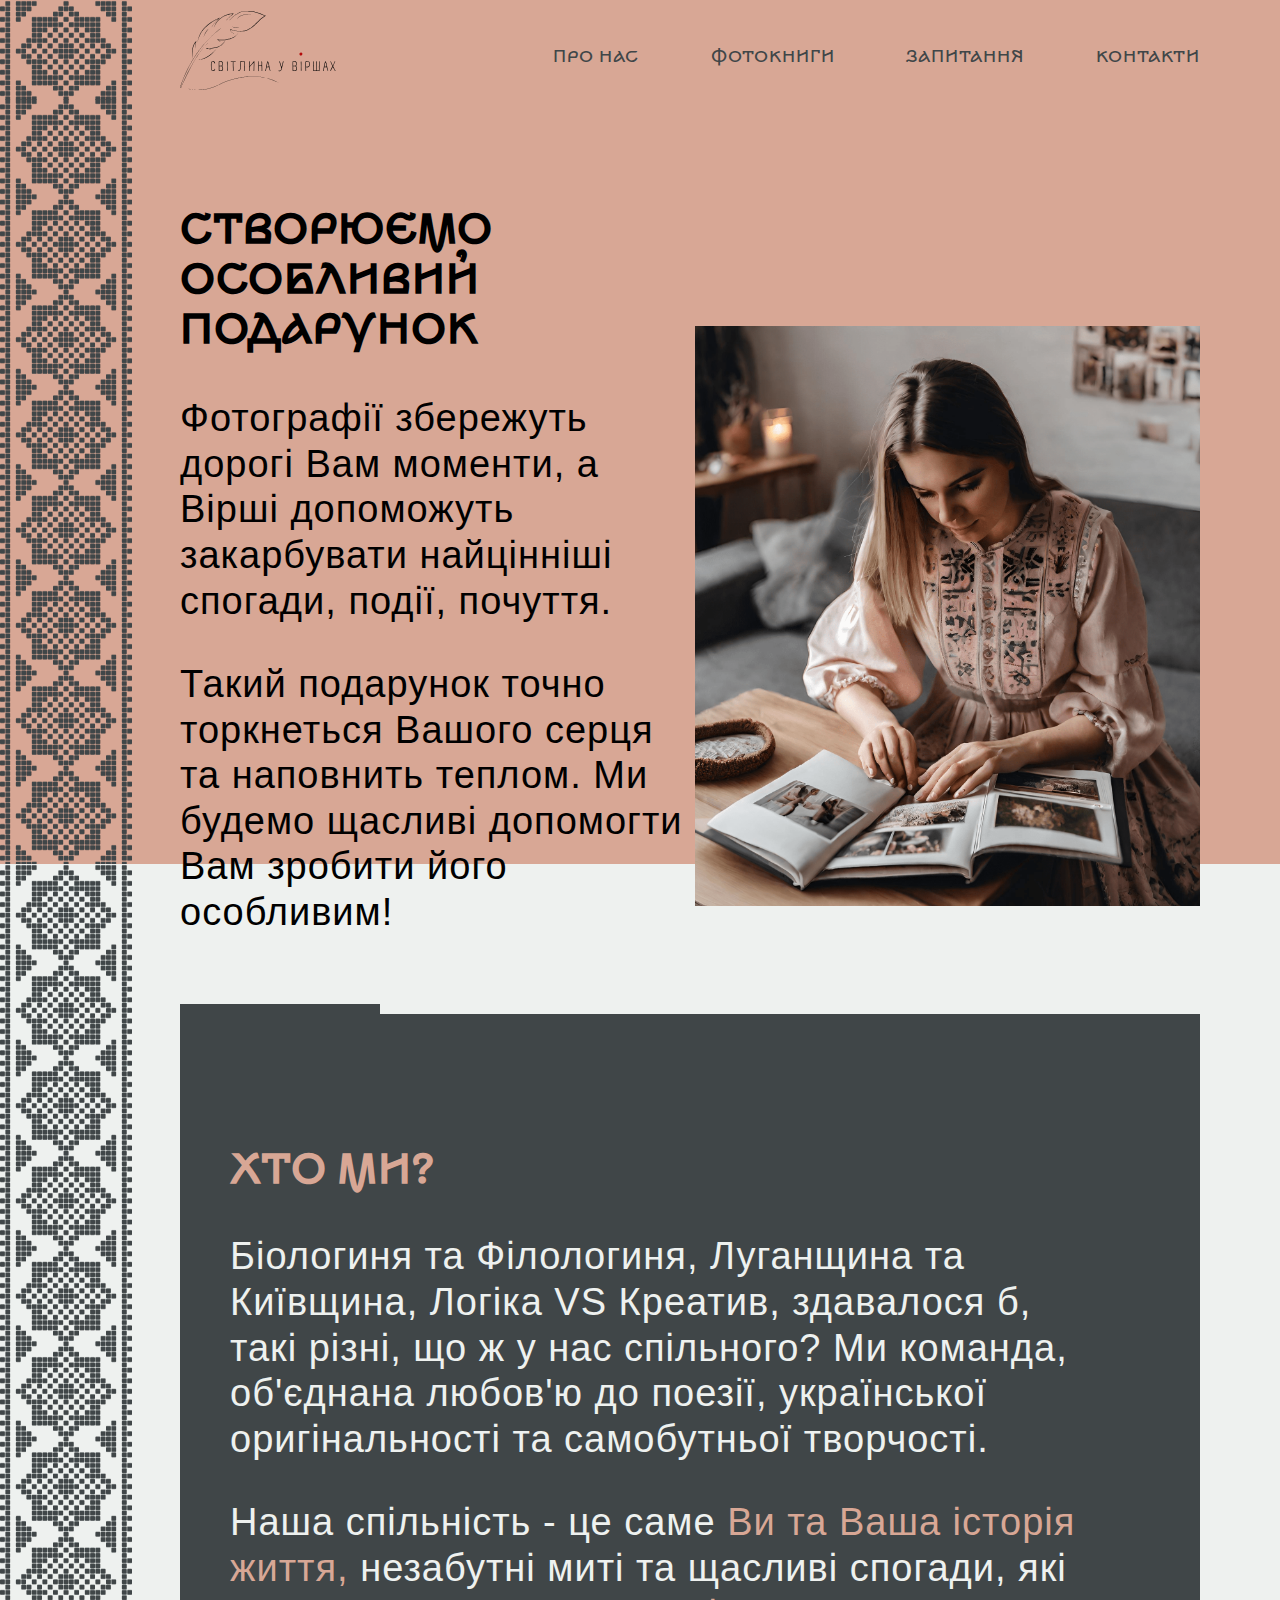
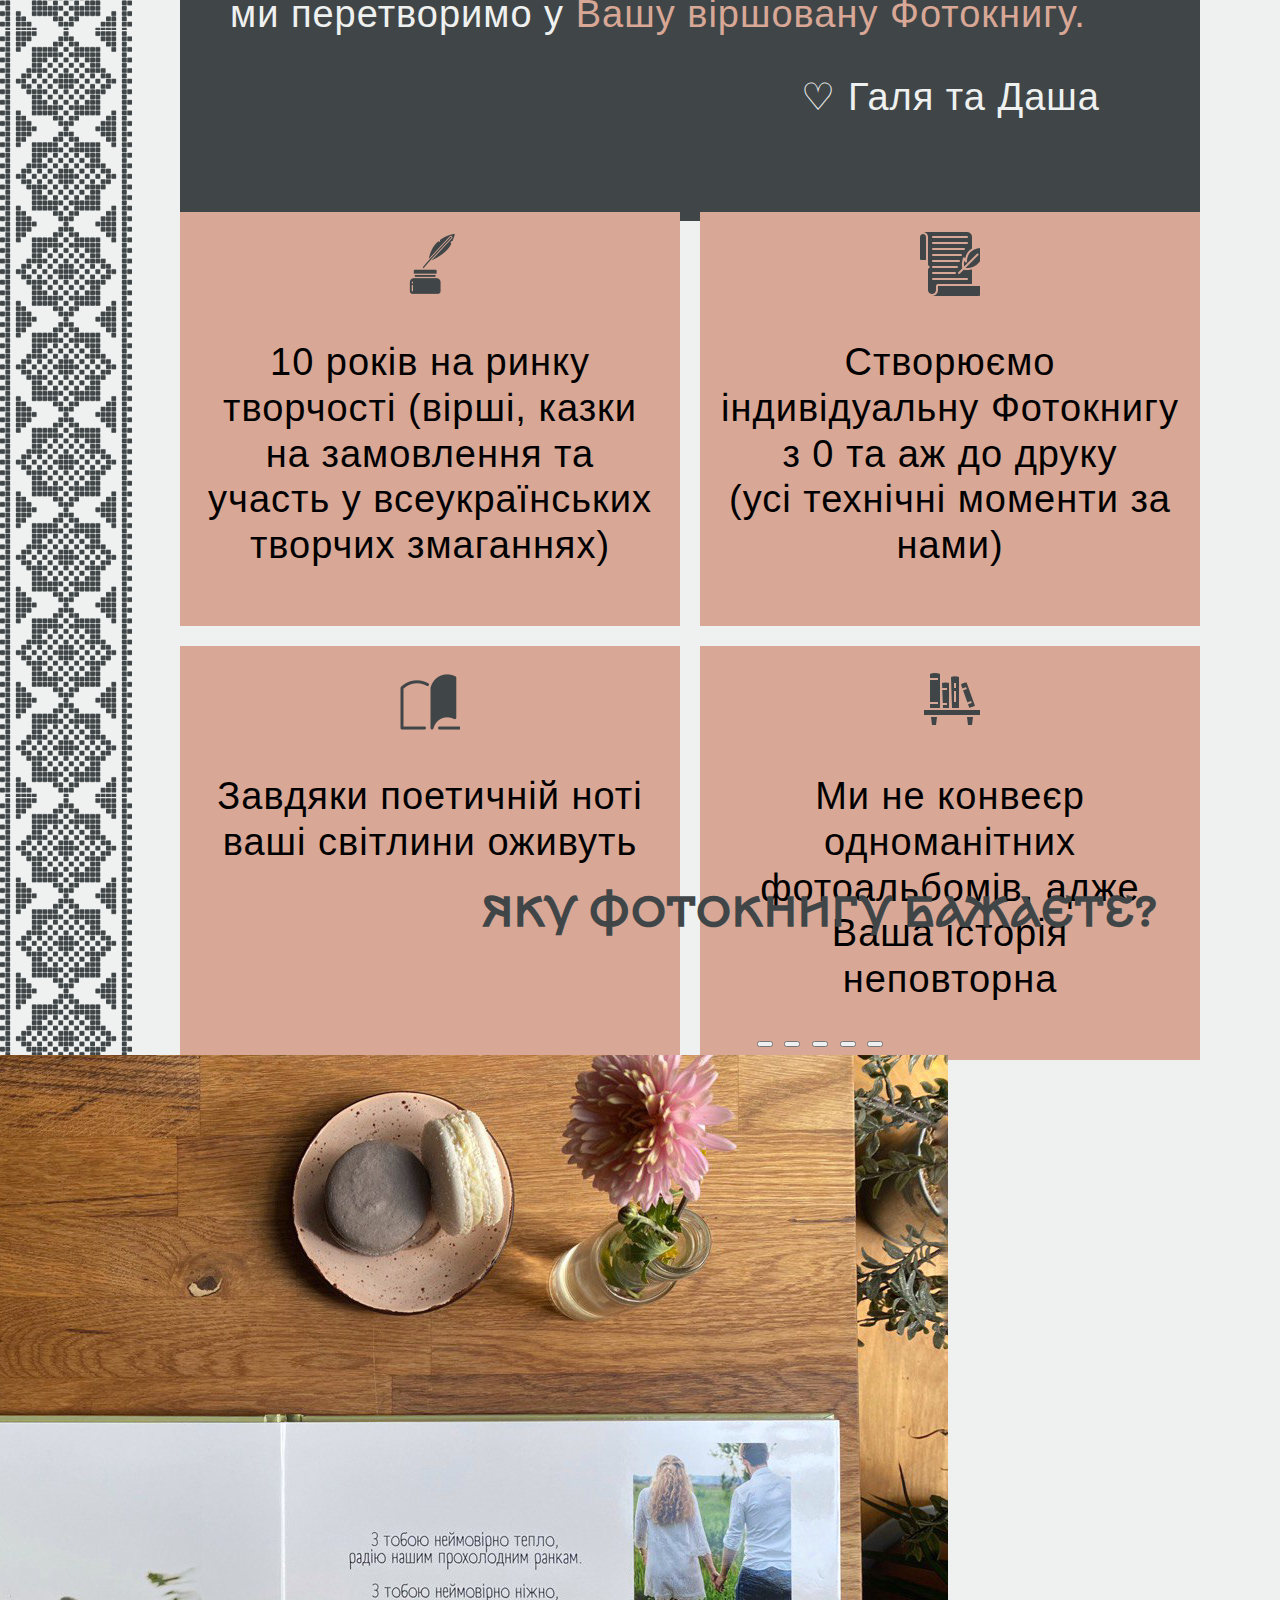
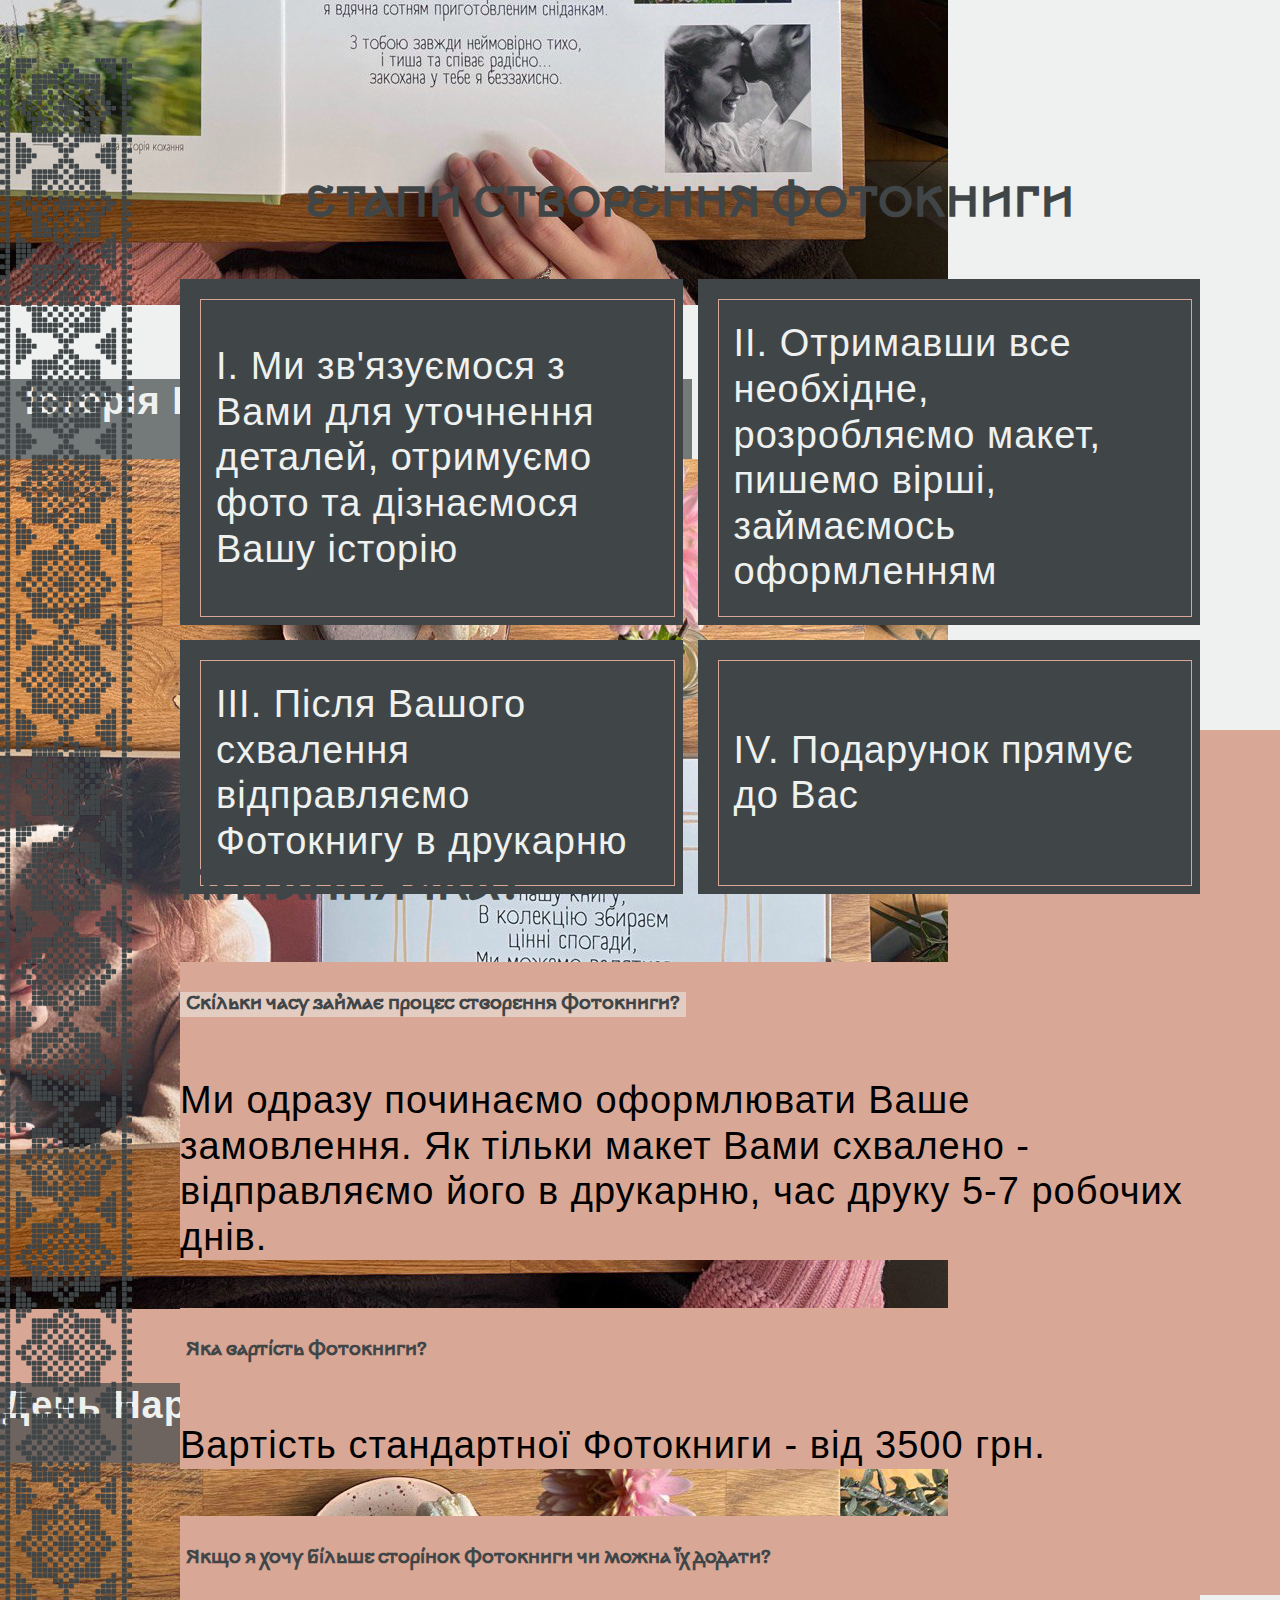
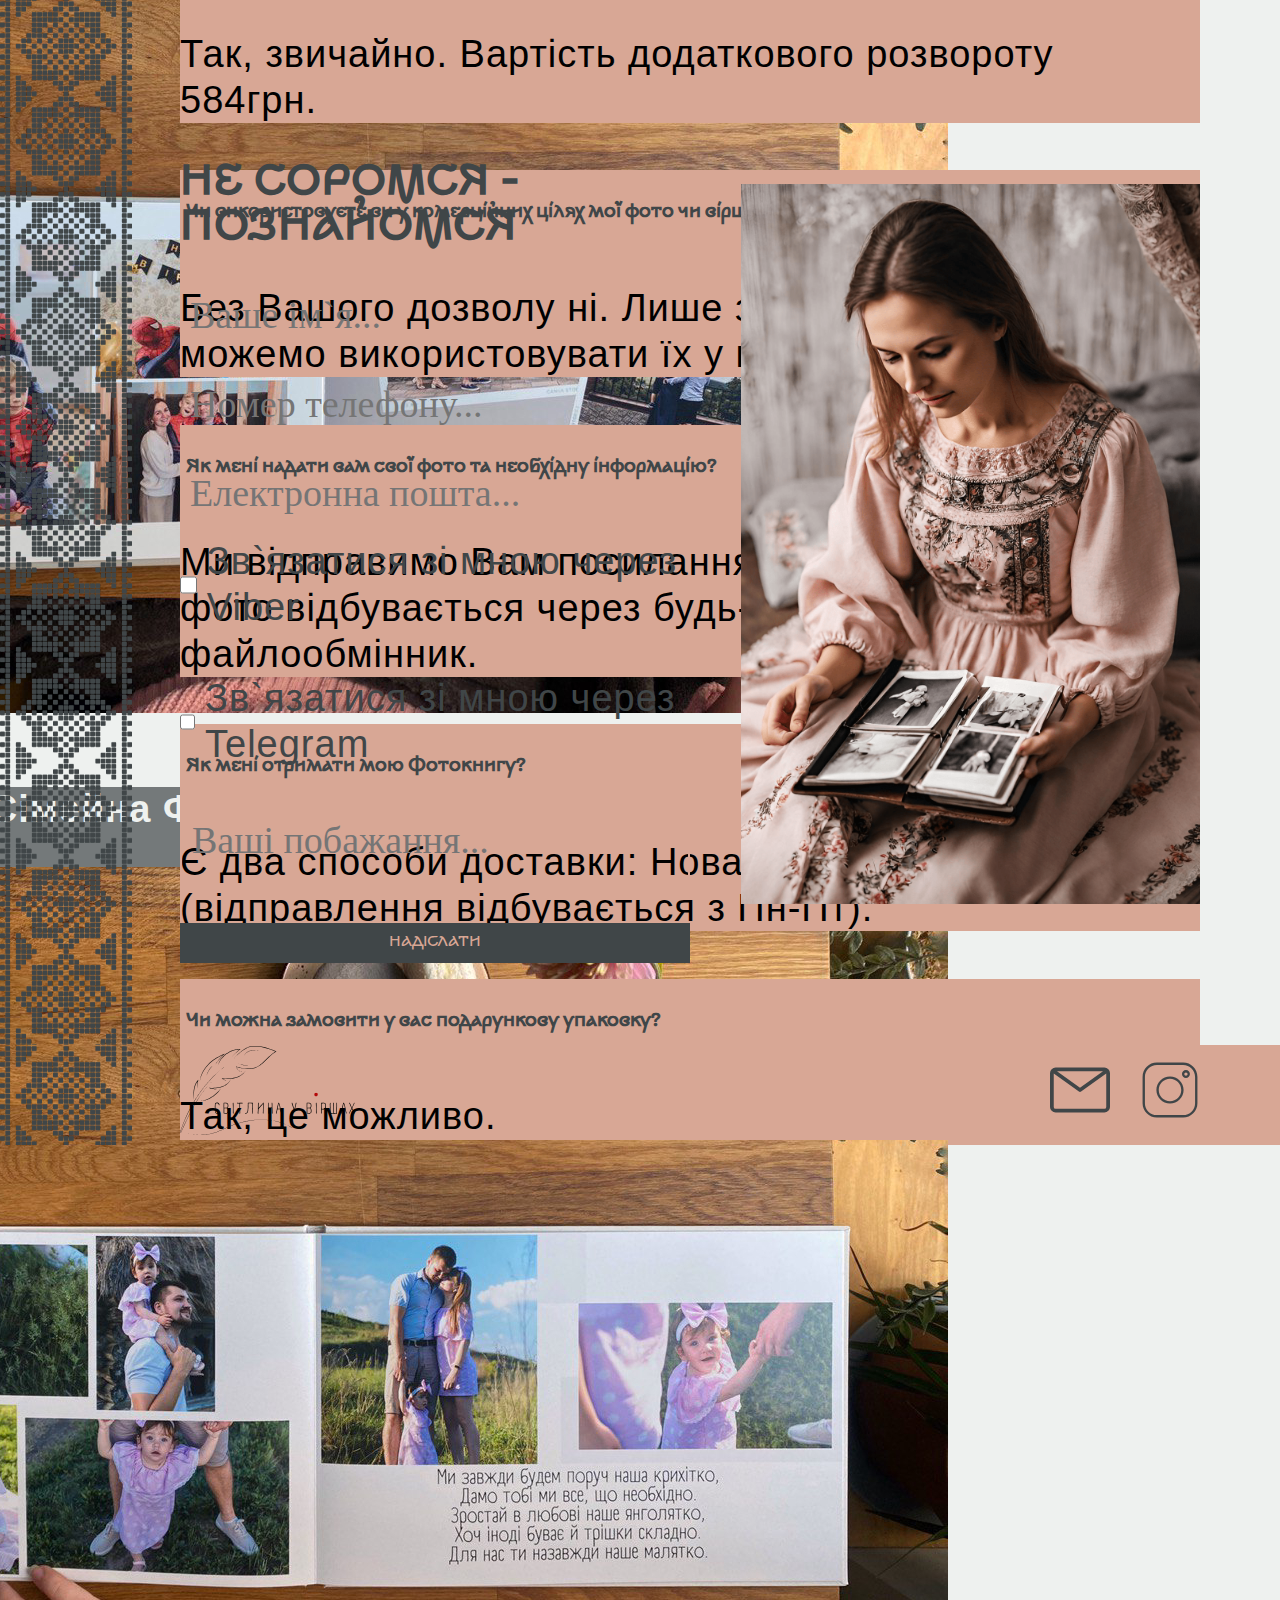
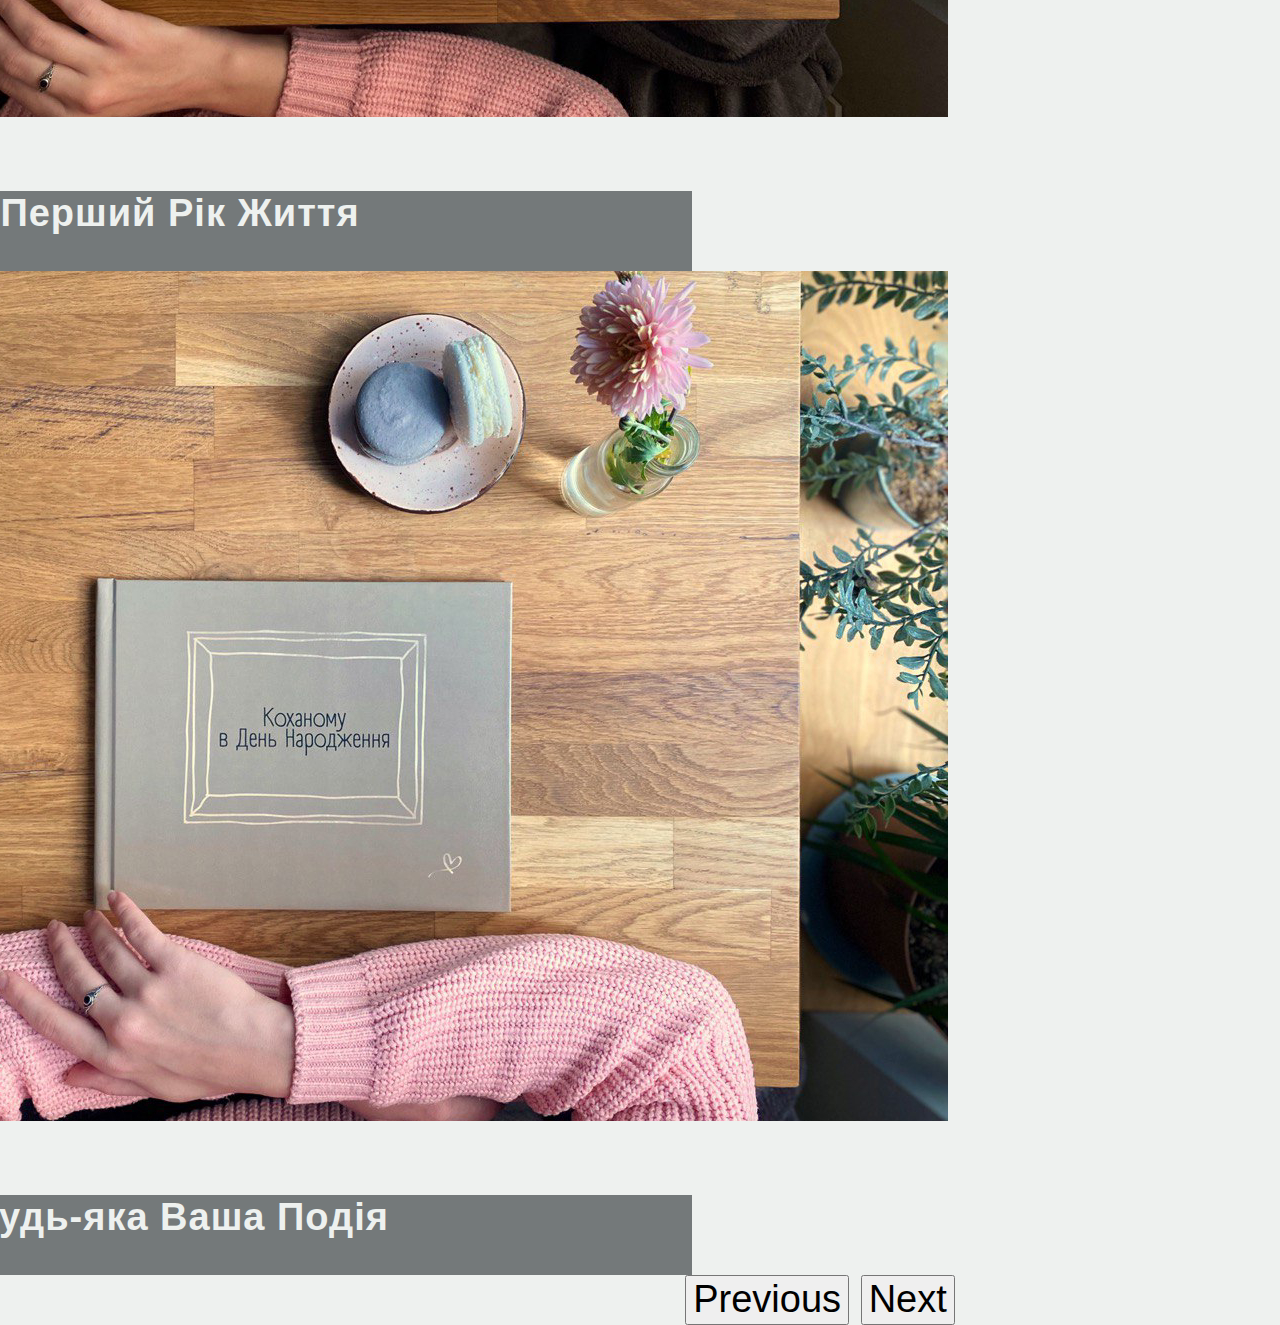
<file: index.html>
<!DOCTYPE html>
<html lang="en">

<head>
  <meta charset="UTF-8">
  <meta http-equiv="X-UA-Compatible" content="IE=edge">
  <meta name="viewport" content="width=device-width, initial-scale=1.0">
  <meta property="og:title" content="Віршована Фотокнига">
  <meta property="og:site_name" content="Створюємо неповторний подарунок">
  <meta property="og:url" content="http://www.svitlyna-u-virshah.kyiv.ua">
  <meta property="og:description"
    content="Фотографії збережуть дорогі Вам моменти, а Вірші закарбують спогади, висловлять Ваші почуття.">
  <meta property="og:image" content="./img/background/img1.png">

  <link href="https://fonts.cdnfonts.com/css/a-day-without-sun" rel="stylesheet">
  <link href="https://cdn.jsdelivr.net/npm/bootstrap@5.3.2/dist/css/bootstrap.min.css" rel="stylesheet"
    integrity="sha384-T3c6CoIi6uLrA9TneNEoa7RxnatzjcDSCmG1MXxSR1GAsXEV/Dwwykc2MPK8M2HN" crossorigin="anonymous">
  <script src="https://cdn.jsdelivr.net/npm/bootstrap@5.3.2/dist/js/bootstrap.bundle.min.js"
    integrity="sha384-C6RzsynM9kWDrMNeT87bh95OGNyZPhcTNXj1NW7RuBCsyN/o0jlpcV8Qyq46cDfL" crossorigin="anonymous">
    </script>
  <link rel="stylesheet" href="./css/style.css">
  <title>Світлина у Віршах</title>
  <link rel="shortcut icon" type="image/svg" href="./img/icons/favicon.ico" />
</head>

<body class="body">

  <header class="header">
    <div class="header__content">

      <div class="ornament header__ornament"></div>

      <div class="header__logo">
        <img src="./img/icons/Logo.svg" alt="Logo">
      </div>

      <nav class="header__nav">
        <ul class="header__list">
          <li class="header__list-item"><a class="header__list-link" href="#about_id">Про Нас</a></li>
          <li class="header__list-item"><a class="header__list-link" href="#books_id">Фотокниги</a></li>
          <li class="header__list-item"><a class="header__list-link" href="#questions_id">Запитання</a></li>
          <li class="header__list-item"><a class="header__list-link last-link" href="#contacts_id">Контакти</a></li>
        </ul>
      </nav>

      <input type="checkbox" id="checkbox" class="checkbox visuallyHidden">
      <label for="checkbox">
        <div class="hamburger">
          <span class="bar bar1"></span>
          <span class="bar bar2"></span>
          <span class="bar bar3"></span>
          <span class="bar bar4"></span>
        </div>
      </label>

    </div>
  </header>

  <section class="intro">
    <div class="intro__content">

      <div class="ornament intro__ornament"></div>

      <div class="intro__main">
        <div class="intro__info">
          <h1 class="intro__title">СТВОРЮЄМО ОСОБЛИВИЙ ПОДАРУНОК</h1>

          <p class="intro__text">Фотографії збережуть дорогі Вам моменти, а Вірші
            допоможуть закарбувати найцінніші спогади, події, почуття.
          </p>
          <p class="intro__text">
            Такий подарунок точно торкнеться Вашого серця та
            наповнить теплом. Ми будемо щасливі допомогти Вам зробити його особливим!
          </p>

          <a
            href="https://docs.google.com/forms/d/e/1FAIpQLSfr_bffmgxulrQyxigS8-LlvBNp29y5viiOkdrIyX8r8teeww/viewform?usp=sf_link">
            <button class="intro__btn button">Замовити</button>
          </a>
        </div>

        <div class="intro__img"></div>
      </div>


    </div>
  </section>

  <section class="about" id="about_id">
    <div class="about__content">
      <div class="about__ornament ornament"></div>

      <div class="about__block">
        <div class="about__info">
          <h2 class="about__title title">Хто ми?</h2>
          <p class="about__text">
            Біологиня та Філологиня, Луганщина та Київщина, Логіка VS Креатив, здавалося б, такі різні, що ж у нас
            спільного?
            Ми команда, об'єднана любов'ю до поезії, української оригінальності та самобутньої творчості.
          </p>
          <p class="about__text">
            Наша спільність - це саме <span class="color-text">Ви та Ваша історія життя,</span> незабутні миті та
            щасливі спогади, які ми перетворимо у <span class="color-text">Вашу
              віршовану Фотокнигу.</span>
          </p>
          <p class="about__text">&#x2661; Галя та Даша</p>
        </div>

      </div>

    </div>
  </section>

  <section class="why">
    <div class="why__content">
      <div class="why__ornament ornament"></div>

      <div class="why__block">
        <h2 class="title">Чому обирають саме нас?</h2>

        <div class="why__grid">
          <div class="why__grid-item">
            <div class="why__grid-icon why__icon1"></div>
            <p class="why__grid-text"><span class="color-text_lined">10 років на ринку творчості</span> (вірші, казки на
              замовлення та участь у всеукраїнських творчих змаганнях)</p>
          </div>

          <div class="why__grid-item">
            <div class="why__grid-icon why__icon2"></div>
            <p class="why__grid-text">Створюємо <span class="color-text_lined">індивідуальну Фотокнигу</span> з 0 та аж
              до друку <br>(усі технічні моменти за нами)</p>
          </div>

          <div class="why__grid-item">
            <div class="why__grid-icon why__icon3"></div>
            <p class="why__grid-text">Завдяки поетичній ноті ваші світлини <span class="color-text_lined">
                оживуть</span></p>
          </div>

          <div class="why__grid-item">
            <div class="why__grid-icon why__icon4"></div>
            <p class="why__grid-text">Ми не конвеєр одноманітних фотоальбомів, адже <span class="color-text_lined">Ваша
                історія неповторна</span></p>
          </div>
        </div>
      </div>
    </div>
  </section>

  <section class="books" id="books_id">
    <div class="books__content">
      <div class="books__ornament ornament"></div>

      <div class="books__slider">
        <h2 class="books__title title">Яку Фотокнигу бажаєте?</h2>

        <div id="carouselExampleCaptions" class="carousel slide" data-bs-touch="true">
          <div class="carousel-indicators">
            <button type="button" data-bs-target="#carouselExampleCaptions" data-bs-slide-to="0" class="active"
              aria-current="true" aria-label="Slide 1"></button>
            <button type="button" data-bs-target="#carouselExampleCaptions" data-bs-slide-to="1"
              aria-label="Slide 2"></button>
            <button type="button" data-bs-target="#carouselExampleCaptions" data-bs-slide-to="2"
              aria-label="Slide 3"></button>
            <button type="button" data-bs-target="#carouselExampleCaptions" data-bs-slide-to="3"
              aria-label="Slide 4"></button>
            <button type="button" data-bs-target="#carouselExampleCaptions" data-bs-slide-to="4"
              aria-label="Slide 5"></button>
            <!-- <button type="button" data-bs-target="#carouselExampleCaptions" data-bs-slide-to="5" 
            aria-label="Slide 6"></button> -->
          </div>
          <div class="carousel-inner">


            <div class="carousel-item active">
              <a href="books/loveStory.html">
                <img src="./img/photobooks/LoveStory/img1.jpg" class="d-block w-100" alt="...">
              </a>
              <!-- <img src="./img/photobooks/LoveStory/img1.jpg" class="d-block w-100" alt="..."> -->
              <div class="carousel-caption d-md-block">
                <h5><a class="books__link" href="books/loveStory.html">Історія Кохання</a></h5>
                <!-- <p>Some representative placeholder content for the second slide.</p> -->
              </div>
            </div>

            <div class="carousel-item">
              <a href="books/happyBirthday.html">
                <img src="./img/photobooks/HappyBirthday/img1.jpg" class="d-block w-100" alt="...">
              </a>
              <!-- <img src="./img/photobooks/HappyBirthday/img1.jpg" class="d-block w-100" alt="..."> -->
              <div class="carousel-caption d-md-block">
                <h5><a class="books__link" href="books/happyBirthday.html">День Народження</a></h5>
                <!-- <p>Some representative placeholder content for the third slide.</p> -->
              </div>
            </div>

            <div class="carousel-item">
              <a href="books/familyBook.html">
                <img src="./img/photobooks/FamilyBook/img1.jpg" class="d-block w-100" alt="...">
              </a>
              <!-- <img src="./img/photobooks/FamilyBook/img1.jpg" class="d-block w-100" alt="..."> -->
              <div class="carousel-caption d-md-block">
                <h5><a class="books__link" href="books/familyBook.html">Сімейна Фотокнига</a></h5>
                <!-- <p>Some representative placeholder content for the third slide.</p> -->
              </div>
            </div>

            <!-- <div class="carousel-item">
              <img src="./img/photobooks/HappyBirthday/" class="d-block w-100" alt="...">
              <div class="carousel-caption d-md-block">
                <h5><a class="books__link" href="books/forHimHer.html">Фотокнига Для Вашої Половинки</a></h5>
              </div>
            </div> -->
            <div class="carousel-item">
              <a href="books/firstYear.html">
                <img src="./img/photobooks/FirstYear/img1.jpg" class="d-block w-100" alt="...">
              </a>
              <!-- <img src="./img/photobooks/FirstYear/img1.jpg" class="d-block w-100" alt="..."> -->
              <div class="carousel-caption d-md-block">
                <h5><a class="books__link" href="books/firstYear.html">Перший Рік Життя</a></h5>
                <!-- <p>Some representative placeholder content for the first slide.</p> -->
              </div>
            </div>

            <div class="carousel-item">
              <a href="books/other.html">
                <img src="./img/photobooks/General/img-1.jpg" class="d-block w-100" alt="...">
              </a>
              <!-- <img src="./img/photobooks/General/img-1.jpg" class="d-block w-100" alt="..."> -->
              <div class="carousel-caption d-md-block">
                <h5><a class="books__link" href="books/other.html">Будь-яка Ваша Подія</a></h5>
                <!-- <p>Some representative placeholder content for the third slide.</p> -->
              </div>
            </div>
          </div>
          <button class="carousel-control-prev" type="button" data-bs-target="#carouselExampleCaptions"
            data-bs-slide="prev">
            <span class="carousel-control-prev-icon" aria-hidden="true"></span>
            <span class="visually-hidden">Previous</span>
          </button>
          <button class="carousel-control-next" type="button" data-bs-target="#carouselExampleCaptions"
            data-bs-slide="next">
            <span class="carousel-control-next-icon" aria-hidden="true"></span>
            <span class="visually-hidden">Next</span>
          </button>
        </div>

      </div>
    </div>
  </section>

  <section class="how">
    <div class="how__content">
      <div class="how__ornament ornament"></div>

      <div class="how__block">
        <h2 class="how__title title">Етапи створення Фотокниги</h2>

        <div class="how__grid">
          <div class="how__grid-item">
            <div class="how__grid-frame">
              <p>I. Ми зв'язуємося з Вами для уточнення деталей, отримуємо фото та дізнаємося Вашу
                історію
              </p>
            </div>
          </div>
          <div class="how__grid-item">
            <div class="how__grid-frame">
              <p>II. Отримавши все необхідне, розробляємо макет, пишемо вірші, займаємось оформленням</p>
            </div>
          </div>
          <div class="how__grid-item">
            <div class="how__grid-frame">
              <p>III. Після Вашого схвалення відправляємо Фотокнигу в друкарню</p>
            </div>
          </div>
          <div class="how__grid-item">
            <div class="how__grid-frame">
              <p>IV. Подарунок прямує до Вас</p>
            </div>
          </div>
        </div>
      </div>
    </div>
  </section>

  <section class="questions" id="questions_id">
    <div class="questions__content">
      <div class="questions__ornament ornament"></div>

      <div class="questions__info">
        <h2 class="questions__title title">Питаннячка?</h2>

        <div class="questions__block">

          <div class="accordion" id="accordionExample">
            <div class="accordion-item questions__list-item">
              <h2 class="accordion-header">
                <button class="accordion-button questions__btn" type="button" data-bs-toggle="collapse"
                  data-bs-target="#collapseOne" aria-expanded="true" aria-controls="collapseOne">
                  Скільки часу займає процес створення Фотокниги?
                </button>
              </h2>
              <div id="collapseOne" class="accordion-collapse collapse show" data-bs-parent="#accordionExample">
                <div class="accordion-body">
                  Ми одразу починаємо оформлювати Ваше замовлення. Як тільки макет Вами схвалено - відправляємо
                  його в друкарню, час друку 5-7 робочих
                  днів.
                </div>
              </div>
            </div>


            <div class="accordion-item questions__list-item">
              <h2 class="accordion-header">
                <button class="accordion-button collapsed questions__btn" type="button" data-bs-toggle="collapse"
                  data-bs-target="#collapseTwo" aria-expanded="false" aria-controls="collapseTwo">
                  Яка вартість Фотокниги?
                </button>
              </h2>
              <div id="collapseTwo" class="accordion-collapse collapse" data-bs-parent="#accordionExample">
                <div class="accordion-body">
                  Вартість стандартної Фотокниги - від 3500 грн.
                </div>
              </div>
            </div>


            <div class="accordion-item questions__list-item">
              <h2 class="accordion-header">
                <button class="accordion-button collapsed questions__btn" type="button" data-bs-toggle="collapse"
                  data-bs-target="#collapseThree" aria-expanded="false" aria-controls="collapseThree">
                  Якщо я хочу більше сторінок Фотокниги чи можна їх додати?
                </button>
              </h2>
              <div id="collapseThree" class="accordion-collapse collapse" data-bs-parent="#accordionExample">
                <div class="accordion-body">
                  Так, звичайно. Вартість додаткового розвороту 584грн.
                </div>
              </div>
            </div>


            <div class="accordion-item questions__list-item">
              <h2 class="accordion-header">
                <button class="accordion-button collapsed questions__btn" type="button" data-bs-toggle="collapse"
                  data-bs-target="#collapseFour" aria-expanded="false" aria-controls="collapseThree">
                  Чи використовуєте ви у комерційних цілях мої фото чи вірші?
                </button>
              </h2>
              <div id="collapseFour" class="accordion-collapse collapse" data-bs-parent="#accordionExample">
                <div class="accordion-body">
                  Без Вашого дозволу ні. Лише з Вашої згоди, ми можемо використовувати їх у цілях реклами.
                </div>
              </div>
            </div>


            <div class="accordion-item questions__list-item">
              <h2 class="accordion-header">
                <button class="accordion-button collapsed questions__btn" type="button" data-bs-toggle="collapse"
                  data-bs-target="#collapseFive" aria-expanded="false" aria-controls="collapseThree">
                  Як мені надати вам свої фото та необхідну інформацію?
                </button>
              </h2>
              <div id="collapseFive" class="accordion-collapse collapse" data-bs-parent="#accordionExample">
                <div class="accordion-body">
                  Ми відправимо Вам посилання на Гугл-Форму, а збір фото відбувається через будь-який електронний
                  файлообмінник.
                </div>
              </div>
            </div>


            <div class="accordion-item questions__list-item">
              <h2 class="accordion-header">
                <button class="accordion-button collapsed questions__btn" type="button" data-bs-toggle="collapse"
                  data-bs-target="#collapseSix" aria-expanded="false" aria-controls="collapseThree">
                  Як мені отримати мою Фотокнигу?
                </button>
              </h2>
              <div id="collapseSix" class="accordion-collapse collapse" data-bs-parent="#accordionExample">
                <div class="accordion-body">
                  Є два способи доставки: Нова Пошта та Укрпошта (відправлення відбувається з Пн-Пт).
                </div>
              </div>
            </div>

            <div class="accordion-item questions__list-item">
              <h2 class="accordion-header">
                <button class="accordion-button collapsed questions__btn" type="button" data-bs-toggle="collapse"
                  data-bs-target="#collapseSeven" aria-expanded="false" aria-controls="collapseThree">
                  Чи можна замовити у вас подарункову упаковку?
                </button>
              </h2>
              <div id="collapseSeven" class="accordion-collapse collapse" data-bs-parent="#accordionExample">
                <div class="accordion-body">
                  Так, це можливо.
                </div>
              </div>
            </div>



          </div>
        </div>
      </div>
    </div>

  </section>

  <div class="background colored">
    <div class="background__content">
      <div class="background__ornament ornament"></div>
    </div>
  </div>

  <section class="contacts" id="contacts_id">
    <div class="contacts__content">
      <div class="contacts__ornament ornament"></div>

      <div class="contacts__block">
        <div class="contacts__info">
          <h2 class="contacts__title title">Не соромся - познайомся</h2>

          <form class="contacts__form" id="form">
            <input class="contacts__input" type="text" name="Name" required placeholder="Ваше ім`я...">
            <input class="contacts__input" type="tel" name="Phone" required placeholder="Номер телефону...">
            <input class="contacts__input" type="email" name="Email" required placeholder="Електронна пошта...">
            <label>
              <input type="checkbox" name="Viber" value="yes, viber">
              Зв`язатися зі мною через Viber
            </label>
            <br>
            <label>
              <input type="checkbox" name="Telegram" value="yes, telegram">
              Зв`язатися зі мною через Telegram
            </label>


            <input class="contacts__input" type="textarea" name="Message" placeholder="Ваші побажання...">
            <button class="contacts__btn button" id="submit" type="submit">Надіслати</button>
          </form>
        </div>
        <div class="contacts__img"></div>
      </div>
    </div>
  </section>

  <div class="background-contacts">
    <div class="background-contacts__content">
      <div class="background-contacts__ornament ornament"></div>
    </div>
  </div>

  <div class="arrowUp">
    <div class="arrowUp__element"></div>
  </div>

  <div class="dark-background">
    <div class="alert d-flex justify-content-center">
      <h2 class="alert__title  alert__title_hide">Дякуємо, скоро з Вами зв`яжемося &#x2661;</h2>
      <h2 class="error__title  error__title_hide">Нажаль, щось пішло не так :( <br><br> Спробуйте ще раз, або напишіть
        нам в Інстаграм</h2>
      <div class="spinner-border alert__spinner spinner__hide" role="status">
        <span class="visually-hidden">Loading...</span>
      </div>
    </div>
  </div>

  <footer class="footer">
    <div class="footer__content">
      <div class="footer__ornament ornament"></div>

      <div class="footer__block">
        <div class="footer__logo">
          <img src="./img/icons/Logo.svg" alt="Logo">
        </div>

        <!-- <div class="footer__social-icon"><a href="">
            <svg id="Flat" xmlns="http://www.w3.org/2000/svg" viewBox="0 0 256 256">
              <path
                d="M228.646,34.7676a11.96514,11.96514,0,0,0-12.21778-2.0752L31.87109,105.19729a11.99915,11.99915,0,0,0,2.03467,22.93457L84,138.15139v61.833a11.8137,11.8137,0,0,0,7.40771,11.08593,12.17148,12.17148,0,0,0,4.66846.94434,11.83219,11.83219,0,0,0,8.40918-3.5459l28.59619-28.59619L175.2749,217.003a11.89844,11.89844,0,0,0,7.88819,3.00195,12.112,12.112,0,0,0,3.72265-.59082,11.89762,11.89762,0,0,0,8.01319-8.73925L232.5127,46.542A11.97177,11.97177,0,0,0,228.646,34.7676ZM32.2749,116.71877a3.86572,3.86572,0,0,1,2.522-4.07617L203.97217,46.18044,87.07227,130.60769,35.47461,120.28811A3.86618,3.86618,0,0,1,32.2749,116.71877Zm66.55322,86.09375A3.99976,3.99976,0,0,1,92,199.9844V143.72048l35.064,30.85669ZM224.71484,44.7549,187.10107,208.88772a4.0003,4.0003,0,0,1-6.5415,2.10937l-86.1543-75.8164,129.66309-93.645A3.80732,3.80732,0,0,1,224.71484,44.7549Z" />
            </svg>
          </a>
        </div> -->

        <div class="footer__social-icon">
          <a href="mailto:svitlyna.u.virshah@gmail.com">
            <svg data-name="1-Email" xmlns="http://www.w3.org/2000/svg" viewBox="0 0 32 32">
              <path
                d="M29 4H3a3 3 0 0 0-3 3v18a3 3 0 0 0 3 3h26a3 3 0 0 0 3-3V7a3 3 0 0 0-3-3zm-.72 2L16 14.77 3.72 6zM30 25a1 1 0 0 1-1 1H3a1 1 0 0 1-1-1V7.23l13.42 9.58a1 1 0 0 0 1.16 0L30 7.23z" />
            </svg>
          </a>
        </div>

        <div class="footer__social-icon"><a
            href="https://instagram.com/svitlyna_u_virshah?igshid=OGQ5ZDc2ODk2ZA%3D%3D&utm_source=qr">
            <svg height="100%" style="fill-rule:evenodd;clip-rule:evenodd;stroke-linejoin:round;stroke-miterlimit:2;"
              version="1.1" viewBox="0 0 64 64" width="100%" xml:space="preserve" xmlns="http://www.w3.org/2000/svg"
              xmlns:serif="http://www.serif.com/" xmlns:xlink="http://www.w3.org/1999/xlink">
              <g transform="matrix(1,0,0,1,-76,0)">
                <g id="Artboard1" transform="matrix(1,0,0,1,76,0)">
                  <rect height="64" style="fill:none;" width="64" x="0" y="0" />
                  <path
                    d="M61.25,18C61.25,9.583 54.417,2.75 46,2.75L18,2.75C9.583,2.75 2.75,9.583 2.75,18C2.75,18 2.75,46 2.75,46C2.75,54.417 9.583,61.25 18,61.25C18,61.25 46,61.25 46,61.25C54.417,61.25 61.25,54.417 61.25,46C61.25,46 61.25,18 61.25,18ZM58.75,18L58.75,46C58.75,53.037 53.037,58.75 46,58.75L18,58.75C10.963,58.75 5.25,53.037 5.25,46L5.25,18C5.25,10.963 10.963,5.25 18,5.25L46,5.25C53.037,5.25 58.75,10.963 58.75,18Z" />
                  <g transform="matrix(0.779412,0,0,0.779412,-52.1765,7.05882)">
                    <path
                      d="M108,13.396C97.732,13.396 89.396,21.732 89.396,32C89.396,42.268 97.732,50.604 108,50.604C118.268,50.604 126.604,42.268 126.604,32C126.604,21.732 118.268,13.396 108,13.396ZM108,16.604C116.497,16.604 123.396,23.503 123.396,32C123.396,40.497 116.497,47.396 108,47.396C99.503,47.396 92.604,40.497 92.604,32C92.604,23.503 99.503,16.604 108,16.604Z" />
                  </g>
                  <g transform="matrix(0.176471,0,0,0.176471,29.9412,9.35294)">
                    <path
                      d="M108,7.917C94.708,7.917 83.917,18.708 83.917,32C83.917,45.292 94.708,56.083 108,56.083C121.292,56.083 132.083,45.292 132.083,32C132.083,18.708 121.292,7.917 108,7.917ZM108,22.083C113.473,22.083 117.917,26.527 117.917,32C117.917,37.473 113.473,41.917 108,41.917C102.527,41.917 98.083,37.473 98.083,32C98.083,26.527 102.527,22.083 108,22.083Z" />
                  </g>
                </g>
              </g>
            </svg>
          </a>
        </div>
      </div>
    </div>
  </footer>
  <script src="script.js"></script>
</body>

</html>
</file>
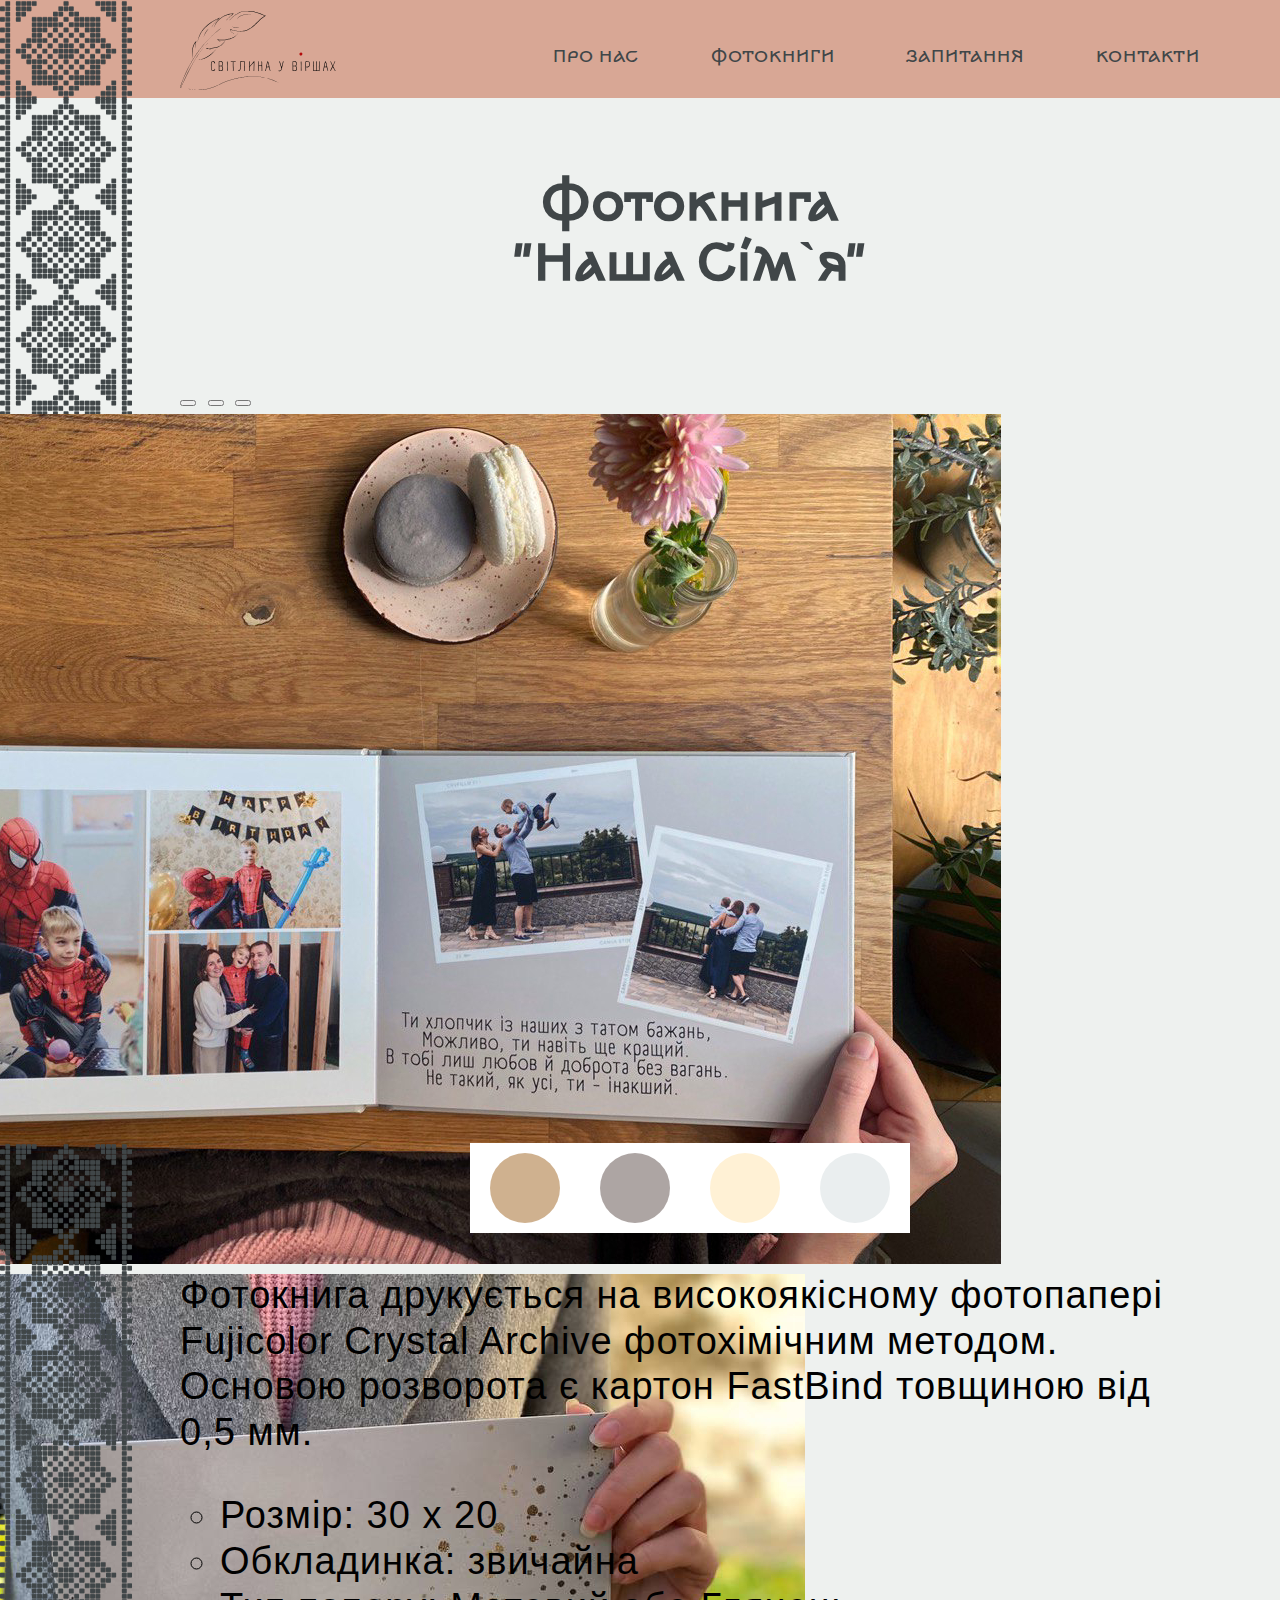
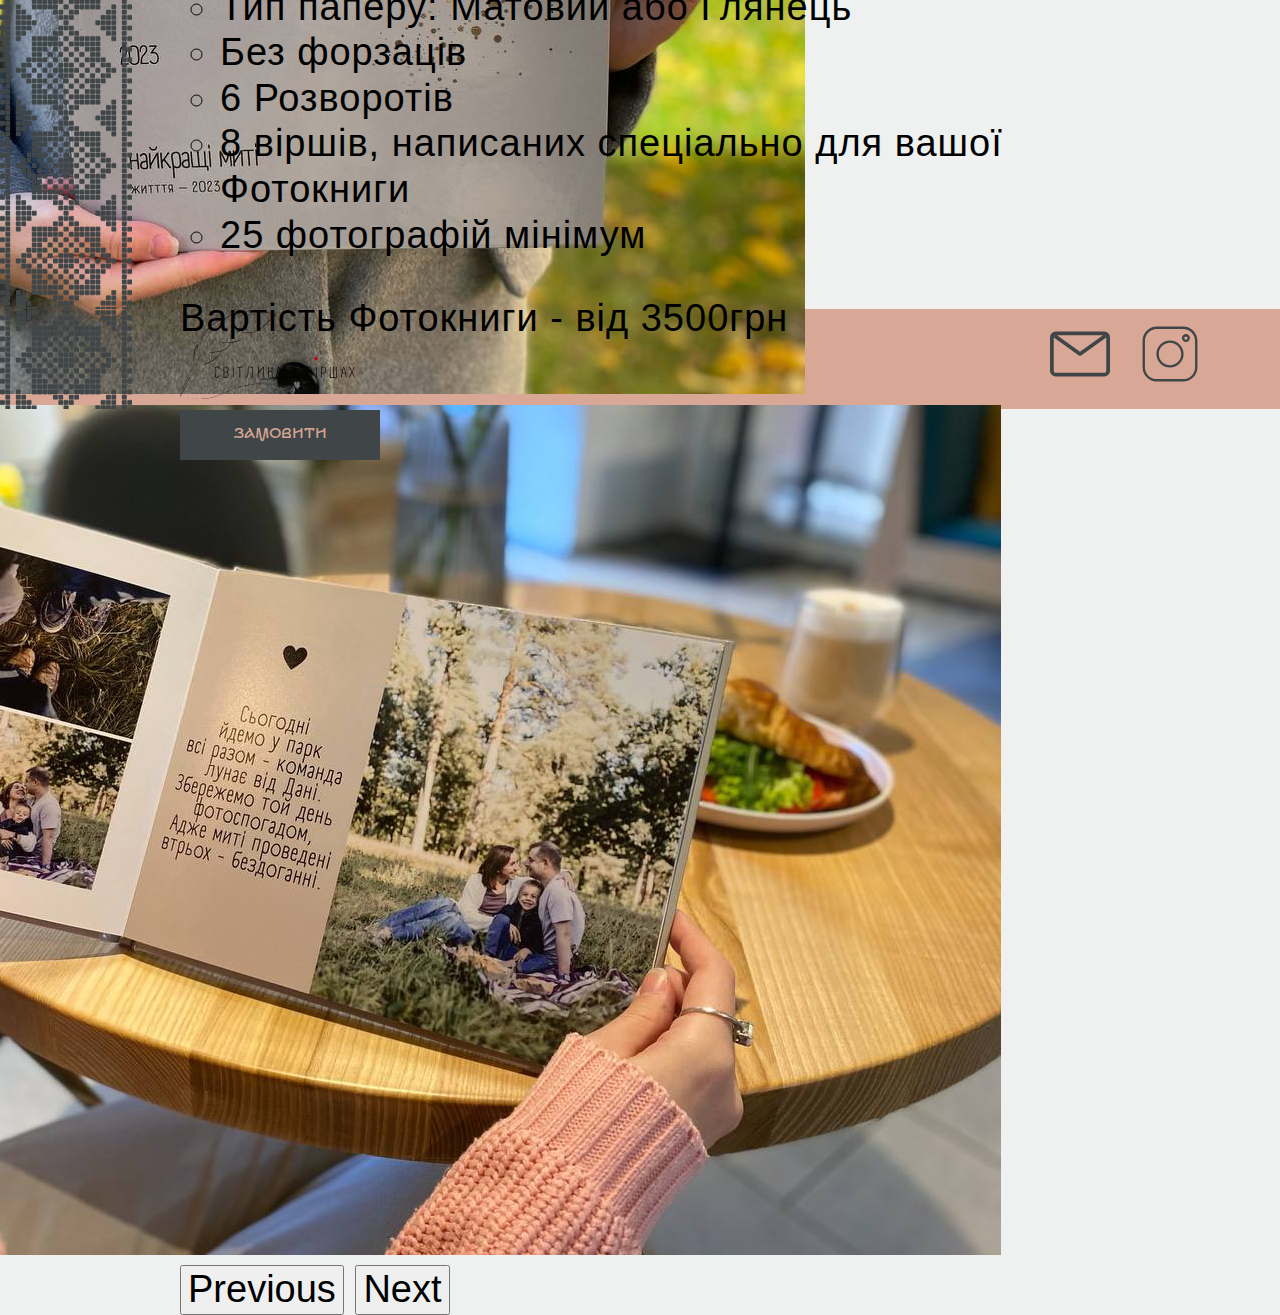
<file: books/familyBook.html>
<!DOCTYPE html>
<html lang="en">
<head>
  <meta charset="UTF-8">
  <meta http-equiv="X-UA-Compatible" content="IE=edge">
  <meta name="viewport" content="width=device-width, initial-scale=1.0">
  <link href="https://fonts.cdnfonts.com/css/a-day-without-sun" rel="stylesheet">
  <link href="https://cdn.jsdelivr.net/npm/bootstrap@5.3.2/dist/css/bootstrap.min.css" rel="stylesheet"
    integrity="sha384-T3c6CoIi6uLrA9TneNEoa7RxnatzjcDSCmG1MXxSR1GAsXEV/Dwwykc2MPK8M2HN" crossorigin="anonymous">
  <script src="https://cdn.jsdelivr.net/npm/bootstrap@5.3.2/dist/js/bootstrap.bundle.min.js"
    integrity="sha384-C6RzsynM9kWDrMNeT87bh95OGNyZPhcTNXj1NW7RuBCsyN/o0jlpcV8Qyq46cDfL" crossorigin="anonymous">
    </script>
    <link rel="stylesheet" href="./book-style.css">
  <title>Світлина у Віршах</title>
  <link rel="shortcut icon" type="image/svg" href="../img/icons/favicon.ico" /></head>
<body class="body">
  <header class="header">
    <div class="header__content">
  
      <div class="ornament header__ornament"></div>
  
      <div class="header__logo">
        <img src="../img/icons/Logo.svg" alt="Logo">
      </div>
  
      <nav class="header__nav">
        <ul class="header__list">
          <li class="header__list-item"><a class="header__list-link" href="../index.html#about_id">Про Нас</a></li>
          <li class="header__list-item"><a class="header__list-link" href="../index.html#books_id">Фотокниги</a></li>
          <li class="header__list-item"><a class="header__list-link" href="../index.html#questions_id">Запитання</a></li>
          <li class="header__list-item"><a class="header__list-link last-link" href="../index.html#contacts_id">Контакти</a></li>
        </ul>
      </nav>
  
      <input type="checkbox" id="checkbox" class="checkbox visuallyHidden">
      <label for="checkbox">
        <div class="hamburger">
          <span class="bar bar1"></span>
          <span class="bar bar2"></span>
          <span class="bar bar3"></span>
          <span class="bar bar4"></span>
        </div>
      </label>
  
    </div>
  </header>

  <section class="slider">
    <div class="slider__content">

      <div class="slider__ornament ornament"></div>

      <div class="slider__carousel">

        <h1 class="slider__title">Фотокнига <br>"Наша Сім`я"</h1>

        <div id="carouselExampleCaptions" class="carousel slide" data-bs-touch="true">
          <div class="carousel-indicators">
            <button type="button" data-bs-target="#carouselExampleCaptions" data-bs-slide-to="0" class="active"
              aria-current="true" aria-label="Slide 1"></button>
            <button type="button" data-bs-target="#carouselExampleCaptions" data-bs-slide-to="1" aria-label="Slide 2"></button>
            <button type="button" data-bs-target="#carouselExampleCaptions" data-bs-slide-to="2" aria-label="Slide 3"></button>
            <!-- <button type="button" data-bs-target="#carouselExampleCaptions" data-bs-slide-to="3" aria-label="Slide 4"></button> -->
            <!-- <button type="button" data-bs-target="#carouselExampleCaptions" data-bs-slide-to="4" aria-label="Slide 5"></button> -->
          </div>
          <div class="carousel-inner">
        
            <div class="carousel-item active">
              <img src="../img/photobooks/FamilyBook/img1.jpg" class="d-block w-100" alt="...">
            </div>

            <div class="carousel-item">
              <img src="../img/photobooks/FamilyBook/img2.jpg" class="d-block w-100" alt="...">
            </div>

            <div class="carousel-item">
              <img src="../img/photobooks/FamilyBook/img3.jpg" class="d-block w-100" alt="...">
            </div>
        
            <!-- <div class="carousel-item">
              <img src="../img/photobooks/album.jpg" class="d-block w-100" alt="...">
            </div> -->
        
            <!-- <div class="carousel-item">
              <img src="../img/photobooks/album.jpg" class="d-block w-100" alt="...">
            </div> -->
          </div>
          <button class="carousel-control-prev" type="button" data-bs-target="#carouselExampleCaptions" data-bs-slide="prev">
            <span class="carousel-control-prev-icon" aria-hidden="true"></span>
            <span class="visually-hidden">Previous</span>
          </button>
          <button class="carousel-control-next" type="button" data-bs-target="#carouselExampleCaptions" data-bs-slide="next">
            <span class="carousel-control-next-icon" aria-hidden="true"></span>
            <span class="visually-hidden">Next</span>
          </button>
        </div>
      </div>
    </div>
  </section>

  <section class="intro">
    <div class="intro__content">
  
      <div class="ornament intro__ornament"></div>

      <div class="intro__info">

        <div class="intro__colors">
          <div class="intro__color family__color-1"></div>
          <div class="intro__color family__color-2"></div>
          <div class="intro__color family__color-3"></div>
          <div class="intro__color family__color-4"></div>
        </div>
        
        <p>
          Фотокнига друкується на високоякісному фотопапері Fujicolor Crystal Archive фотохімічним методом.<br>
          Основою розворота є картон FastBind товщиною від 0,5 мм.
        </p>


          <ul class="intro__list">
            <li class="intro__list-item">Розмір: 30 х 20</li>
            <li class="intro__list-item">Обкладинка: звичайна</li>
            <li class="intro__list-item">Тип паперу: Матовий або Глянець</li>
            <li class="intro__list-item">Без форзаців</li>
            <li class="intro__list-item">6 Розворотів</li>
            <li class="intro__list-item">8 віршів, написаних спеціально для вашої Фотокниги</li>
            <li class="intro__list-item">25 фотографій мінімум</li>
          </ul>

          <p class="price">Вартість Фотокниги - від 3500грн</p>
        
          <a
            href="https://docs.google.com/forms/d/e/1FAIpQLScESdWuw3Ri9lKF6uglx34GcU3bSJoeQjLHIkJBX4Nv_TIuSw/viewform?usp=sf_link">
            <button class="intro__btn button">Замовити</button>
          </a>
      </div>
  
  
    </div>
  </section>

  
  <footer class="footer">
    <div class="footer__content">
      <div class="footer__ornament ornament"></div>
  
      <div class="footer__block">
        <div class="footer__logo">
          <img src="../img/icons/Logo.svg" alt="Logo">
        </div>
  
        <!-- <div class="footer__social-icon"><a href="">
              <svg id="Flat" xmlns="http://www.w3.org/2000/svg" viewBox="0 0 256 256">
                <path
                  d="M228.646,34.7676a11.96514,11.96514,0,0,0-12.21778-2.0752L31.87109,105.19729a11.99915,11.99915,0,0,0,2.03467,22.93457L84,138.15139v61.833a11.8137,11.8137,0,0,0,7.40771,11.08593,12.17148,12.17148,0,0,0,4.66846.94434,11.83219,11.83219,0,0,0,8.40918-3.5459l28.59619-28.59619L175.2749,217.003a11.89844,11.89844,0,0,0,7.88819,3.00195,12.112,12.112,0,0,0,3.72265-.59082,11.89762,11.89762,0,0,0,8.01319-8.73925L232.5127,46.542A11.97177,11.97177,0,0,0,228.646,34.7676ZM32.2749,116.71877a3.86572,3.86572,0,0,1,2.522-4.07617L203.97217,46.18044,87.07227,130.60769,35.47461,120.28811A3.86618,3.86618,0,0,1,32.2749,116.71877Zm66.55322,86.09375A3.99976,3.99976,0,0,1,92,199.9844V143.72048l35.064,30.85669ZM224.71484,44.7549,187.10107,208.88772a4.0003,4.0003,0,0,1-6.5415,2.10937l-86.1543-75.8164,129.66309-93.645A3.80732,3.80732,0,0,1,224.71484,44.7549Z" />
              </svg>
            </a>
          </div> -->
  
        <div class="footer__social-icon">
          <a href="mailto:svitlyna.u.virshah@gmail.com">
            <svg data-name="1-Email" xmlns="http://www.w3.org/2000/svg" viewBox="0 0 32 32">
              <path
                d="M29 4H3a3 3 0 0 0-3 3v18a3 3 0 0 0 3 3h26a3 3 0 0 0 3-3V7a3 3 0 0 0-3-3zm-.72 2L16 14.77 3.72 6zM30 25a1 1 0 0 1-1 1H3a1 1 0 0 1-1-1V7.23l13.42 9.58a1 1 0 0 0 1.16 0L30 7.23z" />
            </svg>
          </a>
        </div>
  
        <div class="footer__social-icon"><a
            href="https://instagram.com/svitlyna_u_virshah?igshid=OGQ5ZDc2ODk2ZA%3D%3D&utm_source=qr">
            <svg height="100%" style="fill-rule:evenodd;clip-rule:evenodd;stroke-linejoin:round;stroke-miterlimit:2;"
              version="1.1" viewBox="0 0 64 64" width="100%" xml:space="preserve" xmlns="http://www.w3.org/2000/svg"
              xmlns:serif="http://www.serif.com/" xmlns:xlink="http://www.w3.org/1999/xlink">
              <g transform="matrix(1,0,0,1,-76,0)">
                <g id="Artboard1" transform="matrix(1,0,0,1,76,0)">
                  <rect height="64" style="fill:none;" width="64" x="0" y="0" />
                  <path
                    d="M61.25,18C61.25,9.583 54.417,2.75 46,2.75L18,2.75C9.583,2.75 2.75,9.583 2.75,18C2.75,18 2.75,46 2.75,46C2.75,54.417 9.583,61.25 18,61.25C18,61.25 46,61.25 46,61.25C54.417,61.25 61.25,54.417 61.25,46C61.25,46 61.25,18 61.25,18ZM58.75,18L58.75,46C58.75,53.037 53.037,58.75 46,58.75L18,58.75C10.963,58.75 5.25,53.037 5.25,46L5.25,18C5.25,10.963 10.963,5.25 18,5.25L46,5.25C53.037,5.25 58.75,10.963 58.75,18Z" />
                  <g transform="matrix(0.779412,0,0,0.779412,-52.1765,7.05882)">
                    <path
                      d="M108,13.396C97.732,13.396 89.396,21.732 89.396,32C89.396,42.268 97.732,50.604 108,50.604C118.268,50.604 126.604,42.268 126.604,32C126.604,21.732 118.268,13.396 108,13.396ZM108,16.604C116.497,16.604 123.396,23.503 123.396,32C123.396,40.497 116.497,47.396 108,47.396C99.503,47.396 92.604,40.497 92.604,32C92.604,23.503 99.503,16.604 108,16.604Z" />
                  </g>
                  <g transform="matrix(0.176471,0,0,0.176471,29.9412,9.35294)">
                    <path
                      d="M108,7.917C94.708,7.917 83.917,18.708 83.917,32C83.917,45.292 94.708,56.083 108,56.083C121.292,56.083 132.083,45.292 132.083,32C132.083,18.708 121.292,7.917 108,7.917ZM108,22.083C113.473,22.083 117.917,26.527 117.917,32C117.917,37.473 113.473,41.917 108,41.917C102.527,41.917 98.083,37.473 98.083,32C98.083,26.527 102.527,22.083 108,22.083Z" />
                  </g>
                </g>
              </g>
            </svg>
          </a>
        </div>
      </div>
    </div>
  </footer>
  <script src="./book-script.js"></script>
</body>
</html>
</file>
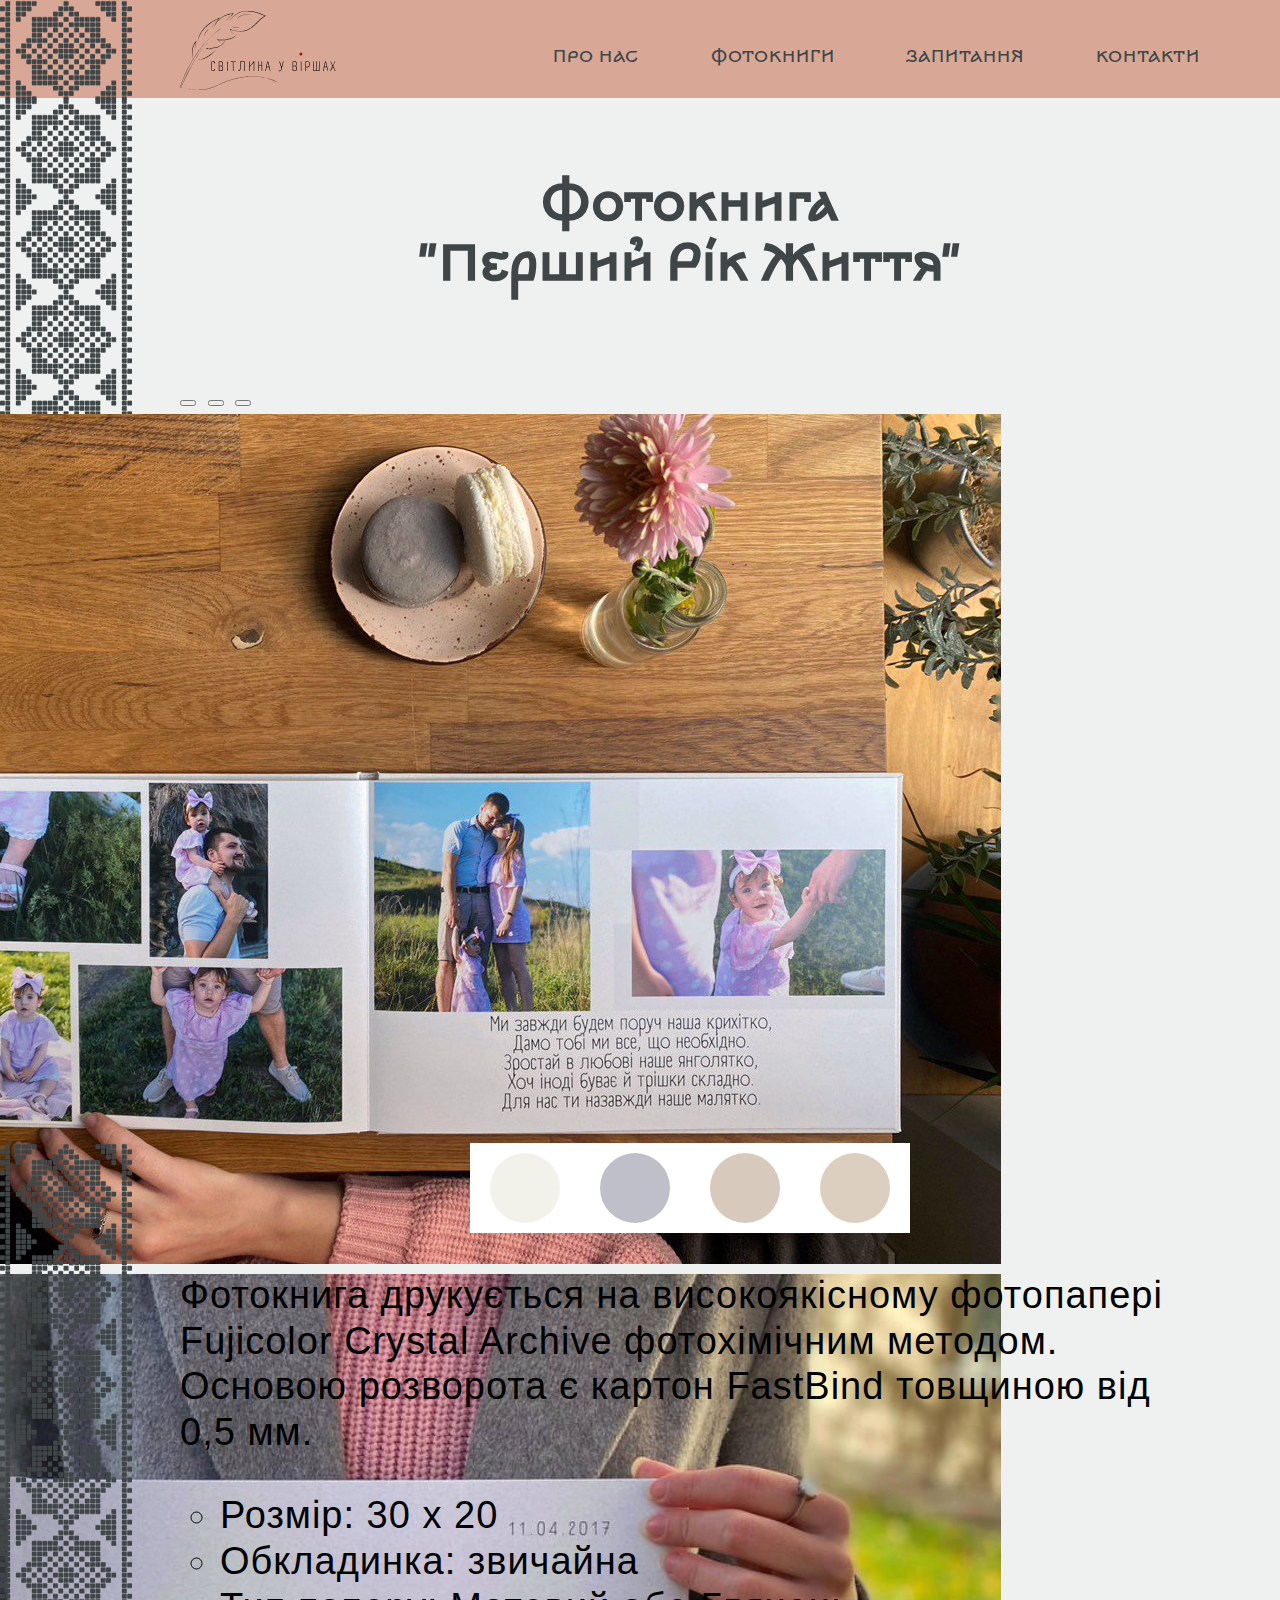
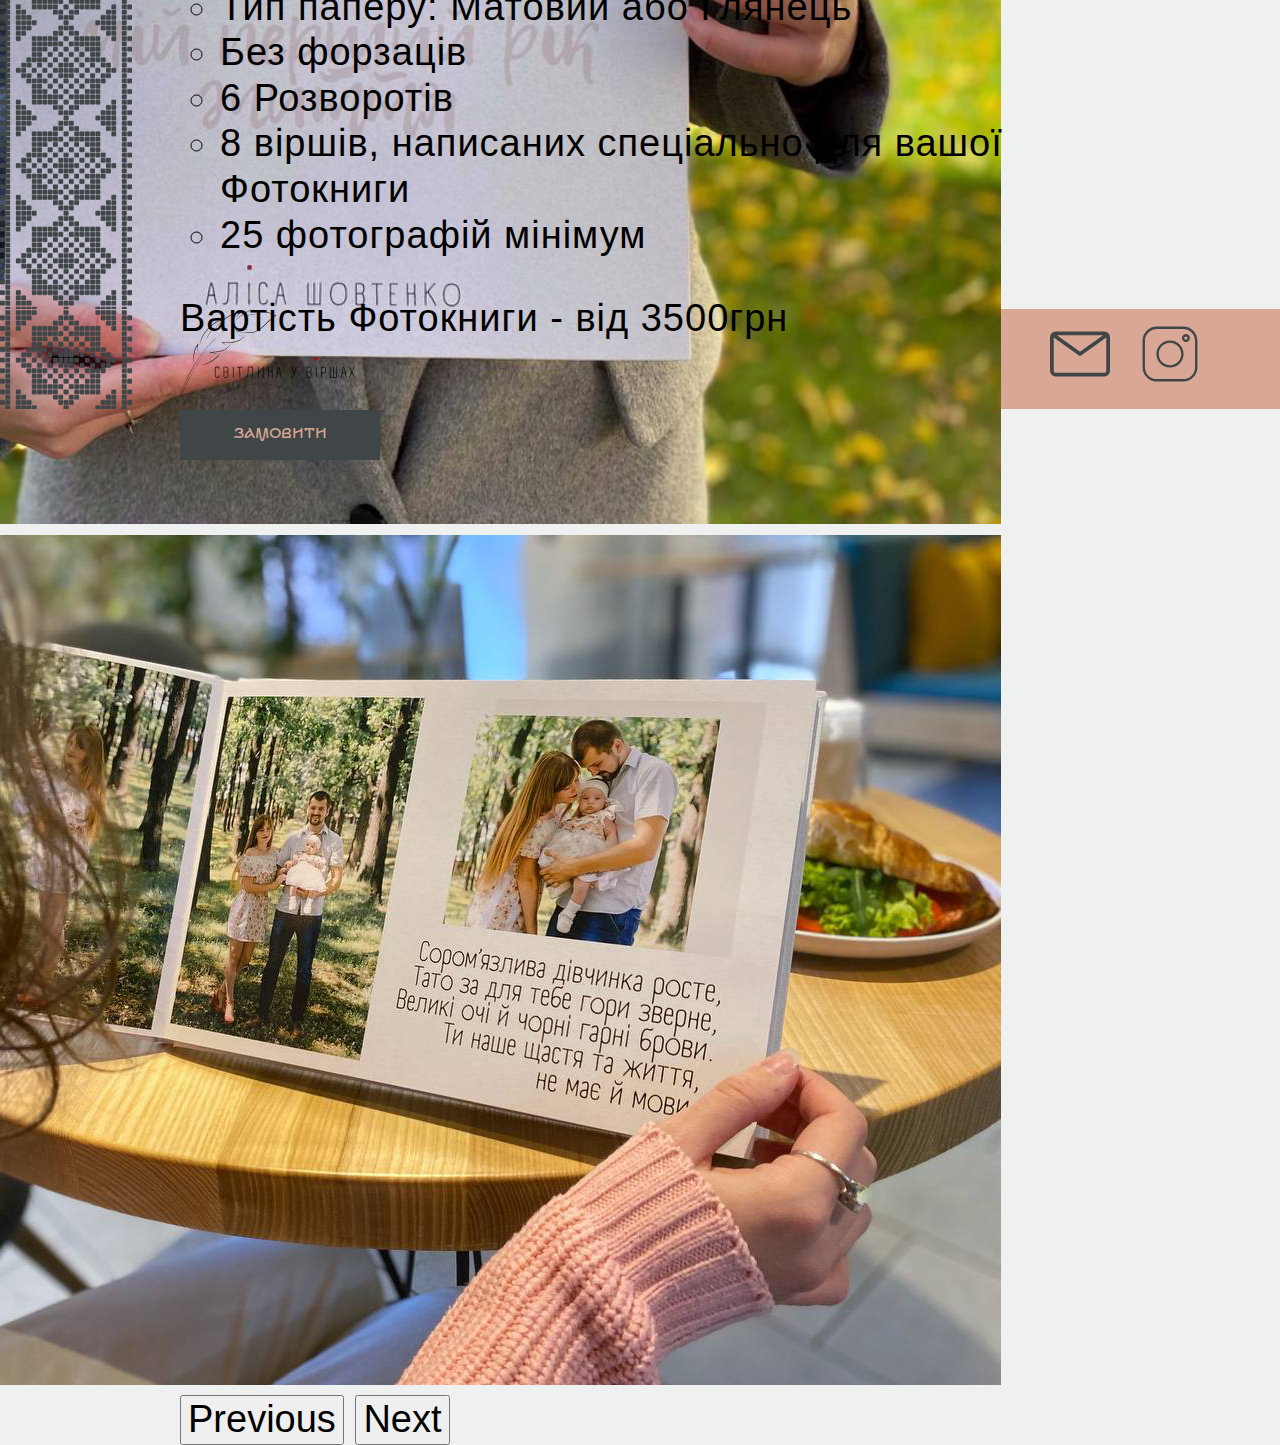
<file: books/firstYear.html>
<!DOCTYPE html>
<html lang="en">
<head>
  <meta charset="UTF-8">
  <meta http-equiv="X-UA-Compatible" content="IE=edge">
  <meta name="viewport" content="width=device-width, initial-scale=1.0">
  <link href="https://fonts.cdnfonts.com/css/a-day-without-sun" rel="stylesheet">
  <link href="https://cdn.jsdelivr.net/npm/bootstrap@5.3.2/dist/css/bootstrap.min.css" rel="stylesheet"
    integrity="sha384-T3c6CoIi6uLrA9TneNEoa7RxnatzjcDSCmG1MXxSR1GAsXEV/Dwwykc2MPK8M2HN" crossorigin="anonymous">
  <script src="https://cdn.jsdelivr.net/npm/bootstrap@5.3.2/dist/js/bootstrap.bundle.min.js"
    integrity="sha384-C6RzsynM9kWDrMNeT87bh95OGNyZPhcTNXj1NW7RuBCsyN/o0jlpcV8Qyq46cDfL" crossorigin="anonymous">
    </script>
    <link rel="stylesheet" href="./book-style.css">
  <title>Світлина у Віршах</title>
  <link rel="shortcut icon" type="image/svg" href="../img/icons/favicon.ico" /></head>
<body class="body">
  <header class="header">
    <div class="header__content">
  
      <div class="ornament header__ornament"></div>
  
      <div class="header__logo">
        <img src="../img/icons/Logo.svg" alt="Logo">
      </div>
  
      <nav class="header__nav">
        <ul class="header__list">
          <li class="header__list-item"><a class="header__list-link" href="../index.html#about_id">Про Нас</a></li>
          <li class="header__list-item"><a class="header__list-link" href="../index.html#books_id">Фотокниги</a></li>
          <li class="header__list-item"><a class="header__list-link" href="../index.html#questions_id">Запитання</a></li>
          <li class="header__list-item"><a class="header__list-link last-link" href="../index.html#contacts_id">Контакти</a></li>
        </ul>
      </nav>
  
      <input type="checkbox" id="checkbox" class="checkbox visuallyHidden">
      <label for="checkbox">
        <div class="hamburger">
          <span class="bar bar1"></span>
          <span class="bar bar2"></span>
          <span class="bar bar3"></span>
          <span class="bar bar4"></span>
        </div>
      </label>
  
    </div>
  </header>

  <section class="slider">
    <div class="slider__content">

      <div class="slider__ornament ornament"></div>

      <div class="slider__carousel">

        <h1 class="slider__title">Фотокнига <br>"Перший Рік Життя"</h1>

        <div id="carouselExampleCaptions" class="carousel slide" data-bs-touch="true">
          <div class="carousel-indicators">
            <button type="button" data-bs-target="#carouselExampleCaptions" data-bs-slide-to="0" class="active"
              aria-current="true" aria-label="Slide 1"></button>
            <button type="button" data-bs-target="#carouselExampleCaptions" data-bs-slide-to="1" aria-label="Slide 2"></button>
            <button type="button" data-bs-target="#carouselExampleCaptions" data-bs-slide-to="2" aria-label="Slide 3"></button>
            <!-- <button type="button" data-bs-target="#carouselExampleCaptions" data-bs-slide-to="3" aria-label="Slide 4"></button> -->
            <!-- <button type="button" data-bs-target="#carouselExampleCaptions" data-bs-slide-to="4" aria-label="Slide 5"></button> -->
          </div>
          <div class="carousel-inner">
        
            <div class="carousel-item active">
              <img src="../img/photobooks/FirstYear/img1.jpg" class="d-block w-100" alt="...">
            </div>

            <div class="carousel-item">
              <img src="../img/photobooks/FirstYear/img2.jpg" class="d-block w-100" alt="...">
            </div>

            <div class="carousel-item">
              <img src="../img/photobooks/FirstYear/img3.jpg" class="d-block w-100" alt="...">
            </div>
        
            <!-- <div class="carousel-item">
              <img src="../img/photobooks/album.jpg" class="d-block w-100" alt="...">
            </div> -->
        
            <!-- <div class="carousel-item">
              <img src="../img/photobooks/album.jpg" class="d-block w-100" alt="...">
            </div> -->
          </div>
          <button class="carousel-control-prev" type="button" data-bs-target="#carouselExampleCaptions" data-bs-slide="prev">
            <span class="carousel-control-prev-icon" aria-hidden="true"></span>
            <span class="visually-hidden">Previous</span>
          </button>
          <button class="carousel-control-next" type="button" data-bs-target="#carouselExampleCaptions" data-bs-slide="next">
            <span class="carousel-control-next-icon" aria-hidden="true"></span>
            <span class="visually-hidden">Next</span>
          </button>
        </div>
      </div>
    </div>
  </section>

  <section class="intro">
    <div class="intro__content">
  
      <div class="ornament intro__ornament"></div>

      <div class="intro__info">

        <div class="intro__colors">
          <div class="intro__color firstyear__color-1"></div>
          <div class="intro__color firstyear__color-2"></div>
          <div class="intro__color firstyear__color-3"></div>
          <div class="intro__color firstyear__color-4"></div>
        </div>
        
        <p>
          Фотокнига друкується на високоякісному фотопапері Fujicolor Crystal Archive фотохімічним методом.<br>
          Основою розворота є картон FastBind товщиною від 0,5 мм.
        </p>


          <ul class="intro__list">
            <li class="intro__list-item">Розмір: 30 х 20</li>
            <li class="intro__list-item">Обкладинка: звичайна</li>
            <li class="intro__list-item">Тип паперу: Матовий або Глянець</li>
            <li class="intro__list-item">Без форзаців</li>
            <li class="intro__list-item">6 Розворотів</li>
            <li class="intro__list-item">8 віршів, написаних спеціально для вашої Фотокниги</li>
            <li class="intro__list-item">25 фотографій мінімум</li>
          </ul>

          <p class="price">Вартість Фотокниги - від 3500грн</p>
        
          <a
            href="https://docs.google.com/forms/d/e/1FAIpQLSc4AAYDB9iGh1gzfegDIVgNLLB0ZZcp_xSOGA-DnHV2Wmfh8Q/viewform?usp=sf_link">
            <button class="intro__btn button">Замовити</button>
          </a>
      </div>
  
  
    </div>
  </section>
  
  <footer class="footer">
    <div class="footer__content">
      <div class="footer__ornament ornament"></div>
  
      <div class="footer__block">
        <div class="footer__logo">
          <img src="../img/icons/Logo.svg" alt="Logo">
        </div>
  
        <!-- <div class="footer__social-icon"><a href="">
              <svg id="Flat" xmlns="http://www.w3.org/2000/svg" viewBox="0 0 256 256">
                <path
                  d="M228.646,34.7676a11.96514,11.96514,0,0,0-12.21778-2.0752L31.87109,105.19729a11.99915,11.99915,0,0,0,2.03467,22.93457L84,138.15139v61.833a11.8137,11.8137,0,0,0,7.40771,11.08593,12.17148,12.17148,0,0,0,4.66846.94434,11.83219,11.83219,0,0,0,8.40918-3.5459l28.59619-28.59619L175.2749,217.003a11.89844,11.89844,0,0,0,7.88819,3.00195,12.112,12.112,0,0,0,3.72265-.59082,11.89762,11.89762,0,0,0,8.01319-8.73925L232.5127,46.542A11.97177,11.97177,0,0,0,228.646,34.7676ZM32.2749,116.71877a3.86572,3.86572,0,0,1,2.522-4.07617L203.97217,46.18044,87.07227,130.60769,35.47461,120.28811A3.86618,3.86618,0,0,1,32.2749,116.71877Zm66.55322,86.09375A3.99976,3.99976,0,0,1,92,199.9844V143.72048l35.064,30.85669ZM224.71484,44.7549,187.10107,208.88772a4.0003,4.0003,0,0,1-6.5415,2.10937l-86.1543-75.8164,129.66309-93.645A3.80732,3.80732,0,0,1,224.71484,44.7549Z" />
              </svg>
            </a>
          </div> -->
  
        <div class="footer__social-icon">
          <a href="mailto:svitlyna.u.virshah@gmail.com">
            <svg data-name="1-Email" xmlns="http://www.w3.org/2000/svg" viewBox="0 0 32 32">
              <path
                d="M29 4H3a3 3 0 0 0-3 3v18a3 3 0 0 0 3 3h26a3 3 0 0 0 3-3V7a3 3 0 0 0-3-3zm-.72 2L16 14.77 3.72 6zM30 25a1 1 0 0 1-1 1H3a1 1 0 0 1-1-1V7.23l13.42 9.58a1 1 0 0 0 1.16 0L30 7.23z" />
            </svg>
          </a>
        </div>
  
        <div class="footer__social-icon"><a
            href="https://instagram.com/svitlyna_u_virshah?igshid=OGQ5ZDc2ODk2ZA%3D%3D&utm_source=qr">
            <svg height="100%" style="fill-rule:evenodd;clip-rule:evenodd;stroke-linejoin:round;stroke-miterlimit:2;"
              version="1.1" viewBox="0 0 64 64" width="100%" xml:space="preserve" xmlns="http://www.w3.org/2000/svg"
              xmlns:serif="http://www.serif.com/" xmlns:xlink="http://www.w3.org/1999/xlink">
              <g transform="matrix(1,0,0,1,-76,0)">
                <g id="Artboard1" transform="matrix(1,0,0,1,76,0)">
                  <rect height="64" style="fill:none;" width="64" x="0" y="0" />
                  <path
                    d="M61.25,18C61.25,9.583 54.417,2.75 46,2.75L18,2.75C9.583,2.75 2.75,9.583 2.75,18C2.75,18 2.75,46 2.75,46C2.75,54.417 9.583,61.25 18,61.25C18,61.25 46,61.25 46,61.25C54.417,61.25 61.25,54.417 61.25,46C61.25,46 61.25,18 61.25,18ZM58.75,18L58.75,46C58.75,53.037 53.037,58.75 46,58.75L18,58.75C10.963,58.75 5.25,53.037 5.25,46L5.25,18C5.25,10.963 10.963,5.25 18,5.25L46,5.25C53.037,5.25 58.75,10.963 58.75,18Z" />
                  <g transform="matrix(0.779412,0,0,0.779412,-52.1765,7.05882)">
                    <path
                      d="M108,13.396C97.732,13.396 89.396,21.732 89.396,32C89.396,42.268 97.732,50.604 108,50.604C118.268,50.604 126.604,42.268 126.604,32C126.604,21.732 118.268,13.396 108,13.396ZM108,16.604C116.497,16.604 123.396,23.503 123.396,32C123.396,40.497 116.497,47.396 108,47.396C99.503,47.396 92.604,40.497 92.604,32C92.604,23.503 99.503,16.604 108,16.604Z" />
                  </g>
                  <g transform="matrix(0.176471,0,0,0.176471,29.9412,9.35294)">
                    <path
                      d="M108,7.917C94.708,7.917 83.917,18.708 83.917,32C83.917,45.292 94.708,56.083 108,56.083C121.292,56.083 132.083,45.292 132.083,32C132.083,18.708 121.292,7.917 108,7.917ZM108,22.083C113.473,22.083 117.917,26.527 117.917,32C117.917,37.473 113.473,41.917 108,41.917C102.527,41.917 98.083,37.473 98.083,32C98.083,26.527 102.527,22.083 108,22.083Z" />
                  </g>
                </g>
              </g>
            </svg>
          </a>
        </div>
      </div>
    </div>
  </footer>
  <script src="./book-script.js"></script>
</body>
</html>
</file>
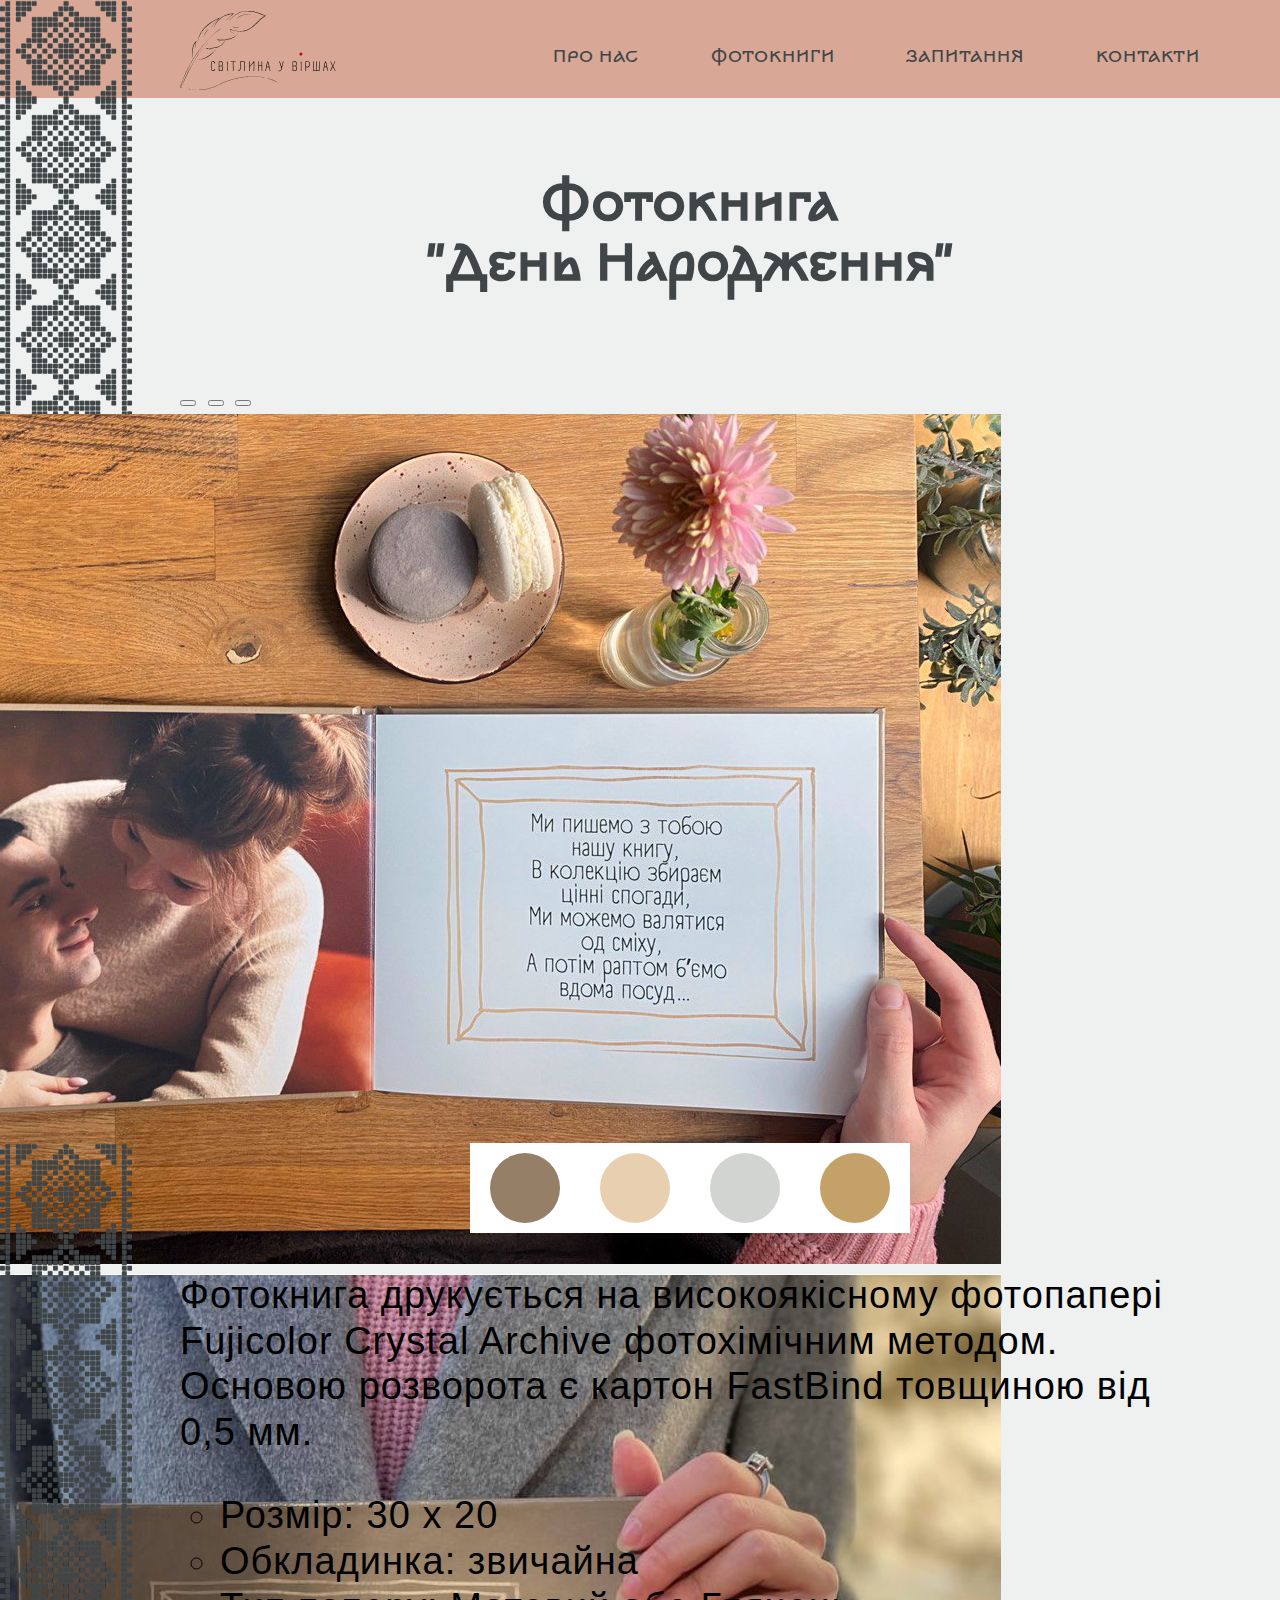
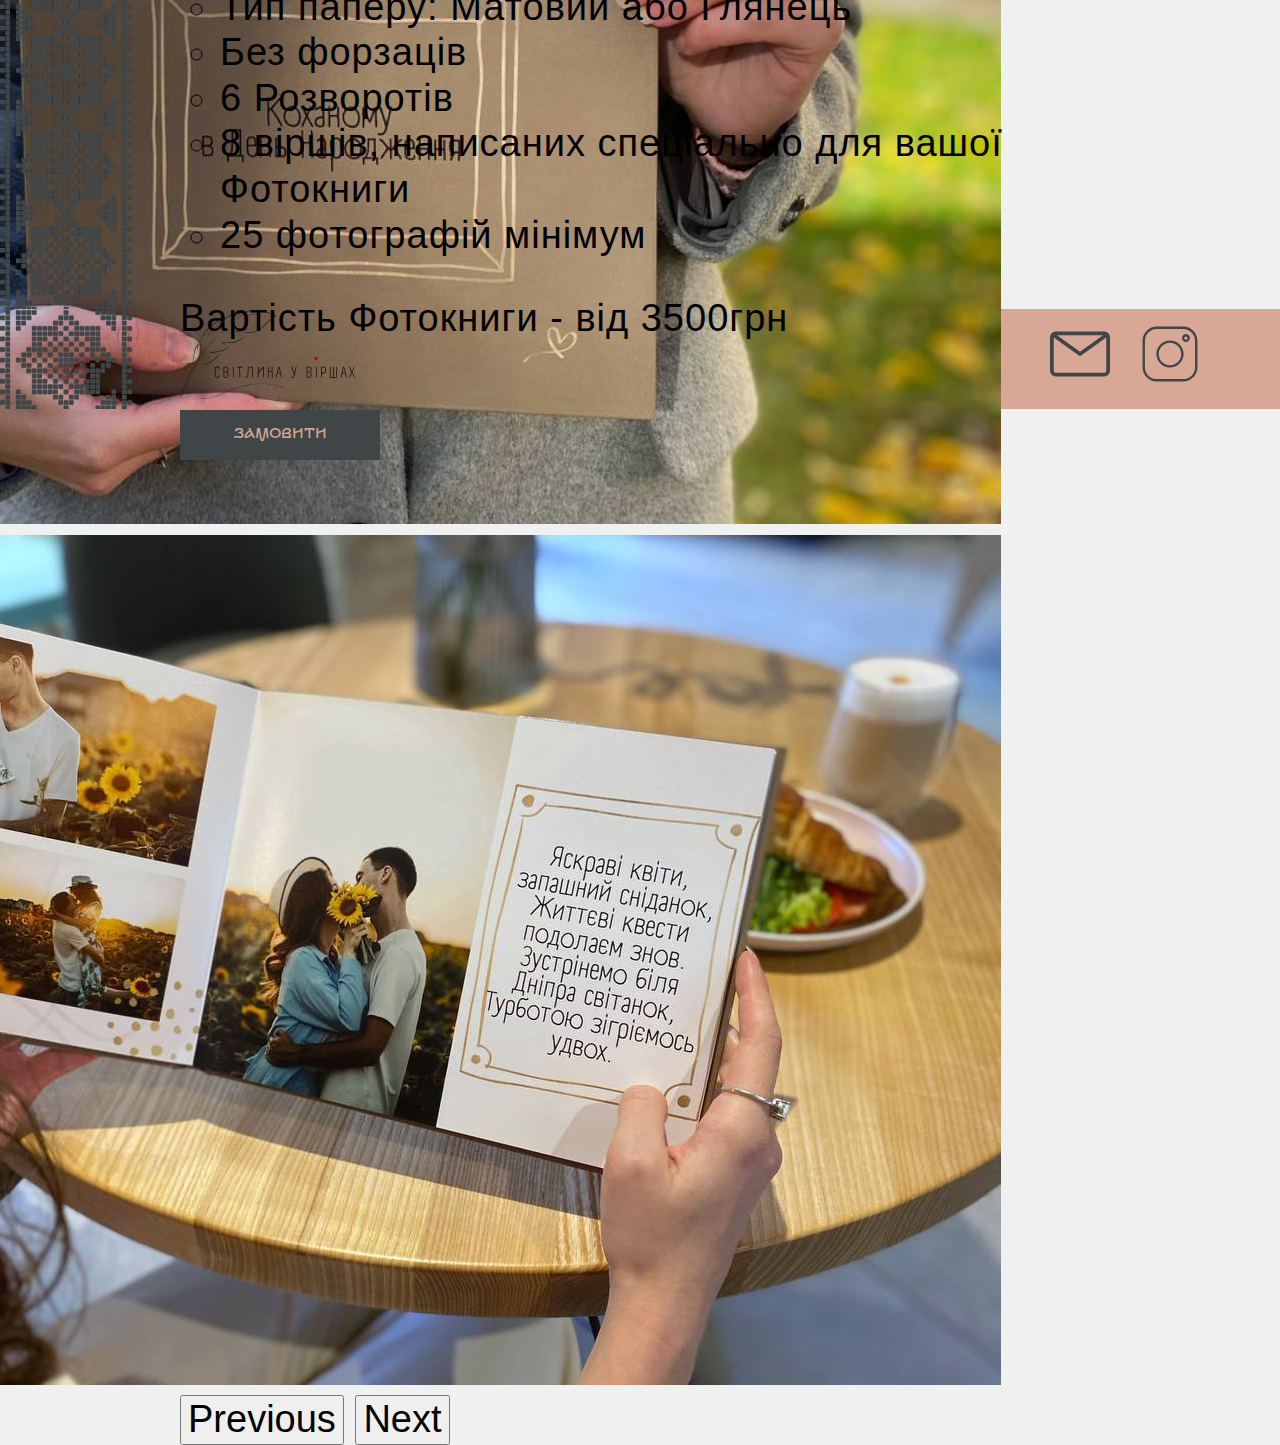
<file: books/happyBirthday.html>
<!DOCTYPE html>
<html lang="en">
<head>
  <meta charset="UTF-8">
  <meta http-equiv="X-UA-Compatible" content="IE=edge">
  <meta name="viewport" content="width=device-width, initial-scale=1.0">
  <link href="https://fonts.cdnfonts.com/css/a-day-without-sun" rel="stylesheet">
  <link href="https://cdn.jsdelivr.net/npm/bootstrap@5.3.2/dist/css/bootstrap.min.css" rel="stylesheet"
    integrity="sha384-T3c6CoIi6uLrA9TneNEoa7RxnatzjcDSCmG1MXxSR1GAsXEV/Dwwykc2MPK8M2HN" crossorigin="anonymous">
  <script src="https://cdn.jsdelivr.net/npm/bootstrap@5.3.2/dist/js/bootstrap.bundle.min.js"
    integrity="sha384-C6RzsynM9kWDrMNeT87bh95OGNyZPhcTNXj1NW7RuBCsyN/o0jlpcV8Qyq46cDfL" crossorigin="anonymous">
    </script>
    <link rel="stylesheet" href="./book-style.css">
  <title>Світлина у Віршах</title>
  <link rel="shortcut icon" type="image/svg" href="../img/icons/favicon.ico" /></head>
<body class="body">
  <header class="header">
    <div class="header__content">
  
      <div class="ornament header__ornament"></div>
  
      <div class="header__logo">
        <img src="../img/icons/Logo.svg" alt="Logo">
      </div>
  
      <nav class="header__nav">
        <ul class="header__list">
          <li class="header__list-item"><a class="header__list-link" href="../index.html#about_id">Про Нас</a></li>
          <li class="header__list-item"><a class="header__list-link" href="../index.html#books_id">Фотокниги</a></li>
          <li class="header__list-item"><a class="header__list-link" href="../index.html#questions_id">Запитання</a></li>
          <li class="header__list-item"><a class="header__list-link last-link" href="../index.html#contacts_id">Контакти</a></li>
        </ul>
      </nav>
  
      <input type="checkbox" id="checkbox" class="checkbox visuallyHidden">
      <label for="checkbox">
        <div class="hamburger">
          <span class="bar bar1"></span>
          <span class="bar bar2"></span>
          <span class="bar bar3"></span>
          <span class="bar bar4"></span>
        </div>
      </label>
  
    </div>
  </header>

  <section class="slider">
    <div class="slider__content">

      <div class="slider__ornament ornament"></div>

      <div class="slider__carousel">

        <h1 class="slider__title">Фотокнига <br>"День Народження"</h1>

        <div id="carouselExampleCaptions" class="carousel slide" data-bs-touch="true">
          <div class="carousel-indicators">
            <button type="button" data-bs-target="#carouselExampleCaptions" data-bs-slide-to="0" class="active"
              aria-current="true" aria-label="Slide 1"></button>
            <button type="button" data-bs-target="#carouselExampleCaptions" data-bs-slide-to="1" aria-label="Slide 2"></button>
            <button type="button" data-bs-target="#carouselExampleCaptions" data-bs-slide-to="2" aria-label="Slide 3"></button>
            <!-- <button type="button" data-bs-target="#carouselExampleCaptions" data-bs-slide-to="3" aria-label="Slide 4"></button> -->
            <!-- <button type="button" data-bs-target="#carouselExampleCaptions" data-bs-slide-to="4" aria-label="Slide 5"></button> -->
          </div>
          <div class="carousel-inner">
        
            <div class="carousel-item active">
              <img src="../img/photobooks/HappyBirthday/img1.jpg" class="d-block w-100" alt="...">
            </div>

            <div class="carousel-item">
              <img src="../img/photobooks/HappyBirthday/img2.jpg" class="d-block w-100" alt="...">
            </div>

            <div class="carousel-item">
              <img src="../img/photobooks/HappyBirthday/img3.jpg" class="d-block w-100" alt="...">
            </div>
        
            <!-- <div class="carousel-item">
              <img src="../img/photobooks/album.jpg" class="d-block w-100" alt="...">
            </div> -->
        
            <!-- <div class="carousel-item">
              <img src="../img/photobooks/album.jpg" class="d-block w-100" alt="...">
            </div> -->
          </div>
          <button class="carousel-control-prev" type="button" data-bs-target="#carouselExampleCaptions" data-bs-slide="prev">
            <span class="carousel-control-prev-icon" aria-hidden="true"></span>
            <span class="visually-hidden">Previous</span>
          </button>
          <button class="carousel-control-next" type="button" data-bs-target="#carouselExampleCaptions" data-bs-slide="next">
            <span class="carousel-control-next-icon" aria-hidden="true"></span>
            <span class="visually-hidden">Next</span>
          </button>
        </div>
      </div>
    </div>
  </section>

  <section class="intro">
    <div class="intro__content">
  
      <div class="ornament intro__ornament"></div>

      <div class="intro__info">

        <div class="intro__colors">
          <div class="intro__color birthday__color-1"></div>
          <div class="intro__color birthday__color-2"></div>
          <div class="intro__color birthday__color-3"></div>
          <div class="intro__color birthday__color-4"></div>
        </div>
        
        <p>
          Фотокнига друкується на високоякісному фотопапері Fujicolor Crystal Archive фотохімічним методом.<br>
          Основою розворота є картон FastBind товщиною від 0,5 мм.
        </p>


          <ul class="intro__list">
            <li class="intro__list-item">Розмір: 30 х 20</li>
            <li class="intro__list-item">Обкладинка: звичайна</li>
            <li class="intro__list-item">Тип паперу: Матовий або Глянець</li>
            <li class="intro__list-item">Без форзаців</li>
            <li class="intro__list-item">6 Розворотів</li>
            <li class="intro__list-item">8 віршів, написаних спеціально для вашої Фотокниги</li>
            <li class="intro__list-item">25 фотографій мінімум</li>
          </ul>

          <p class="price">Вартість Фотокниги - від 3500грн</p>
        
          <a
            href="https://docs.google.com/forms/d/e/1FAIpQLSfnFNX3tAfhvZAE3-pdrvWEU6e0Xz1G6JAzswbWkb4D27Evmw/viewform?usp=sf_link">
            <button class="intro__btn button">Замовити</button>
          </a>
      </div>
  
  
    </div>
  </section>

  
  <footer class="footer">
    <div class="footer__content">
      <div class="footer__ornament ornament"></div>
  
      <div class="footer__block">
        <div class="footer__logo">
          <img src="../img/icons/Logo.svg" alt="Logo">
        </div>
  
        <!-- <div class="footer__social-icon"><a href="">
              <svg id="Flat" xmlns="http://www.w3.org/2000/svg" viewBox="0 0 256 256">
                <path
                  d="M228.646,34.7676a11.96514,11.96514,0,0,0-12.21778-2.0752L31.87109,105.19729a11.99915,11.99915,0,0,0,2.03467,22.93457L84,138.15139v61.833a11.8137,11.8137,0,0,0,7.40771,11.08593,12.17148,12.17148,0,0,0,4.66846.94434,11.83219,11.83219,0,0,0,8.40918-3.5459l28.59619-28.59619L175.2749,217.003a11.89844,11.89844,0,0,0,7.88819,3.00195,12.112,12.112,0,0,0,3.72265-.59082,11.89762,11.89762,0,0,0,8.01319-8.73925L232.5127,46.542A11.97177,11.97177,0,0,0,228.646,34.7676ZM32.2749,116.71877a3.86572,3.86572,0,0,1,2.522-4.07617L203.97217,46.18044,87.07227,130.60769,35.47461,120.28811A3.86618,3.86618,0,0,1,32.2749,116.71877Zm66.55322,86.09375A3.99976,3.99976,0,0,1,92,199.9844V143.72048l35.064,30.85669ZM224.71484,44.7549,187.10107,208.88772a4.0003,4.0003,0,0,1-6.5415,2.10937l-86.1543-75.8164,129.66309-93.645A3.80732,3.80732,0,0,1,224.71484,44.7549Z" />
              </svg>
            </a>
          </div> -->
  
        <div class="footer__social-icon">
          <a href="mailto:svitlyna.u.virshah@gmail.com">
            <svg data-name="1-Email" xmlns="http://www.w3.org/2000/svg" viewBox="0 0 32 32">
              <path
                d="M29 4H3a3 3 0 0 0-3 3v18a3 3 0 0 0 3 3h26a3 3 0 0 0 3-3V7a3 3 0 0 0-3-3zm-.72 2L16 14.77 3.72 6zM30 25a1 1 0 0 1-1 1H3a1 1 0 0 1-1-1V7.23l13.42 9.58a1 1 0 0 0 1.16 0L30 7.23z" />
            </svg>
          </a>
        </div>
  
        <div class="footer__social-icon"><a
            href="https://instagram.com/svitlyna_u_virshah?igshid=OGQ5ZDc2ODk2ZA%3D%3D&utm_source=qr">
            <svg height="100%" style="fill-rule:evenodd;clip-rule:evenodd;stroke-linejoin:round;stroke-miterlimit:2;"
              version="1.1" viewBox="0 0 64 64" width="100%" xml:space="preserve" xmlns="http://www.w3.org/2000/svg"
              xmlns:serif="http://www.serif.com/" xmlns:xlink="http://www.w3.org/1999/xlink">
              <g transform="matrix(1,0,0,1,-76,0)">
                <g id="Artboard1" transform="matrix(1,0,0,1,76,0)">
                  <rect height="64" style="fill:none;" width="64" x="0" y="0" />
                  <path
                    d="M61.25,18C61.25,9.583 54.417,2.75 46,2.75L18,2.75C9.583,2.75 2.75,9.583 2.75,18C2.75,18 2.75,46 2.75,46C2.75,54.417 9.583,61.25 18,61.25C18,61.25 46,61.25 46,61.25C54.417,61.25 61.25,54.417 61.25,46C61.25,46 61.25,18 61.25,18ZM58.75,18L58.75,46C58.75,53.037 53.037,58.75 46,58.75L18,58.75C10.963,58.75 5.25,53.037 5.25,46L5.25,18C5.25,10.963 10.963,5.25 18,5.25L46,5.25C53.037,5.25 58.75,10.963 58.75,18Z" />
                  <g transform="matrix(0.779412,0,0,0.779412,-52.1765,7.05882)">
                    <path
                      d="M108,13.396C97.732,13.396 89.396,21.732 89.396,32C89.396,42.268 97.732,50.604 108,50.604C118.268,50.604 126.604,42.268 126.604,32C126.604,21.732 118.268,13.396 108,13.396ZM108,16.604C116.497,16.604 123.396,23.503 123.396,32C123.396,40.497 116.497,47.396 108,47.396C99.503,47.396 92.604,40.497 92.604,32C92.604,23.503 99.503,16.604 108,16.604Z" />
                  </g>
                  <g transform="matrix(0.176471,0,0,0.176471,29.9412,9.35294)">
                    <path
                      d="M108,7.917C94.708,7.917 83.917,18.708 83.917,32C83.917,45.292 94.708,56.083 108,56.083C121.292,56.083 132.083,45.292 132.083,32C132.083,18.708 121.292,7.917 108,7.917ZM108,22.083C113.473,22.083 117.917,26.527 117.917,32C117.917,37.473 113.473,41.917 108,41.917C102.527,41.917 98.083,37.473 98.083,32C98.083,26.527 102.527,22.083 108,22.083Z" />
                  </g>
                </g>
              </g>
            </svg>
          </a>
        </div>
      </div>
    </div>
  </footer>
  <script src="./book-script.js"></script>
</body>
</html>
</file>
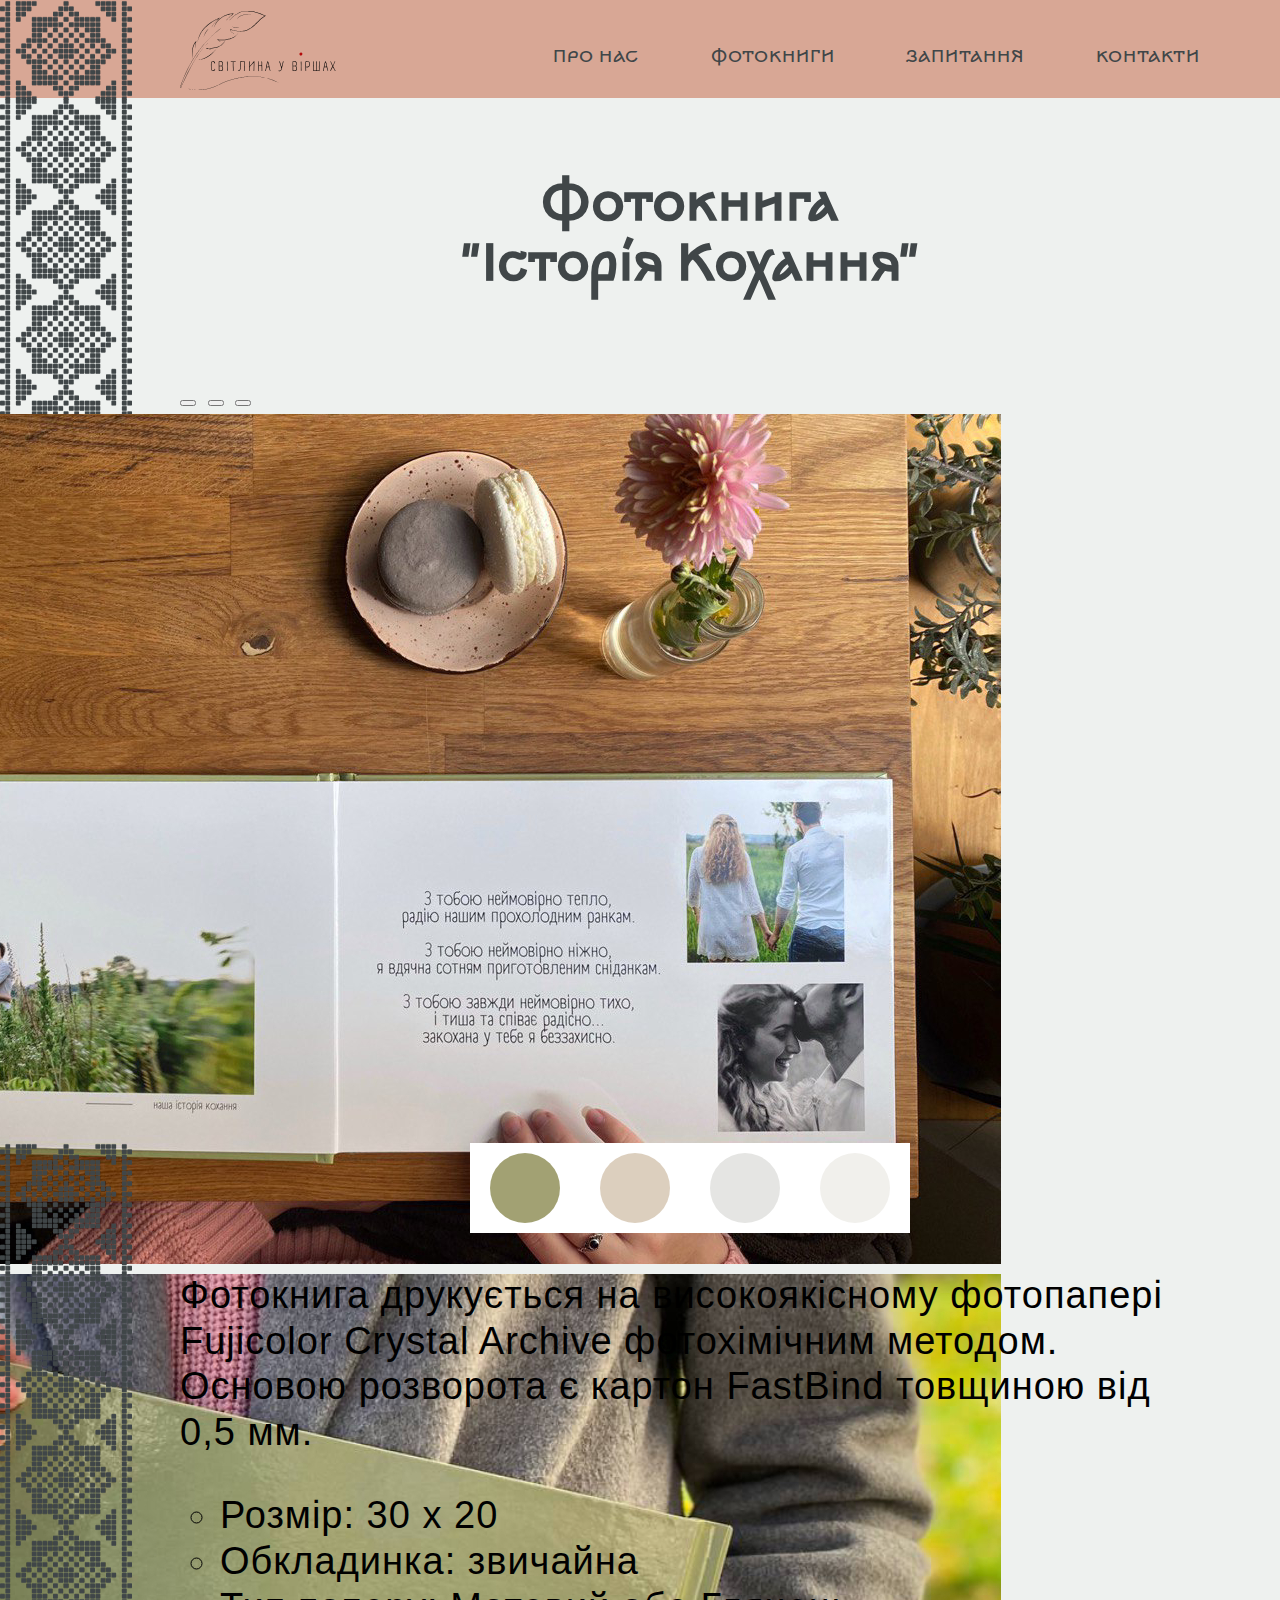
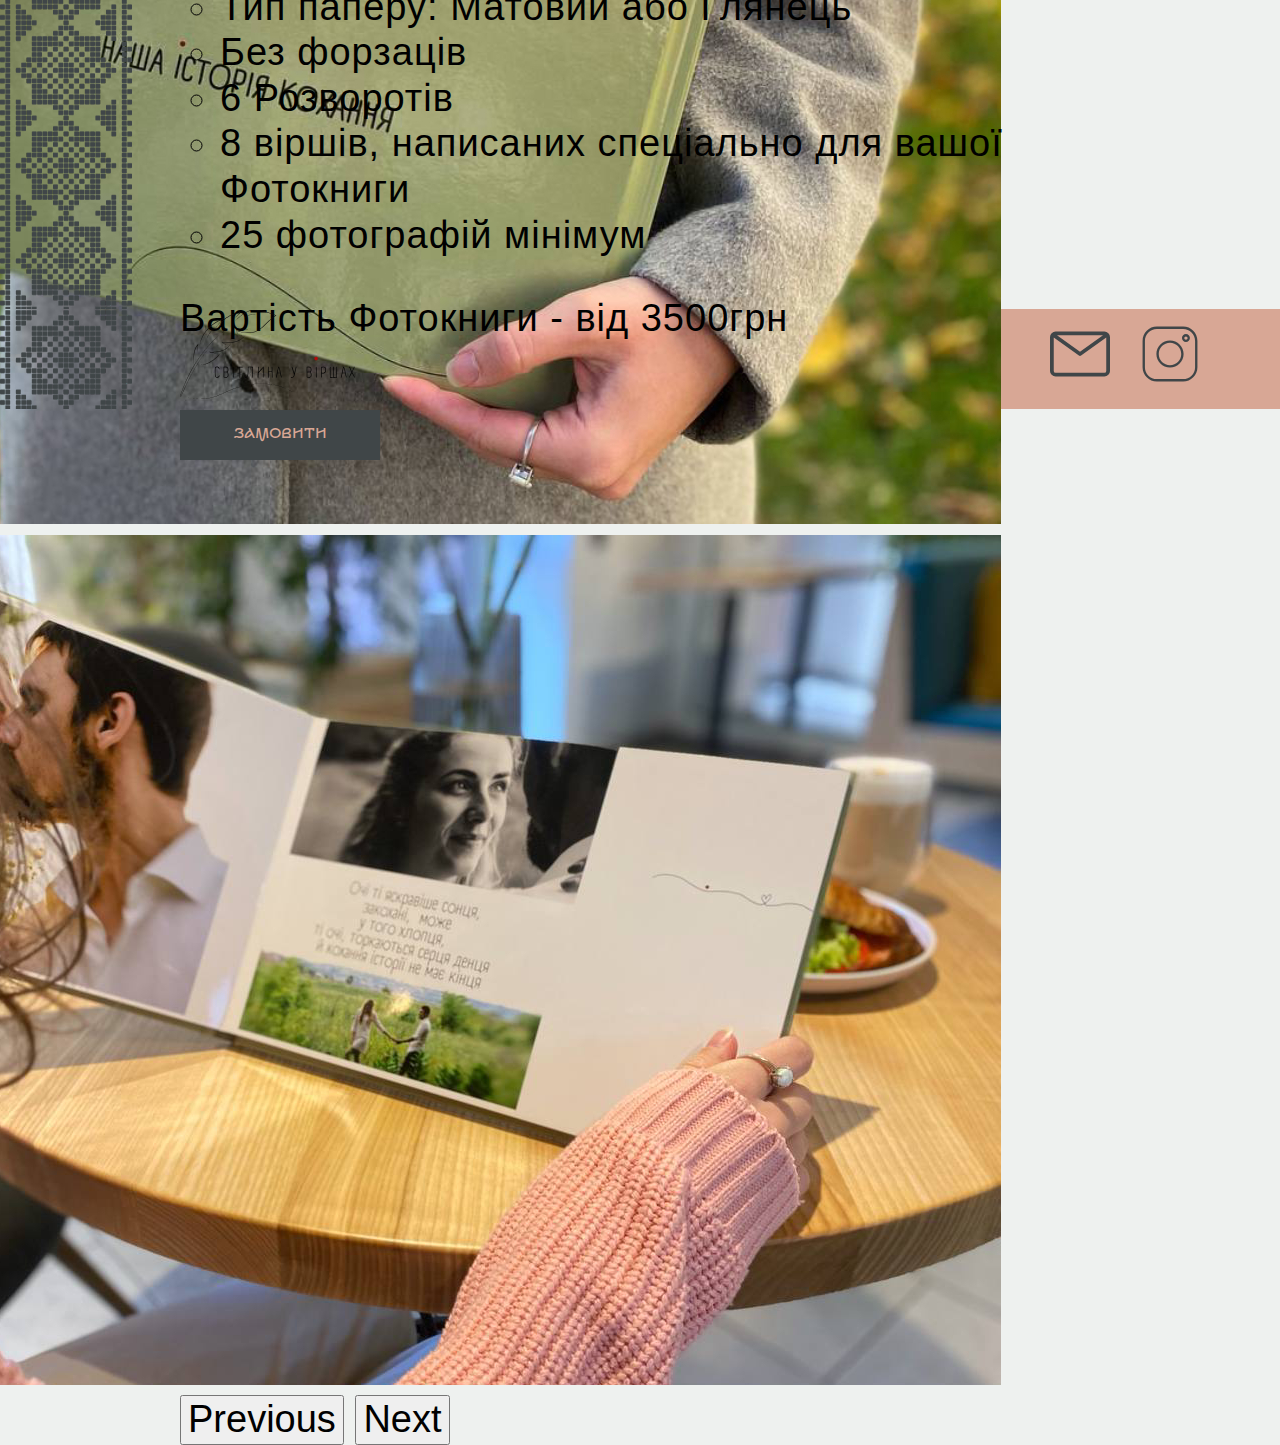
<file: books/loveStory.html>
<!DOCTYPE html>
<html lang="en">
<head>
  <meta charset="UTF-8">
  <meta http-equiv="X-UA-Compatible" content="IE=edge">
  <meta name="viewport" content="width=device-width, initial-scale=1.0">
  <link href="https://fonts.cdnfonts.com/css/a-day-without-sun" rel="stylesheet">
  <link href="https://cdn.jsdelivr.net/npm/bootstrap@5.3.2/dist/css/bootstrap.min.css" rel="stylesheet"
    integrity="sha384-T3c6CoIi6uLrA9TneNEoa7RxnatzjcDSCmG1MXxSR1GAsXEV/Dwwykc2MPK8M2HN" crossorigin="anonymous">
  <script src="https://cdn.jsdelivr.net/npm/bootstrap@5.3.2/dist/js/bootstrap.bundle.min.js"
    integrity="sha384-C6RzsynM9kWDrMNeT87bh95OGNyZPhcTNXj1NW7RuBCsyN/o0jlpcV8Qyq46cDfL" crossorigin="anonymous">
    </script>
    <link rel="stylesheet" href="./book-style.css">
  <title>Світлина у Віршах</title>
  <link rel="shortcut icon" type="image/svg" href="../img/icons/favicon.ico" /></head>
<body class="body">
  <header class="header">
    <div class="header__content">
  
      <div class="ornament header__ornament"></div>
  
      <div class="header__logo">
        <img src="../img/icons/Logo.svg" alt="Logo">
      </div>
  
      <nav class="header__nav">
        <ul class="header__list">
          <li class="header__list-item"><a class="header__list-link" href="../index.html#about_id">Про Нас</a></li>
          <li class="header__list-item"><a class="header__list-link" href="../index.html#books_id">Фотокниги</a></li>
          <li class="header__list-item"><a class="header__list-link" href="../index.html#questions_id">Запитання</a></li>
          <li class="header__list-item"><a class="header__list-link last-link" href="../index.html#contacts_id">Контакти</a></li>
        </ul>
      </nav>
  
      <input type="checkbox" id="checkbox" class="checkbox visuallyHidden">
      <label for="checkbox">
        <div class="hamburger">
          <span class="bar bar1"></span>
          <span class="bar bar2"></span>
          <span class="bar bar3"></span>
          <span class="bar bar4"></span>
        </div>
      </label>
  
    </div>
  </header>

  <section class="slider">
    <div class="slider__content">

      <div class="slider__ornament ornament"></div>

      <div class="slider__carousel">

        <h1 class="slider__title">Фотокнига <br>"Історія Кохання"</h1>

        <div id="carouselExampleCaptions" class="carousel slide" data-bs-touch="true">
          <div class="carousel-indicators">
            <button type="button" data-bs-target="#carouselExampleCaptions" data-bs-slide-to="0" class="active"
              aria-current="true" aria-label="Slide 1"></button>
            <button type="button" data-bs-target="#carouselExampleCaptions" data-bs-slide-to="1" aria-label="Slide 2"></button>
            <button type="button" data-bs-target="#carouselExampleCaptions" data-bs-slide-to="2" aria-label="Slide 3"></button>
            <!-- <button type="button" data-bs-target="#carouselExampleCaptions" data-bs-slide-to="3" aria-label="Slide 4"></button> -->
            <!-- <button type="button" data-bs-target="#carouselExampleCaptions" data-bs-slide-to="4" aria-label="Slide 5"></button> -->
          </div>
          <div class="carousel-inner">
        
            <div class="carousel-item active">
              <img src="../img/photobooks/LoveStory/img1.jpg" class="d-block w-100" alt="...">
            </div>

            <div class="carousel-item">
              <img src="../img/photobooks/LoveStory/img2.jpg" class="d-block w-100" alt="...">
            </div>

            <div class="carousel-item">
              <img src="../img/photobooks/LoveStory/img3.jpg" class="d-block w-100" alt="...">
            </div>
        
            <!-- <div class="carousel-item">
              <img src="../img/photobooks/album.jpg" class="d-block w-100" alt="...">
            </div> -->
        
            <!-- <div class="carousel-item">
              <img src="../img/photobooks/album.jpg" class="d-block w-100" alt="...">
            </div> -->
          </div>
          <button class="carousel-control-prev" type="button" data-bs-target="#carouselExampleCaptions" data-bs-slide="prev">
            <span class="carousel-control-prev-icon" aria-hidden="true"></span>
            <span class="visually-hidden">Previous</span>
          </button>
          <button class="carousel-control-next" type="button" data-bs-target="#carouselExampleCaptions" data-bs-slide="next">
            <span class="carousel-control-next-icon" aria-hidden="true"></span>
            <span class="visually-hidden">Next</span>
          </button>
        </div>
      </div>
    </div>
  </section>

  <section class="intro">
    <div class="intro__content">
  
      <div class="ornament intro__ornament"></div>

      <div class="intro__info">

        <div class="intro__colors">
          <div class="intro__color lovestory__color-1"></div>
          <div class="intro__color lovestory__color-2"></div>
          <div class="intro__color lovestory__color-3"></div>
          <div class="intro__color lovestory__color-4"></div>
        </div>
        
        <p>
          Фотокнига друкується на високоякісному фотопапері Fujicolor Crystal Archive фотохімічним методом.<br>
          Основою розворота є картон FastBind товщиною від 0,5 мм.
        </p>


          <ul class="intro__list">
            <li class="intro__list-item">Розмір: 30 х 20</li>
            <li class="intro__list-item">Обкладинка: звичайна</li>
            <li class="intro__list-item">Тип паперу: Матовий або Глянець</li>
            <li class="intro__list-item">Без форзаців</li>
            <li class="intro__list-item">6 Розворотів</li>
            <li class="intro__list-item">8 віршів, написаних спеціально для вашої Фотокниги</li>
            <li class="intro__list-item">25 фотографій мінімум</li>
          </ul>

          <p class="price">Вартість Фотокниги - від 3500грн</p>
        
          <a
            href="https://docs.google.com/forms/d/e/1FAIpQLSeOgZ_OSL479ZLid1Kpt87ijlExDaV3EkKOh5eRYYCskl7ucQ/viewform?usp=sf_link">
            <button class="intro__btn button">Замовити</button>
          </a>
      </div>
  
  
    </div>
  </section>

  
  <footer class="footer">
    <div class="footer__content">
      <div class="footer__ornament ornament"></div>
  
      <div class="footer__block">
        <div class="footer__logo">
          <img src="../img/icons/Logo.svg" alt="Logo">
        </div>
  
        <!-- <div class="footer__social-icon"><a href="">
              <svg id="Flat" xmlns="http://www.w3.org/2000/svg" viewBox="0 0 256 256">
                <path
                  d="M228.646,34.7676a11.96514,11.96514,0,0,0-12.21778-2.0752L31.87109,105.19729a11.99915,11.99915,0,0,0,2.03467,22.93457L84,138.15139v61.833a11.8137,11.8137,0,0,0,7.40771,11.08593,12.17148,12.17148,0,0,0,4.66846.94434,11.83219,11.83219,0,0,0,8.40918-3.5459l28.59619-28.59619L175.2749,217.003a11.89844,11.89844,0,0,0,7.88819,3.00195,12.112,12.112,0,0,0,3.72265-.59082,11.89762,11.89762,0,0,0,8.01319-8.73925L232.5127,46.542A11.97177,11.97177,0,0,0,228.646,34.7676ZM32.2749,116.71877a3.86572,3.86572,0,0,1,2.522-4.07617L203.97217,46.18044,87.07227,130.60769,35.47461,120.28811A3.86618,3.86618,0,0,1,32.2749,116.71877Zm66.55322,86.09375A3.99976,3.99976,0,0,1,92,199.9844V143.72048l35.064,30.85669ZM224.71484,44.7549,187.10107,208.88772a4.0003,4.0003,0,0,1-6.5415,2.10937l-86.1543-75.8164,129.66309-93.645A3.80732,3.80732,0,0,1,224.71484,44.7549Z" />
              </svg>
            </a>
          </div> -->
  
        <div class="footer__social-icon">
          <a href="mailto:svitlyna.u.virshah@gmail.com">
            <svg data-name="1-Email" xmlns="http://www.w3.org/2000/svg" viewBox="0 0 32 32">
              <path
                d="M29 4H3a3 3 0 0 0-3 3v18a3 3 0 0 0 3 3h26a3 3 0 0 0 3-3V7a3 3 0 0 0-3-3zm-.72 2L16 14.77 3.72 6zM30 25a1 1 0 0 1-1 1H3a1 1 0 0 1-1-1V7.23l13.42 9.58a1 1 0 0 0 1.16 0L30 7.23z" />
            </svg>
          </a>
        </div>
  
        <div class="footer__social-icon"><a
            href="https://instagram.com/svitlyna_u_virshah?igshid=OGQ5ZDc2ODk2ZA%3D%3D&utm_source=qr">
            <svg height="100%" style="fill-rule:evenodd;clip-rule:evenodd;stroke-linejoin:round;stroke-miterlimit:2;"
              version="1.1" viewBox="0 0 64 64" width="100%" xml:space="preserve" xmlns="http://www.w3.org/2000/svg"
              xmlns:serif="http://www.serif.com/" xmlns:xlink="http://www.w3.org/1999/xlink">
              <g transform="matrix(1,0,0,1,-76,0)">
                <g id="Artboard1" transform="matrix(1,0,0,1,76,0)">
                  <rect height="64" style="fill:none;" width="64" x="0" y="0" />
                  <path
                    d="M61.25,18C61.25,9.583 54.417,2.75 46,2.75L18,2.75C9.583,2.75 2.75,9.583 2.75,18C2.75,18 2.75,46 2.75,46C2.75,54.417 9.583,61.25 18,61.25C18,61.25 46,61.25 46,61.25C54.417,61.25 61.25,54.417 61.25,46C61.25,46 61.25,18 61.25,18ZM58.75,18L58.75,46C58.75,53.037 53.037,58.75 46,58.75L18,58.75C10.963,58.75 5.25,53.037 5.25,46L5.25,18C5.25,10.963 10.963,5.25 18,5.25L46,5.25C53.037,5.25 58.75,10.963 58.75,18Z" />
                  <g transform="matrix(0.779412,0,0,0.779412,-52.1765,7.05882)">
                    <path
                      d="M108,13.396C97.732,13.396 89.396,21.732 89.396,32C89.396,42.268 97.732,50.604 108,50.604C118.268,50.604 126.604,42.268 126.604,32C126.604,21.732 118.268,13.396 108,13.396ZM108,16.604C116.497,16.604 123.396,23.503 123.396,32C123.396,40.497 116.497,47.396 108,47.396C99.503,47.396 92.604,40.497 92.604,32C92.604,23.503 99.503,16.604 108,16.604Z" />
                  </g>
                  <g transform="matrix(0.176471,0,0,0.176471,29.9412,9.35294)">
                    <path
                      d="M108,7.917C94.708,7.917 83.917,18.708 83.917,32C83.917,45.292 94.708,56.083 108,56.083C121.292,56.083 132.083,45.292 132.083,32C132.083,18.708 121.292,7.917 108,7.917ZM108,22.083C113.473,22.083 117.917,26.527 117.917,32C117.917,37.473 113.473,41.917 108,41.917C102.527,41.917 98.083,37.473 98.083,32C98.083,26.527 102.527,22.083 108,22.083Z" />
                  </g>
                </g>
              </g>
            </svg>
          </a>
        </div>
      </div>
    </div>
  </footer>
  <script src="./book-script.js"></script>
</body>
</html>
</file>
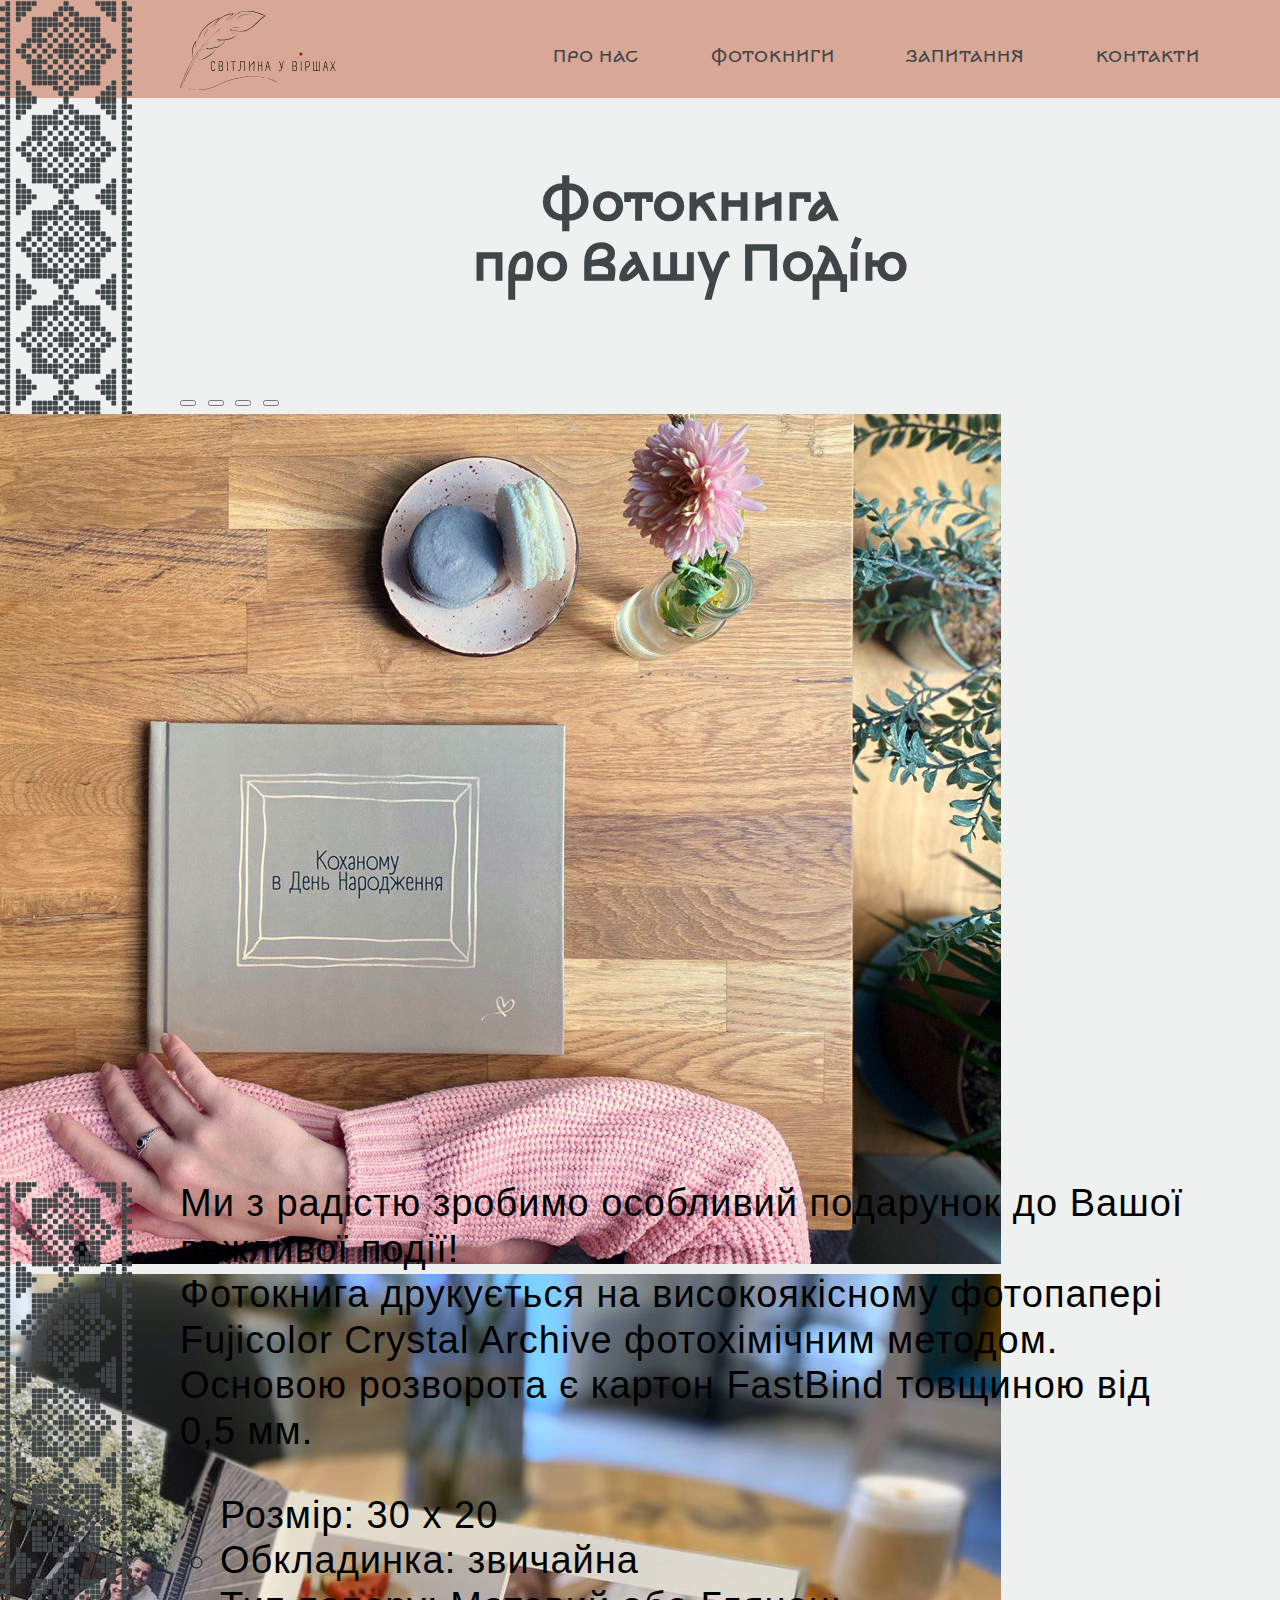
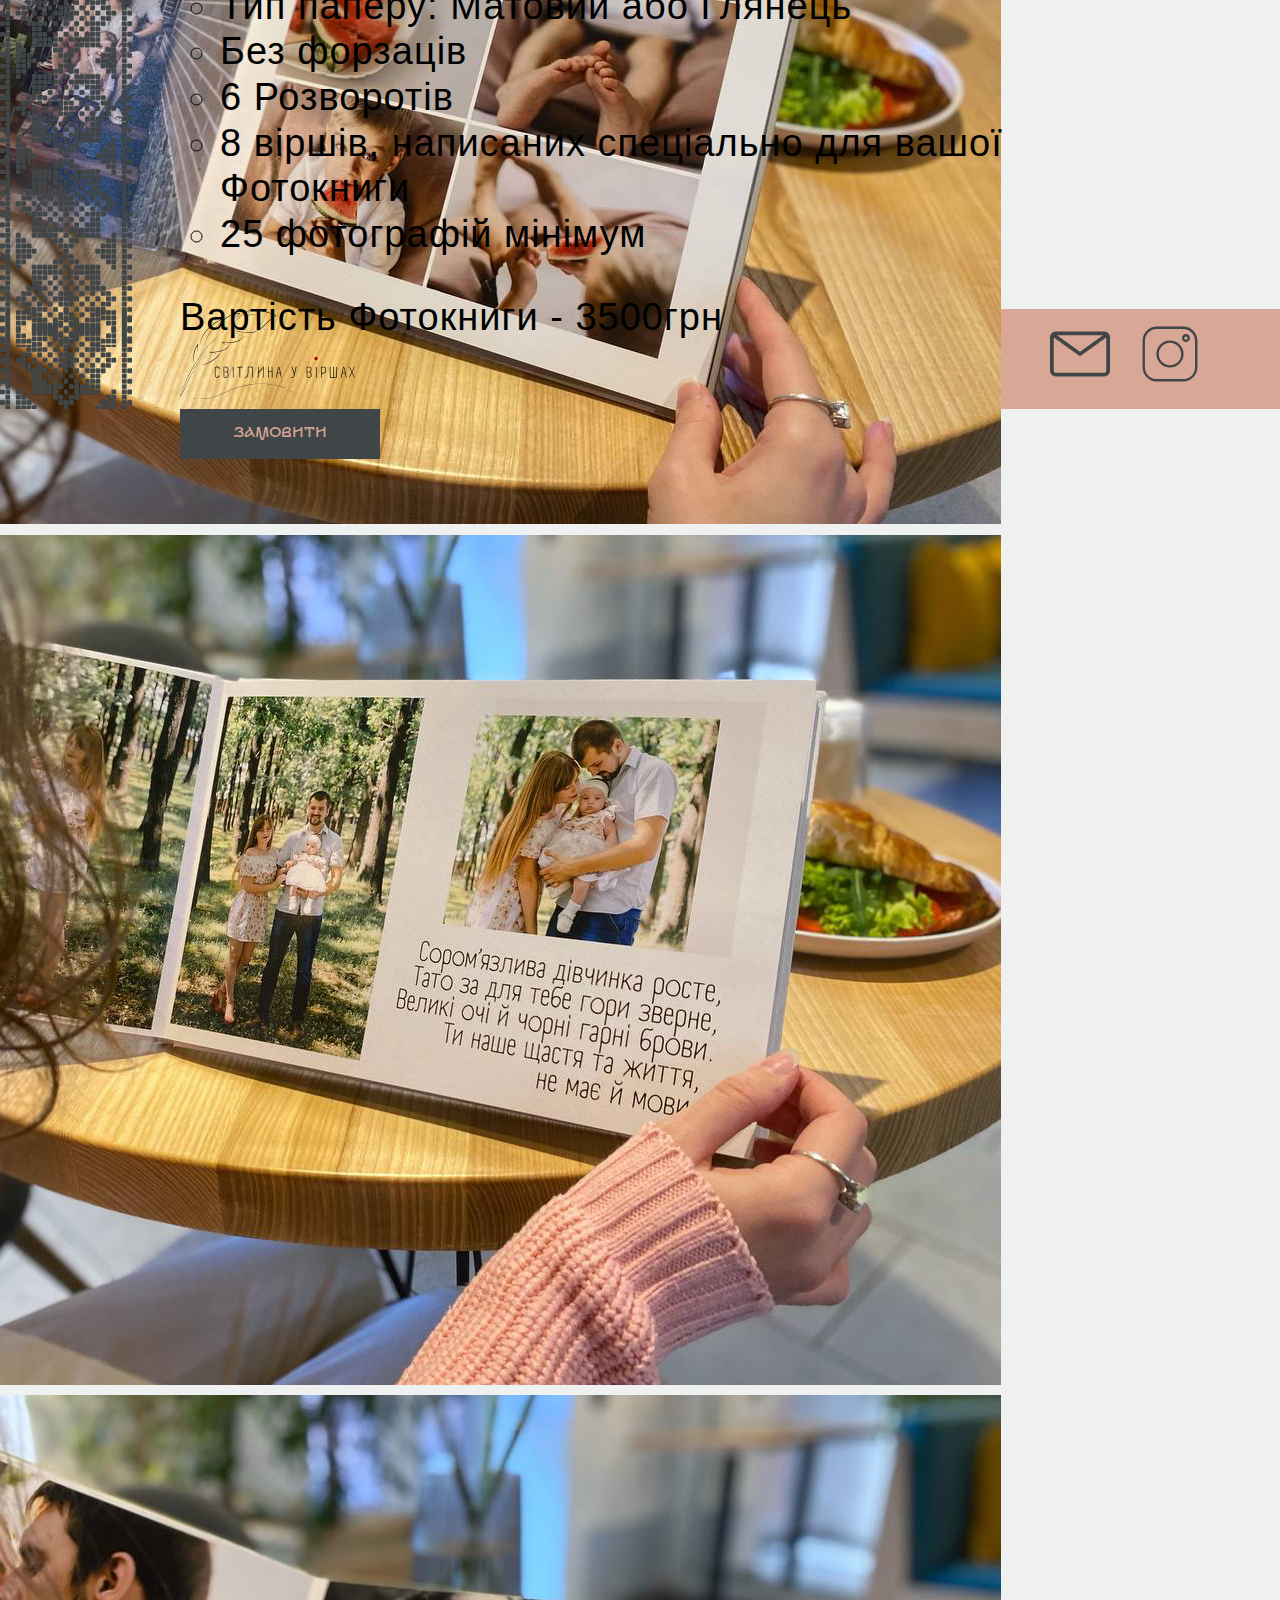
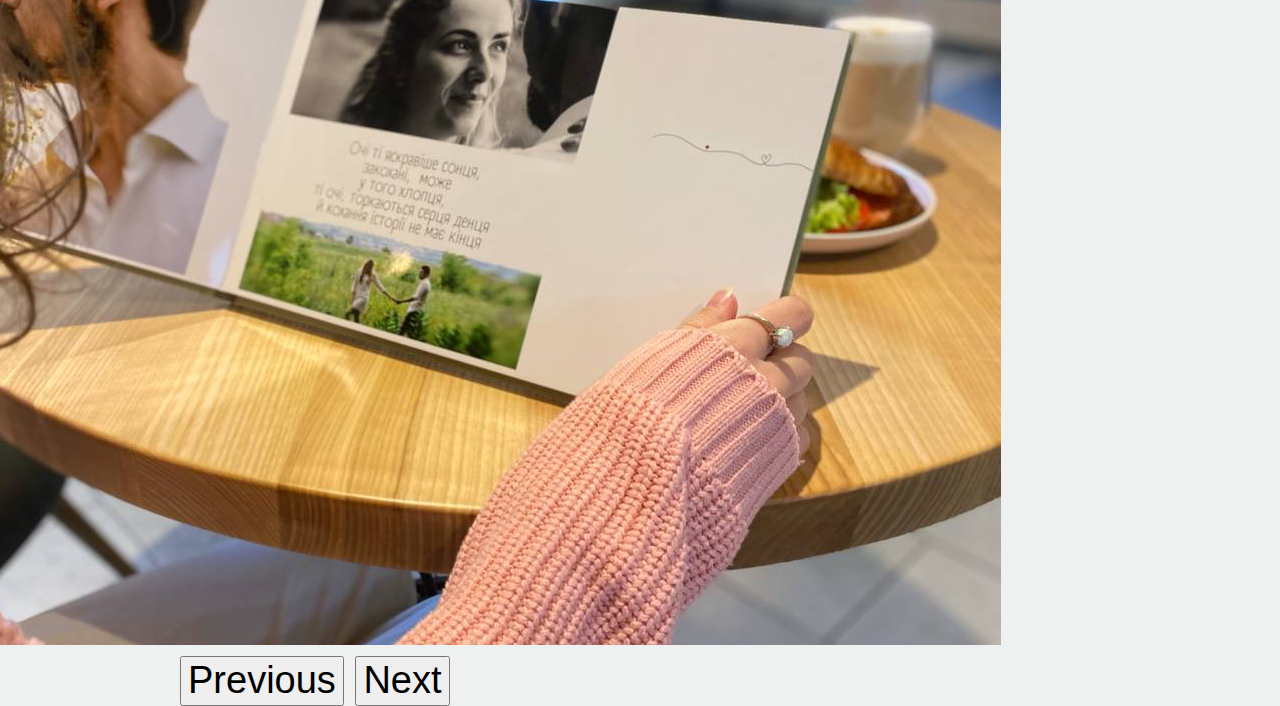
<file: books/other.html>
<!DOCTYPE html>
<html lang="en">
<head>
  <meta charset="UTF-8">
  <meta http-equiv="X-UA-Compatible" content="IE=edge">
  <meta name="viewport" content="width=device-width, initial-scale=1.0">
  <link href="https://fonts.cdnfonts.com/css/a-day-without-sun" rel="stylesheet">
  <link href="https://cdn.jsdelivr.net/npm/bootstrap@5.3.2/dist/css/bootstrap.min.css" rel="stylesheet"
    integrity="sha384-T3c6CoIi6uLrA9TneNEoa7RxnatzjcDSCmG1MXxSR1GAsXEV/Dwwykc2MPK8M2HN" crossorigin="anonymous">
  <script src="https://cdn.jsdelivr.net/npm/bootstrap@5.3.2/dist/js/bootstrap.bundle.min.js"
    integrity="sha384-C6RzsynM9kWDrMNeT87bh95OGNyZPhcTNXj1NW7RuBCsyN/o0jlpcV8Qyq46cDfL" crossorigin="anonymous">
    </script>
    <link rel="stylesheet" href="./book-style.css">
  <title>Світлина у Віршах</title>
  <link rel="shortcut icon" type="image/svg" href="../img/icons/favicon.ico" /></head>
<body class="body">
  <header class="header">
    <div class="header__content">
  
      <div class="ornament header__ornament"></div>
  
      <div class="header__logo">
        <img src="../img/icons/Logo.svg" alt="Logo">
      </div>
  
      <nav class="header__nav">
        <ul class="header__list">
          <li class="header__list-item"><a class="header__list-link" href="../index.html#about_id">Про Нас</a></li>
          <li class="header__list-item"><a class="header__list-link" href="../index.html#books_id">Фотокниги</a></li>
          <li class="header__list-item"><a class="header__list-link" href="../index.html#questions_id">Запитання</a></li>
          <li class="header__list-item"><a class="header__list-link last-link" href="../index.html#contacts_id">Контакти</a></li>
        </ul>
      </nav>
  
      <input type="checkbox" id="checkbox" class="checkbox visuallyHidden">
      <label for="checkbox">
        <div class="hamburger">
          <span class="bar bar1"></span>
          <span class="bar bar2"></span>
          <span class="bar bar3"></span>
          <span class="bar bar4"></span>
        </div>
      </label>
  
    </div>
  </header>

  <section class="slider">
    <div class="slider__content">

      <div class="slider__ornament ornament"></div>

      <div class="slider__carousel">

        <h1 class="slider__title">Фотокнига <br>про Вашу Подію</h1>

        <div id="carouselExampleCaptions" class="carousel slide">
          <div class="carousel-indicators">
            <button type="button" data-bs-target="#carouselExampleCaptions" data-bs-slide-to="0" class="active"
              aria-current="true" aria-label="Slide 1"></button>
            <button type="button" data-bs-target="#carouselExampleCaptions" data-bs-slide-to="1" aria-label="Slide 2"></button>
            <button type="button" data-bs-target="#carouselExampleCaptions" data-bs-slide-to="2" aria-label="Slide 3"></button>
            <button type="button" data-bs-target="#carouselExampleCaptions" data-bs-slide-to="3" aria-label="Slide 4"></button>
            <!-- <button type="button" data-bs-target="#carouselExampleCaptions" data-bs-slide-to="4" aria-label="Slide 5"></button> -->
          </div>
          <div class="carousel-inner">
        
            <div class="carousel-item active">
              <img src="../img/photobooks/General/img-1.jpg" class="d-block w-100" alt="...">
            </div>

            <div class="carousel-item">
              <img src="../img/photobooks/General/img-2.jpg" class="d-block w-100" alt="...">
            </div>

            <div class="carousel-item">
              <img src="../img/photobooks/FirstYear/img3.jpg" class="d-block w-100" alt="...">
            </div>
        
            <div class="carousel-item">
              <img src="../img/photobooks/LoveStory/img3.jpg" class="d-block w-100" alt="...">
            </div>
        
            <!-- <div class="carousel-item">
              <img src="../img/photobooks/album.jpg" class="d-block w-100" alt="...">
            </div> -->
          </div>
          <button class="carousel-control-prev" type="button" data-bs-target="#carouselExampleCaptions" data-bs-slide="prev">
            <span class="carousel-control-prev-icon" aria-hidden="true"></span>
            <span class="visually-hidden">Previous</span>
          </button>
          <button class="carousel-control-next" type="button" data-bs-target="#carouselExampleCaptions" data-bs-slide="next">
            <span class="carousel-control-next-icon" aria-hidden="true"></span>
            <span class="visually-hidden">Next</span>
          </button>
        </div>
      </div>
    </div>
  </section>

  <section class="intro">
    <div class="intro__content">
  
      <div class="ornament intro__ornament"></div>

      <div class="intro__info">

        <!-- <div class="intro__colors">
          <div class="intro__color color-1"></div>
          <div class="intro__color color-2"></div>
          <div class="intro__color color-3"></div>
          <div class="intro__color color-4"></div>
        </div> -->
        
        <p>
          Ми з радістю зробимо особливий подарунок до Вашої важливої події!<br>
          Фотокнига друкується на високоякісному фотопапері Fujicolor Crystal Archive фотохімічним методом.<br>
          Основою розворота є картон FastBind товщиною від 0,5 мм.
        </p>


          <ul class="intro__list">
            <li class="intro__list-item">Розмір: 30 х 20</li>
            <li class="intro__list-item">Обкладинка: звичайна</li>
            <li class="intro__list-item">Тип паперу: Матовий або Глянець</li>
            <li class="intro__list-item">Без форзаців</li>
            <li class="intro__list-item">6 Розворотів</li>
            <li class="intro__list-item">8 віршів, написаних спеціально для вашої Фотокниги</li>
            <li class="intro__list-item">25 фотографій мінімум</li>
          </ul>

          <p class="price">Вартість Фотокниги - 3500грн</p>
        
          <a
            href="https://docs.google.com/forms/d/e/1FAIpQLSfr_bffmgxulrQyxigS8-LlvBNp29y5viiOkdrIyX8r8teeww/viewform?usp=sf_link">
            <button class="intro__btn button">Замовити</button>
          </a>
      </div>
  
  
    </div>
  </section>

  
  <footer class="footer">
    <div class="footer__content">
      <div class="footer__ornament ornament"></div>
  
      <div class="footer__block">
        <div class="footer__logo">
          <img src="../img/icons/Logo.svg" alt="Logo">
        </div>
  
        <!-- <div class="footer__social-icon"><a href="">
                <svg id="Flat" xmlns="http://www.w3.org/2000/svg" viewBox="0 0 256 256">
                  <path
                    d="M228.646,34.7676a11.96514,11.96514,0,0,0-12.21778-2.0752L31.87109,105.19729a11.99915,11.99915,0,0,0,2.03467,22.93457L84,138.15139v61.833a11.8137,11.8137,0,0,0,7.40771,11.08593,12.17148,12.17148,0,0,0,4.66846.94434,11.83219,11.83219,0,0,0,8.40918-3.5459l28.59619-28.59619L175.2749,217.003a11.89844,11.89844,0,0,0,7.88819,3.00195,12.112,12.112,0,0,0,3.72265-.59082,11.89762,11.89762,0,0,0,8.01319-8.73925L232.5127,46.542A11.97177,11.97177,0,0,0,228.646,34.7676ZM32.2749,116.71877a3.86572,3.86572,0,0,1,2.522-4.07617L203.97217,46.18044,87.07227,130.60769,35.47461,120.28811A3.86618,3.86618,0,0,1,32.2749,116.71877Zm66.55322,86.09375A3.99976,3.99976,0,0,1,92,199.9844V143.72048l35.064,30.85669ZM224.71484,44.7549,187.10107,208.88772a4.0003,4.0003,0,0,1-6.5415,2.10937l-86.1543-75.8164,129.66309-93.645A3.80732,3.80732,0,0,1,224.71484,44.7549Z" />
                </svg>
              </a>
            </div> -->
  
        <div class="footer__social-icon">
          <a href="mailto:svitlyna.u.virshah@gmail.com">
            <svg data-name="1-Email" xmlns="http://www.w3.org/2000/svg" viewBox="0 0 32 32">
              <path
                d="M29 4H3a3 3 0 0 0-3 3v18a3 3 0 0 0 3 3h26a3 3 0 0 0 3-3V7a3 3 0 0 0-3-3zm-.72 2L16 14.77 3.72 6zM30 25a1 1 0 0 1-1 1H3a1 1 0 0 1-1-1V7.23l13.42 9.58a1 1 0 0 0 1.16 0L30 7.23z" />
            </svg>
          </a>
        </div>
  
        <div class="footer__social-icon"><a
            href="https://instagram.com/svitlyna_u_virshah?igshid=OGQ5ZDc2ODk2ZA%3D%3D&utm_source=qr">
            <svg height="100%" style="fill-rule:evenodd;clip-rule:evenodd;stroke-linejoin:round;stroke-miterlimit:2;"
              version="1.1" viewBox="0 0 64 64" width="100%" xml:space="preserve" xmlns="http://www.w3.org/2000/svg"
              xmlns:serif="http://www.serif.com/" xmlns:xlink="http://www.w3.org/1999/xlink">
              <g transform="matrix(1,0,0,1,-76,0)">
                <g id="Artboard1" transform="matrix(1,0,0,1,76,0)">
                  <rect height="64" style="fill:none;" width="64" x="0" y="0" />
                  <path
                    d="M61.25,18C61.25,9.583 54.417,2.75 46,2.75L18,2.75C9.583,2.75 2.75,9.583 2.75,18C2.75,18 2.75,46 2.75,46C2.75,54.417 9.583,61.25 18,61.25C18,61.25 46,61.25 46,61.25C54.417,61.25 61.25,54.417 61.25,46C61.25,46 61.25,18 61.25,18ZM58.75,18L58.75,46C58.75,53.037 53.037,58.75 46,58.75L18,58.75C10.963,58.75 5.25,53.037 5.25,46L5.25,18C5.25,10.963 10.963,5.25 18,5.25L46,5.25C53.037,5.25 58.75,10.963 58.75,18Z" />
                  <g transform="matrix(0.779412,0,0,0.779412,-52.1765,7.05882)">
                    <path
                      d="M108,13.396C97.732,13.396 89.396,21.732 89.396,32C89.396,42.268 97.732,50.604 108,50.604C118.268,50.604 126.604,42.268 126.604,32C126.604,21.732 118.268,13.396 108,13.396ZM108,16.604C116.497,16.604 123.396,23.503 123.396,32C123.396,40.497 116.497,47.396 108,47.396C99.503,47.396 92.604,40.497 92.604,32C92.604,23.503 99.503,16.604 108,16.604Z" />
                  </g>
                  <g transform="matrix(0.176471,0,0,0.176471,29.9412,9.35294)">
                    <path
                      d="M108,7.917C94.708,7.917 83.917,18.708 83.917,32C83.917,45.292 94.708,56.083 108,56.083C121.292,56.083 132.083,45.292 132.083,32C132.083,18.708 121.292,7.917 108,7.917ZM108,22.083C113.473,22.083 117.917,26.527 117.917,32C117.917,37.473 113.473,41.917 108,41.917C102.527,41.917 98.083,37.473 98.083,32C98.083,26.527 102.527,22.083 108,22.083Z" />
                  </g>
                </g>
              </g>
            </svg>
          </a>
        </div>
      </div>
    </div>
  </footer>
  <script src="./book-script.js"></script>
</body>
</html>
</file>
<file: css/style.css>
html {
  line-height: 1.15;
  /* 1 */
  -webkit-text-size-adjust: 100%;
  /* 2 */
}

/* Sections
   ========================================================================== */

/**
 * Remove the margin in all browsers.
 */

body {
  margin: 0;
}

/**
 * Render the `main` element consistently in IE.
 */

main {
  display: block;
}

/**
 * Correct the font size and margin on `h1` elements within `section` and
 * `article` contexts in Chrome, Firefox, and Safari.
 */

h1 {
  font-size: 2em;
  margin: 0.67em 0;
}

/* Grouping content
   ========================================================================== */

/**
 * 1. Add the correct box sizing in Firefox.
 * 2. Show the overflow in Edge and IE.
 */

hr {
  box-sizing: content-box;
  /* 1 */
  height: 0;
  /* 1 */
  overflow: visible;
  /* 2 */
}

/**
 * 1. Correct the inheritance and scaling of font size in all browsers.
 * 2. Correct the odd `em` font sizing in all browsers.
 */

pre {
  font-family: monospace, monospace;
  /* 1 */
  font-size: 1em;
  /* 2 */
}

/* Text-level semantics
   ========================================================================== */

/**
 * Remove the gray background on active links in IE 10.
 */

a {
  background-color: transparent;
}

/**
 * 1. Remove the bottom border in Chrome 57-
 * 2. Add the correct text decoration in Chrome, Edge, IE, Opera, and Safari.
 */

abbr[title] {
  border-bottom: none;
  /* 1 */
  text-decoration: underline;
  /* 2 */
  text-decoration: underline dotted;
  /* 2 */
}

/**
 * Add the correct font weight in Chrome, Edge, and Safari.
 */

b,
strong {
  font-weight: bolder;
}

/**
 * 1. Correct the inheritance and scaling of font size in all browsers.
 * 2. Correct the odd `em` font sizing in all browsers.
 */

code,
kbd,
samp {
  font-family: monospace, monospace;
  /* 1 */
  font-size: 1em;
  /* 2 */
}

/**
 * Add the correct font size in all browsers.
 */

small {
  font-size: 80%;
}

/**
 * Prevent `sub` and `sup` elements from affecting the line height in
 * all browsers.
 */

sub,
sup {
  font-size: 75%;
  line-height: 0;
  position: relative;
  vertical-align: baseline;
}

sub {
  bottom: -0.25em;
}

sup {
  top: -0.5em;
}

/* Embedded content
   ========================================================================== */

/**
 * Remove the border on images inside links in IE 10.
 */

img {
  border-style: none;
}

/* Forms
   ========================================================================== */

/**
 * 1. Change the font styles in all browsers.
 * 2. Remove the margin in Firefox and Safari.
 */

button,
input,
optgroup,
select,
textarea {
  font-family: inherit;
  /* 1 */
  font-size: 100%;
  /* 1 */
  line-height: 1.15;
  /* 1 */
  margin: 0;
  /* 2 */
}

/**
 * Show the overflow in IE.
 * 1. Show the overflow in Edge.
 */

button,
input {
  /* 1 */
  overflow: visible;
}

/**
 * Remove the inheritance of text transform in Edge, Firefox, and IE.
 * 1. Remove the inheritance of text transform in Firefox.
 */

button,
select {
  /* 1 */
  text-transform: none;
}

/**
 * Correct the inability to style clickable types in iOS and Safari.
 */

button,
[type="button"],
[type="reset"],
[type="submit"] {
  -webkit-appearance: button;
}

/**
 * Remove the inner border and padding in Firefox.
 */

button::-moz-focus-inner,
[type="button"]::-moz-focus-inner,
[type="reset"]::-moz-focus-inner,
[type="submit"]::-moz-focus-inner {
  border-style: none;
  padding: 0;
}

/**
 * Restore the focus styles unset by the previous rule.
 */

button:-moz-focusring,
[type="button"]:-moz-focusring,
[type="reset"]:-moz-focusring,
[type="submit"]:-moz-focusring {
  outline: 1px dotted ButtonText;
}

/**
 * Correct the padding in Firefox.
 */

fieldset {
  padding: 0.35em 0.75em 0.625em;
}

/**
 * 1. Correct the text wrapping in Edge and IE.
 * 2. Correct the color inheritance from `fieldset` elements in IE.
 * 3. Remove the padding so developers are not caught out when they zero out
 *    `fieldset` elements in all browsers.
 */

legend {
  box-sizing: border-box;
  /* 1 */
  color: inherit;
  /* 2 */
  display: table;
  /* 1 */
  max-width: 100%;
  /* 1 */
  padding: 0;
  /* 3 */
  white-space: normal;
  /* 1 */
}

/**
 * Add the correct vertical alignment in Chrome, Firefox, and Opera.
 */

progress {
  vertical-align: baseline;
}

/**
 * Remove the default vertical scrollbar in IE 10+.
 */

textarea {
  overflow: auto;
}

/**
 * 1. Add the correct box sizing in IE 10.
 * 2. Remove the padding in IE 10.
 */

[type="checkbox"],
[type="radio"] {
  box-sizing: border-box;
  /* 1 */
  padding: 0;
  /* 2 */
}

/**
 * Correct the cursor style of increment and decrement buttons in Chrome.
 */

[type="number"]::-webkit-inner-spin-button,
[type="number"]::-webkit-outer-spin-button {
  height: auto;
}

/**
 * 1. Correct the odd appearance in Chrome and Safari.
 * 2. Correct the outline style in Safari.
 */

[type="search"] {
  -webkit-appearance: textfield;
  /* 1 */
  outline-offset: -2px;
  /* 2 */
}

/**
 * Remove the inner padding in Chrome and Safari on macOS.
 */

[type="search"]::-webkit-search-decoration {
  -webkit-appearance: none;
}

/**
 * 1. Correct the inability to style clickable types in iOS and Safari.
 * 2. Change font properties to `inherit` in Safari.
 */

::-webkit-file-upload-button {
  -webkit-appearance: button;
  /* 1 */
  font: inherit;
  /* 2 */
}

/* Interactive
   ========================================================================== */

/*
 * Add the correct display in Edge, IE 10+, and Firefox.
 */

details {
  display: block;
}

/*
 * Add the correct display in all browsers.
 */

summary {
  display: list-item;
}

/* Misc
   ========================================================================== */

/**
 * Add the correct display in IE 10+.
 */

template {
  display: none;
}

/**
 * Add the correct display in IE 10.
 */

[hidden] {
  display: none;
}

@font-face {
  font-family: 'KyivRegion';
  src: url('../fonts/KyivRegion/KyivRegion-Regular.ttf');
  src: local('../fonts/KyivRegion/KyivRegion'), local('KyivRegion-Regular'),
    url('../fonts/KyivRegion/KyivRegion-Regular.woff2') format('woff2'),
    url('../fonts/KyivRegion/KyivRegion-Regular.woff') format('woff');
  font-weight: normal;
  font-style: normal;
};

html {
  box-sizing: border-box;
  scroll-behavior: smooth;
}

h1,
h2,
h3,
h4 {
  font-family: 'KyivRegion', serif;
}

.body {
  margin: 0 auto;
  width: 100%;
  display: flex;
  flex: 1 1 auto;
  flex-direction: column;
  background-color: #EEF1EF;
  font-size: 38px;
  font-weight: 500;
  line-height: 1.2;
  letter-spacing: 1px;
  font-family: 'A DAY WITHOUT SUN', sans-serif;
  overflow-x: hidden;
}

.button {
  background-color: #404648;
  border: solid 1px transparent;
  color: #D8A795;
  width: 200px;
  height: 50px;
  text-transform: uppercase;
  font-size: 16px;
  font-family: 'KyivRegion', serif;
  transition: all .3s linear;
}

.button:hover {
  border: solid 1px #404648;
  color: #404648;
  border-left: transparent;
  border-right: transparent;
  background-color: transparent;
  cursor: pointer;
}

.title {
  margin-bottom: 20px;
  font-size: 45px;
  line-height: 1;
  color: #404648;
  font-family: 'KyivRegion', serif;
  text-transform: uppercase;
}

.ornament {
  position: absolute;
  top: 0;
  left: 0;
  background-image: url("../img/background/ornament.png");
  background-size: cover;
  background-repeat: no-repeat;
  width: 132px;
}

.color-text {
  color: #D8A795;
}


@media all and (max-width: 1024px) {
  .body {
    font-size: 30px;
    line-height: 35px;
  }
}

@media all and (max-width: 550px) {
  .title {
    font-size: 35px;
    line-height: 40px;
  }
}

@media all and (max-width: 425px) {
  .body {
    font-size: 22px;
    line-height: 1;
    letter-spacing: 1px;
  }

  .title {
    font-size: 20px;
    line-height: 25px;
  }
}

.header {
  box-sizing: border-box;
  width: 100%;
  height: 100px;
  background-color: #D8A795;
}

.header__content {
  position: relative;
  box-sizing: border-box;
  margin: 0 auto;
  display: flex;
  align-items: center;
  padding: 10px 80px 10px 180px;
  max-width: 1440px;
  width: 100%;
}

.header__ornament {
  height: 100px;
}

.header__logo {
  flex-grow: 2;
}

.header__logo img {
  display: inline-block;
  vertical-align: middle;
  width: 160px;
  height: 80px;
}

.header__list {
  list-style: none;
  margin: 0;
  padding: 0;
}

.header__list-item {
  display: inline-block;
  text-transform: uppercase;
}

.header__list-link {
  padding: 10px 30px;
  text-decoration: none;
  color: #404648;
  position: relative;
  overflow: hidden;
  font-family: 'KyivRegion', serif;
  font-size: 18px;
}

.header__list-link::after,
.header__list-link::before {
  content: '';
  width: 70%;
  background-color: transparent;
  position: absolute;
  transition: all .3s linear;
}

.header__list-link::after {
  height: 1px;
  left: 40px;
  bottom: 5px;
}

.header__list-link::before {
  height: 1px;
  right: 40px;
  top: 0;
}

.header__list-link:hover::after,
.header__list-link:hover::before {
  background-color: #404648;
}

.last-link {
  padding-right: 0;
}

.visuallyHidden {
  position: absolute;
  overflow: hidden;
  clip: rect(0 0 0 0);
  height: 1px;
  width: 1px;
  margin: -1px;
  padding: 0;
  border: 0;
}

.container {
  width: 70%;
  margin: 0 auto;
  display: flex;
  justify-content: space-between;
}

.hamburger {
  margin: 0 auto;
  width: 30px;
  height: 30px;
  position: relative;
}

.hamburger .bar {
  padding: 0;
  width: 30px;
  height: 2px;
  border-radius: 2px;
  background-color: #404648;
  display: block;
  transition: all 0.4s ease-in-out;
  position: absolute;
}

.bar1 {
  top: 0;
}

.bar2,
.bar3 {
  top: 13.5px;
}

.bar3 {
  right: 0;
}

.bar4 {
  bottom: 0;
}

.checkbox:checked+label>.hamburger>.bar1 {
  transform: translateX(40px);
  background-color: transparent;
}

.checkbox:checked+label>.hamburger>.bar2 {
  transform: rotate(45deg);
}

.checkbox:checked+label>.hamburger>.bar3 {
  transform: rotate(-45deg);
}

.checkbox:checked+label>.hamburger>.bar4 {
  transform: translateX(-40px);
  background-color: transparent;
}

.checkbox+label {
  display: none;
}

@media all and (max-width: 1120px) {
  .header__list-link {
    padding: 10px;
  }
}

@media all and (max-width: 1024px) {
  .header__content {
    padding: 10px 40px 10px 140px;
  }

  .header__list-link {
    padding: 10px;
  }
}

@media all and (max-width: 910px) {
  .checkbox+label {
    display: block;
  }

  .header__nav {
    background-color: #D8A795;
    width: 100%;
    height: 0;
    position: absolute;
    left: 0;
    top: -800px;
    transition: all linear .3s;
    z-index: 10;
  }

  .header__list {
    display: flex;
    flex-direction: column;
  }

  .header__list-item {
    align-self: center;
    padding: 10px 0;
  }

  .open {
    animation-name: moving;
    animation-duration: .3s;
    top: 99px;
    height: 100vh;
  }

  @keyframes moving {
    0% {
      top: -800px;
    }

    50% {
      top: -450px;
    }

    100% {
      top: 106px;
    }
  }
}

@media all and (max-width: 768px) {
  .header {
    height: 77px;
  }

  .header__ornament {
    width: 100px;
    height: 76px;
  }

  .header__content {
    padding: 4px 20px 4px 120px;
  }

  .header__logo img {
    width: 120px;
    height: 68px;
  }

  .open {
    animation-name: moving;
    animation-duration: .3s;
    top: 76px;
  }

  @keyframes moving {
    0% {
      top: -800px;
    }

    50% {
      top: -450px;
    }

    100% {
      top: 76px;
    }
  }
}

@media all and (max-width: 425px) {
  .header {
    height: 58px;
  }

  .header__content {
    padding: 4px 10px 0 80px;
  }

  .header__ornament {
    width: 75px;
    height: 58px;
  }

  .header__logo img {
    width: 105px;
    height: 50px;
  }

  .open {
    top: 56px;
  }
}

.intro {
  box-sizing: border-box;
  width: 100%;
  height: 766px;
  background-color: #D8A795;
  margin-top: -2px;
}

.intro__ornament {
  height: 766px;
}

.intro__content {
  position: relative;
  box-sizing: border-box;
  margin: 0 auto;
  display: flex;
  align-items: center;
  padding: 80px 80px 0 180px;
  max-width: 1440px;
  width: 100%;
}

.intro__main {
  display: flex;
  align-items: center;
  justify-content: space-between;
  width: 100%;
}

.intro__info {
  width: 50%;
  padding-right: 10px;
}

.intro__img {
  background-image: url("../img/background/img1.png");
  background-size: cover;
  background-repeat: no-repeat;
  background-position: center;
  width: 50%;
  height: 580px;
}

.intro__title {
  margin-bottom: 30px;
  font-size: 45px;
  line-height: 50px;
}

.intro__btn {
  margin-top: 30px;
}

@media all and (max-width: 1024px) {
  .intro__content {
    padding: 100px 40px 100px 140px;
  }
}

@media all and (max-width: 910px) {
  .intro {
    height: 673px;
  }

  .intro__ornament {
    height: 673px;
  }

  .intro__content {
    padding: 70px 40px 70px 140px;
  }

  .intro__img {
    height: 450px;
    width: 45%;
  }
}

@media all and (max-width: 830px) {
  .intro__title {
    font-size: 40px;
    line-height: 45px;
  }
}

@media all and (max-width: 768px) {
  .intro__ornament {
    width: 100px;
  }

  .intro__content {
    padding: 50px 20px 0 120px;
  }
}

@media all and (max-width: 726px) {
  .intro {
    height: 794px;
  }

  .intro__content {
    padding: 50px 20px 0 120px;
  }

  .intro__ornament {
    height: 794px;
    background-repeat: repeat;
  }

  .intro__main {
    flex-direction: column;
  }

  .intro__info {
    width: 100%;
  }

  .intro__title {
    margin-bottom: 16px;
    font-size: 40px;
    line-height: 45px;
  }

  .intro__btn {
    margin-top: 0;
  }

  .intro__img {
    margin-top: 30px;
    height: 310px;
    width: 100%;
    background-position: bottom;
  }
}

@media all and (max-width: 562px) {
  .intro__img {
    height: 220px;
  }
}

@media (max-width: 452px) {
  .intro__content {
  padding: 20px 20px 0 120px;
  }

}

@media all and (max-width: 425px) {
  .intro {
    height: 606px;
  }

  .intro__content {
    padding: 20px 10px 0 90px;
  }

  .intro__ornament {
    width: 75px;
    height: 606px;
  }

  .intro__title {
    font-size: 25px;
    line-height: 30px;
  }

  .intro__img {
    height: 180px;
  }
}

.about {
  box-sizing: border-box;
  width: 100%;
  height: 766px;
  background-color: #EEF1EF;
}

.about__ornament {
  height: 766px;
}

.about__content {
  position: relative;
  box-sizing: border-box;
  margin: 0 auto;
  display: flex;
  align-items: center;
  padding: 150px 80px 0 180px;
  max-width: 1440px;
  width: 100%;
}

.about__block {
  position: relative;
  background-color: #404648;
  width: 100%;
  padding: 100px 50px;
  display: flex;
  align-items: center;
  justify-content: space-between;
}

.about__title {
  color: #D8A795;
}

.about__text {
  color: #EEF1EF;
  padding-right: 50px;
}

.about__text:last-of-type {
  width: fit-content;
  margin-bottom: 0;
  margin-left: auto;
}


@media all and (max-width: 1024px) {
  .about__content {
    padding: 180px 40px 0 140px;
  }
}


@media all and (max-width: 845px) {
  .about__block {
    padding: 100px 20px;
  }


  .about__text {
    padding: 0;
  }
}

@media all and (max-width: 768px) {
  .about {
    height: 655px;
  }

  .about__ornament {
    width: 100px;
    height: 655px;
  }

  .about__content {
    padding: 115px 20px 0 120px;
  }

  .about__block {
    padding: 60px 20px;
  }
}

@media (max-width: 649px) {
  .about__content {
  padding: 90px 20px 0 120px;
  }
}

@media all and (max-width: 590px) {
  .about__content {
    padding: 115px 20px 0 120px;
  }

}

@media all and (max-width: 529px) {
  .about__content {
    padding: 75px 20px 0 120px;
  }
}

@media all and (max-width: 475px) {
  .about__content {
    padding: 55px 20px 0 120px;
  }
}

@media all and (max-width: 435px) {
  .about__content {
    padding: 25px 20px 0 120px;
  }
}

@media all and (max-width: 425px) {
  .about {
    height: 379px;
  }

  .about__content {
    padding: 55px 10px 0 90px;
  }

  .about__block {
    padding: 30px 20px;
  }

  .about__ornament {
    width: 75px;
    height: 379px;
  }

  .about__title {
    margin-top: 0;
  }

  .about__text {
    font-size: 18px;
  }

}

@media all and (max-width: 405px) {
  .about__title {
    font-size: 25px;
    line-height: 30px;
  }

}

@media (max-width: 335px) { 
  .about__content {
  padding: 30px 10px 0 90px;
  }
}

@media all and (max-width: 329px) {
  .about__content {
    padding: 40px 10px 0 90px;
  }
}

.why {
  box-sizing: border-box;
  width: 100%;
  height: 767px;
  background-color: #EEF1EF;
}

.why__ornament {
  height: 767px;
}

.why__content {
  position: relative;
  box-sizing: border-box;
  margin: 0 auto;
  display: flex;
  align-items: center;
  padding: 50px 80px 0 180px;
  max-width: 1440px;
  width: 100%;
}

.why__block {
  text-align: center;
}

.why__grid {
  display: grid;
  margin: 50px auto;
  grid-template-columns: repeat(2, 1fr);
  gap: 20px;
}

.why__grid-item {
  background-color: #D8A795;
  padding: 20px;
}

.why__grid-icon {
  margin: 0 auto 20px;
  background-repeat: no-repeat;
  width: 60px;
  height: 70px;
}

.why__icon1 {
  background-image: url("../img/icons/why/icon1.png");
}

.why__icon2 {
  background-image: url("../img/icons/why/icon2.png");
}

.why__icon3 {
  background-image: url("../img/icons/why/icon3.png");
}

.why__icon4 {
  background-image: url("../img/icons/why/icon4.png");
}

@media all and (max-width: 1024px) {
  .why__content {
    padding: 50px 40px 0 140px;
  }
}

@media all and (max-width: 850px) {
  .why__grid {
    gap: 10px;
  }
}

@media all and (max-width: 768px) {
  .why {
    height: 722px;
  }

  .why__ornament {
    width: 100px;
    height: 722px;
  }

  .why__content {
    padding: 15px 20px 0 120px;
  }
}

@media all and (max-width: 645px) {
  .why__content {
    padding: 0 20px 0 120px;
  }

  .why__grid-item {
    padding: 10px;
  }

  .why__grid-text {
    margin: 0;
  }
}

@media (max-width: 595px) {
  .why__content {
  padding: 40px 20px 0 120px;
  }
}

@media all and (max-width: 580px) {
  .why__content {
    padding: 50px 20px 0 120px;
  }

  .why__grid {
    display: block;
    margin: 0;
  }

  .why__grid-icon {
    margin: 0;
    margin-right: 5px;
  }

  .why__grid-item {
    display: flex;
    align-items: center;
    margin-bottom: 10px;
  }

  .why__grid-text {
    width: 70%;
  }
}

@media all and (max-width: 425px) {
  .why {
    height: 547px;
  }

  .why__content {
    padding: 40px 10px 0 90px;
  }

  .why__ornament {
    width: 75px;
    height: 547px;
  }
}

@media all and (max-width: 350px) {
  .why {
    height: 606px;
  }

  

  .why__ornament {
    width: 75px;
    height: 606px;
  }
}

.books {
  box-sizing: border-box;
  background-color: #EEF1EF;
  width: 100%;
  height: 860px;
}

.books__ornament {
  height: 860px;
}

.books__content {
  text-align: center;
  position: relative;
  box-sizing: border-box;
  margin: 0 auto;
  display: flex;
  align-items: center;
  padding: 60px 80px 0 180px;
  max-width: 1440px;
  width: 100%;
}

.books__link {
  color: #EEF1EF;
  text-decoration: none;
}

.books__link:hover {
  color: #D8A795;
}

.carousel {
  margin-top: 70px;
}

.carousel-inner {
  width: 80%;
  left: 50%;
  transform: translateX(-50%);
}

.carousel-control-next-icon {
  background-color: #fff;
  background-image: url("data:image/svg+xml,%3Csvg xmlns='http://www.w3.org/2000/svg' width='24' height='24' fill='%23404648'%3E%3Cpath d='M7.293 4.707 14.586 12l-7.293 7.293 1.414 1.414L17.414 12 8.707 3.293 7.293 4.707z'/%3E%3C/svg%3E");
}

.carousel-control-prev-icon {
  background-color: #fff;
  background-image: url("data:image/svg+xml,%3Csvg xmlns='http://www.w3.org/2000/svg' width='24' height='24' fill='%23404648'%3E%3Cpath d='M7.293 4.707 14.586 12l-7.293 7.293 1.414 1.414L17.414 12 8.707 3.293 7.293 4.707z'/%3E%3C/svg%3E");
  transform: rotate(180deg);
}

.carousel-caption {
  background-color: rgba(64, 70, 72, 0.7);
  top: 1.25rem;
  height: 80px;
}

.carousel-caption h5 {
  font-size: 38px;
}

@media all and (max-width: 1200px) {
  .carousel-inner {
    width: 100%;
  }
}

@media all and (max-width: 1037px) {
  .books__content {
    padding: 115px 80px 0 180px;
  }
}

@media all and (max-width: 1024px) {
  .books__content {
    padding: 30px 40px 0 140px;
  }
}

@media all and (max-width: 950px) {
  .books {
    height: 768px;
  }

  .books__ornament {
    height: 768px;
  }
}

@media all and (max-width: 790px) {
  .books__content {
    padding: 65px 40px 0 140px;
  }
}

@media all and (max-width: 768px) {
  .books {
    height: 722px;
  }

  .books__ornament {
    width: 100px;
    height: 722px;
  }

  .books__content {
    padding: 45px 20px 0 120px;
  }
}

@media all and (max-width: 630px) {
  .books__ornament {
    width: 100px;
  }

  .books__content {
    padding: 45px 20px 0 120px;
  }
}

@media all and (max-width: 580px) {
  .books__ornament {
    width: 100px;
  }

  .books__content {
    padding: 45px 20px 0 120px;
  }

  .carousel-caption h5 {
    font-size: 28px;
  }

    .carousel-caption {
      padding-top: 0.28rem;
      top: 1.25rem;
      height: 46px;
    }
}

@media all and (max-width: 455px) {
  .books__content {
    padding: 90px 20px 0 120px;
  }

  .carousel-indicators {
    margin-bottom: 0;
  }

  .carousel-caption {
    padding-top: 0.3rem;
    top: 0.28rem;
    height: 28px;
  }

  .carousel-caption h5 {
    font-size: 14px;
  }
}

@media all and (max-width: 449px) {
  .books__content {
    padding: 90px 20px 0 120px;
  }
}

@media all and (max-width: 425px) {
  .books {
    height: 547px;
  }

  .books__content {
    padding: 15px 10px 0 90px;
  }

  .books__ornament {
    width: 75px;
    height: 547px;
  }
}

@media all and (max-width: 380px) {
  .books__title {
    margin: 0;
  }

  .carousel {
    margin-top: 30px;
  }
}

@media all and (max-width: 333px) {
  .books__content {
    padding: 60px 10px 0 90px;
  }
}

.how {
  box-sizing: border-box;
  width: 100%;
  height: 769px;
  background-color: #EEF1EF;
}

.how__ornament {
  height: 769px;
}

.how__content {
  color: #EEF1EF;
  position: relative;
  box-sizing: border-box;
  margin: 0 auto;
  display: flex;
  align-items: center;
  padding: 195px 80px 0 180px;
  max-width: 1440px;
  width: 100%;
}

.how__block {
  text-align: center;
  width: 100%;
}

.how__grid {
  width: 100%;
  display: grid;
  margin: 50px auto;
  grid-template-columns: repeat(4, 1fr);
  gap: 15px;
}

.how__grid-frame {
  border: solid 1px #D8A795;
  padding: 5px;
  width: 100%;
  height: 100%;
  display: flex;
  align-items: center;
  justify-content: center;
}

.how__grid-frame p {
  padding: 10px;
  margin: 0;
}

.how__grid-item {
  text-align: left;
  background-color: #404648;
  padding: 20px;
}

.romNumber {
  font-family: 'KyivRegion';
}

@media all and (max-width: 1430px) {
  .how__grid {
    width: 100%;
    display: grid;
    margin: 50px auto;
    grid-template-columns: repeat(2, 1fr);
    gap: 15px;
  }
}

@media all and (max-width: 1310px) {
  .how {
    height: 673px;
  }

  .how__ornament {
    height: 673px;
  }

  .how__content {
    padding: 90px 80px 0 180px;
  }
}

@media all and (max-width: 1024px) {
  .how {
    height: 577px;
  }

  .how__ornament {
    height: 577px;
  }

  .how__content {
    padding: 0 40px 0 140px;
  }
}

@media all and (max-width: 768px) {
  .how {
    height: 722px;
  }

  .how__ornament {
    width: 100px;
    height: 722px;
  }

  .how__content {
    padding: 0 20px 0 120px;
  }
}

@media all and (max-width: 635px) {
  .how__block {
    margin-top: -80px;
  }

  .how__grid {
    grid-template-columns: repeat(1, 1fr);
    gap: 10px;
  }

  .how__grid-item {
    text-align: center;
  }
}

@media all and (max-width: 520px) {
  .how__block {
    margin-top: -100px;
  }
}

@media all and (max-width: 480px) {
  .how__block {
    margin-top: -140px;
  }
}

@media all and (max-width: 425px) {
  .how {
    height: 547px;
  }

  .how__content {
    padding: 0 10px 0 90px;
  }

  .how__ornament {
    width: 75px;
    height: 547px;
  }

  .how__block {
    margin-top: -110px;
  }
}

@media all and (max-width: 397px) {
  .how__block {
    margin-top: -130px;
  }
}

@media all and (max-width: 380px) {
  .how {
    height: 492px;
  }

  .how__ornament {
    height: 492px;
  }

  .how__block {
    margin-top: -160px;
  }

  .how__title {
    margin: 0;
  }

  .how__grid-item {
    padding: 10px;
  }
}

.questions {
  box-sizing: border-box;
  width: 100%;
  height: 865px;
  background-color: #D8A795;
}

.questions__ornament {
  height: 865px;
}

.questions__content {
  position: relative;
  box-sizing: border-box;
  margin: 0 auto;
  display: flex;
  align-items: center;
  padding: 100px 80px 0 180px;
  max-width: 1440px;
  width: 100%;
}

.questions__info {
  width: 100%;
}

.questions__block {
  margin-top: 50px;
}

.questions__list-item {
  background-color: #D8A795;
  border: none;
  margin: 10px 0;
  border-radius: 0;
}

.questions__btn {
  font-size: 20px;
  font-weight: 600;
  background-color: #D8A795;
  color: #404648;
  border: none;
  outline: none;
  box-shadow: none;
  border-radius: 0;
}

.questions__btn:hover {
  cursor: pointer;
  background-color: rgba(238, 241, 239, 0.5);
  outline: none;
}

.accordion-button:not(.collapsed) {
  color: #404648;
  outline: none;
  background-color: rgba(238, 241, 239, 0.5);
  border: none;
  box-shadow: none;
}

.accordion-button:focus {
  border: none;
  box-shadow: none;
}

.accordion .accordion-item .accordion-button {
  border-radius: 0px;
}

@media all and (max-width: 1024px) {
  .questions__content {
    padding: 100px 40px 0 140px;
  }
}

@media all and (max-width: 930px) {
  .questions__content {
    padding: 50px 40px 0 140px;
  }
}

@media all and (max-width: 768px) {
  .questions {
    height: 802px;
  }

  .questions__ornament {
    width: 100px;
    height: 802px;
  }

  .questions__content {
    padding: 50px 20px 0 120px;
  }
}

@media all and (max-width: 531px) {
  .accordion-body {
    font-size: 24px;
    line-height: 1;
  }

  .questions__list-item {
    margin: 0;
  }

  .questions____btn {
    font-size: 18px;
  }
}

@media all and (max-width: 425px) {
  .questions {
    height: 597px;
  }

  .questions__content {
    padding: 20px 10px 0 90px;
  }

  .questions__ornament {
    width: 75px;
    height: 597px;
  }

  .questions__title {
    margin: 10px 0;
  }

  .questions__btn {
    font-size: 14px;
  }
}

.background {
  display: none;
}

.colored {
  background-color: #D8A795;
}

@media all and (max-width: 677px) {
  .background {
    margin-top: -1px;
    display: block;
    width: 100%;
    height: 150px;
  }

  .background__content {
    height: 150px;
    position: relative;
  }

  .background__ornament {
    width: 100px;
    height: 150px;
  }
}

@media all and (max-width: 425px) {
  .background {
    display: block;
    width: 100%;
    height: 221px;
  }

  .background__content {
    height: 221px;
    position: relative;
  }

  .background__ornament {
    width: 75px;
    height: 221px;
  }
}

.contacts {
  box-sizing: border-box;
  width: 100%;
  height: 1050px;
  background-color: #EEF1EF;
}

.contacts__ornament {
  height: 1050px;
}

.contacts__content {
  color: #EEF1EF;
  position: relative;
  box-sizing: border-box;
  margin: 0 auto;
  display: flex;
  align-items: center;
  padding: 130px 80px 0 180px;
  max-width: 1440px;
  width: 100%;
}

.contacts__block {
  display: flex;
  width: 100%;
  align-items: center;
  justify-content: space-between;
}

.contacts__info {
  width: 50%;
  display: flex;
  flex-direction: column;
  align-items: center;
}

.contacts__form {
  display: flex;
  flex-direction: column;
  width: 100%;
}

.contacts__input {
  margin: 20px 0;
  height: 45px;
  padding-left: 10px;
  background-color: transparent;
  border: none;
  border-bottom: solid 2px #D8A795;
  outline: none;
  color: #404648;
}

.contacts__input::placeholder {
  font-family: 'A DAY WITHOUT SUN', serif;
}

.contacts__input:last-of-type {
  border: solid 2px #D8A795;
  height: 100px;
}

.contacts__btn {
  margin-top: 10px;
  width: 100%;
  height: 40px;
}

.contacts__img {
  right: 0;
  width: 45%;
  height: 720px;
  background-image: url("../img/background/img2.png");
  background-repeat: no-repeat;
  background-size: cover;
  background-position: center;
}

input[type='checkbox'] {
  margin-right: 10px;
  width: 20px;
  height: 20px;
}

label {
  display: flex;
  align-items: center;
  color: #404648;
}

.background-contacts {
  display: none;
}

@media all and (max-width: 768px) {
  .background-contacts {
    margin-top: -1px;
    display: block;
    width: 100%;
    height: 220px;
  }

  .background-contacts__content {
    height: 220px;
    position: relative;
  }

  .background-contacts__ornament {
    width: 100px;
    height: 220px;
  }
}

@media all and (max-width: 425px) {
  .background-contacts {
    display: block;
    width: 100%;
    height: 277px;
  }

  .background-contacts__content {
    height: 277px;
    position: relative;
  }

  .background-contacts__ornament {
    width: 75px;
    height: 277px;
  }
}

@media all and (max-width: 1024px) {
  .contacts__content {
    padding: 120px 40px 0 140px;
  }
}

@media all and (max-width: 940px) {
  .contacts__content {
    padding: 80px 40px 0 140px;
  }

  .contacts__block {
    flex-direction: column;
  }

  .contacts__info {
    width: 100%;
  }

  .contacts__btn {
    margin: 0;
  }

  .contacts__img {
    margin-top: 20px;
    width: 100%;
    height: 250px;
    background-position: bottom;
  }
}

@media all and (max-width: 768px) {
  .contacts {
    height: 802px;
  }

  .contacts__title {
    margin: 0;
  }

  .contacts__ornament {
    width: 100px;
    height: 802px;
  }

  .contacts__content {
    padding: 90px 20px 0 120px;
  }

  .contacts__input:last-of-type {
    height: 65px;
  }

  .contacts__img {
    height: 222px;
    width: 100%;
  }
}

@media all and (max-width: 677px) {
  .contacts__img {
    height: 250px;
  }

  .contacts__content {
    padding: 50px 20px 0 120px;
  }
}

@media all and (max-width: 425px) {
  .contacts {
    height: 603px;
  }

  .contacts__content {
    padding: 50px 10px 0 90px;
  }

  .contacts__ornament {
    width: 75px;
    height: 603px;
  }
}

.arrowUp {
  position: fixed;
  z-index: 10;
  right: 50px;
  bottom: 75px;
  width: 80px;
  height: 80px;
  background-color: #404648;
  overflow: hidden;
  opacity: 0;
}

.arrowUp__element {
  position: relative;
  width: 22px;
  top: 50%;
  left: 50%;
  transform: translate(-50%, -50%);
}

.arrowUp__element::before {
  content: '';
  background-color: #D8A795;
  display: inline-block;
  width: 3px;
  height: 30px;
  transform: rotate(40deg);
}

.arrowUp__element::after {
  content: '';
  background-color: #D8A795;
  display: inline-block;
  position: relative;
  left: 15px;
  width: 3px;
  height: 30px;
  transform: rotate(-40deg);
}

.arrowUp:hover {
  cursor: pointer;
}

.arrowUp:hover .arrowUp__element {
  animation: jumpInfinite 1s infinite;
}

@keyframes jumpInfinite {
  0% {
    top: 50%;
  }

  50% {
    top: 40%;
  }

  100% {
    top: 55%;
  }
}

@keyframes animShowArrow {
  50% {
    opacity: 0;
    width: 0;
  }

  100% {
    opacity: 0.9;
    width: 80px;
    right: 30px;
  }
}

.showArrow {
  animation: animShowArrow 0.7s linear forwards;
}

@media all and (max-width: 570px) {
  @keyframes animShowArrow {
    50% {
      opacity: 0;
      width: 0;
    }

    100% {
      opacity: 0.9;
      width: 50px;
      height: 50px;
      right: 20px;
      bottom: 60px;
    }
  }
}

.dark-background {
  background-color: #404648;
  opacity: .9;
  position: fixed;
  top: 0;
  bottom: 0;
  right: 0;
  left: 0;
  z-index: 5;
  display: none;
}

.alert {
  overflow: hidden;
  display: none;
  height: fit-content;
  position: fixed;
  width: 70%;
  top: 50%;
  left: 50%;
  transform: translate(-50%, -50%);
  z-index: 12;
  color: #D8A795;
}

.alert__wrapper {
  margin: 20px;
  position: relative;
}

.alert__title ,
.error__title {
  max-width: 100%;
  margin: 60px auto 20px;
  font-size: 30px;
  line-height: 35px;
  padding: 0 10px;
  text-align: center;
  text-transform: uppercase;
  color: #D8A795;
}


.showAlert {
  display: block;
}


@media all and (max-width: 900px) {
  .alert__title,
  .error__title {
    margin: 30px auto 20px;
  }
}

@media all and (max-width: 768px) {
  .alert {
    width: 90%;
  }
}

@media all and (max-width: 425px) {
  .alert__title,
    .error__title {
      
      font-size: 20px;
      line-height: 25px;
    }
}

.alert__title_hide,
.error__title_hide {
  display: none;
}

.spinner__hide {
  display: none;
}

.showDarkBackground {
  display: block;
}


.footer {
  box-sizing: border-box;
  width: 100%;
  height: 100px;
  background-color: #D8A795;
}

.footer__content {
  position: relative;
  box-sizing: border-box;
  margin: 0 auto;
  display: flex;
  align-items: center;
  padding: 0 80px 0 180px;
  height: 100%;
  max-width: 1440px;
  width: 100%;
}

.footer__ornament {
  height: 100px;
}

.footer__block {
  max-width: 1440px;
  width: 100%;
  display: flex;
  flex: 1 1 auto;
  align-items: center;
}

.footer__logo {
  flex-grow: 2;
}

.footer__logo img {
  width: 180px;
  height: 90px;
}

.footer__social-icon svg {
  width: 60px;
}

.footer__social-icon a {
  display: inline-block;
  width: 60px;
  height: 60px;
}

.footer__social-icon:last-of-type {
  margin-left: 30px;
}

.footer__social-icon svg {
  fill: #404648;
  transition: all linear .3s;
}

.footer__social-icon svg:hover {
  fill: #EEF1EF;
}

@media all and (max-width: 1024px) {
  .footer__content {
    padding: 0 40px 0 140px;
  }
}

@media all and (max-width: 768px) {
  .footer {
    height: 77px;
  }

  .footer__ornament {
    width: 100px;
    height: 77px;
  }

  .footer__content {
    padding: 0 20px 0 120px;
  }

  .footer__logo img {
    width: 130px;
    height: 67px;
  }

  .footer__social-icon svg {
    width: 40px;
  }

  .footer__social-icon a {
    width: 40px;
    height: 40px;
  }

  .footer__social-icon:last-of-type {
    margin-left: 20px;
  }
}

@media all and (max-width: 425px) {
  .footer {
    height: 57px;
  }

  .footer__content {
    padding: 0 10px 0 90px;
  }

  .footer__ornament {
    width: 75px;
    height: 57px;
  }

  .footer__logo img {
    width: 95px;
    height: 47px;
  }

  .footer__social-icon:last-of-type {
    margin-left: 10px;
  }
}
</file>
<file: books/book-style.css>
html {
  line-height: 1.15;
  /* 1 */
  -webkit-text-size-adjust: 100%;
  /* 2 */
}

/* Sections
   ========================================================================== */

/**
 * Remove the margin in all browsers.
 */

body {
  margin: 0;
}

/**
 * Render the `main` element consistently in IE.
 */

main {
  display: block;
}

/**
 * Correct the font size and margin on `h1` elements within `section` and
 * `article` contexts in Chrome, Firefox, and Safari.
 */

h1 {
  font-size: 2em;
  margin: 0.67em 0;
}

/* Grouping content
   ========================================================================== */

/**
 * 1. Add the correct box sizing in Firefox.
 * 2. Show the overflow in Edge and IE.
 */

hr {
  box-sizing: content-box;
  /* 1 */
  height: 0;
  /* 1 */
  overflow: visible;
  /* 2 */
}

/**
 * 1. Correct the inheritance and scaling of font size in all browsers.
 * 2. Correct the odd `em` font sizing in all browsers.
 */

pre {
  font-family: monospace, monospace;
  /* 1 */
  font-size: 1em;
  /* 2 */
}

/* Text-level semantics
   ========================================================================== */

/**
 * Remove the gray background on active links in IE 10.
 */

a {
  background-color: transparent;
}

/**
 * 1. Remove the bottom border in Chrome 57-
 * 2. Add the correct text decoration in Chrome, Edge, IE, Opera, and Safari.
 */

abbr[title] {
  border-bottom: none;
  /* 1 */
  text-decoration: underline;
  /* 2 */
  text-decoration: underline dotted;
  /* 2 */
}

/**
 * Add the correct font weight in Chrome, Edge, and Safari.
 */

b,
strong {
  font-weight: bolder;
}

/**
 * 1. Correct the inheritance and scaling of font size in all browsers.
 * 2. Correct the odd `em` font sizing in all browsers.
 */

code,
kbd,
samp {
  font-family: monospace, monospace;
  /* 1 */
  font-size: 1em;
  /* 2 */
}

/**
 * Add the correct font size in all browsers.
 */

small {
  font-size: 80%;
}

/**
 * Prevent `sub` and `sup` elements from affecting the line height in
 * all browsers.
 */

sub,
sup {
  font-size: 75%;
  line-height: 0;
  position: relative;
  vertical-align: baseline;
}

sub {
  bottom: -0.25em;
}

sup {
  top: -0.5em;
}

/* Embedded content
   ========================================================================== */

/**
 * Remove the border on images inside links in IE 10.
 */

img {
  border-style: none;
}

/* Forms
   ========================================================================== */

/**
 * 1. Change the font styles in all browsers.
 * 2. Remove the margin in Firefox and Safari.
 */

button,
input,
optgroup,
select,
textarea {
  font-family: inherit;
  /* 1 */
  font-size: 100%;
  /* 1 */
  line-height: 1.15;
  /* 1 */
  margin: 0;
  /* 2 */
}

/**
 * Show the overflow in IE.
 * 1. Show the overflow in Edge.
 */

button,
input {
  /* 1 */
  overflow: visible;
}

/**
 * Remove the inheritance of text transform in Edge, Firefox, and IE.
 * 1. Remove the inheritance of text transform in Firefox.
 */

button,
select {
  /* 1 */
  text-transform: none;
}

/**
 * Correct the inability to style clickable types in iOS and Safari.
 */

button,
[type="button"],
[type="reset"],
[type="submit"] {
  -webkit-appearance: button;
}

/**
 * Remove the inner border and padding in Firefox.
 */

button::-moz-focus-inner,
[type="button"]::-moz-focus-inner,
[type="reset"]::-moz-focus-inner,
[type="submit"]::-moz-focus-inner {
  border-style: none;
  padding: 0;
}

/**
 * Restore the focus styles unset by the previous rule.
 */

button:-moz-focusring,
[type="button"]:-moz-focusring,
[type="reset"]:-moz-focusring,
[type="submit"]:-moz-focusring {
  outline: 1px dotted ButtonText;
}

/**
 * Correct the padding in Firefox.
 */

fieldset {
  padding: 0.35em 0.75em 0.625em;
}

/**
 * 1. Correct the text wrapping in Edge and IE.
 * 2. Correct the color inheritance from `fieldset` elements in IE.
 * 3. Remove the padding so developers are not caught out when they zero out
 *    `fieldset` elements in all browsers.
 */

legend {
  box-sizing: border-box;
  /* 1 */
  color: inherit;
  /* 2 */
  display: table;
  /* 1 */
  max-width: 100%;
  /* 1 */
  padding: 0;
  /* 3 */
  white-space: normal;
  /* 1 */
}

/**
 * Add the correct vertical alignment in Chrome, Firefox, and Opera.
 */

progress {
  vertical-align: baseline;
}

/**
 * Remove the default vertical scrollbar in IE 10+.
 */

textarea {
  overflow: auto;
}

/**
 * 1. Add the correct box sizing in IE 10.
 * 2. Remove the padding in IE 10.
 */

[type="checkbox"],
[type="radio"] {
  box-sizing: border-box;
  /* 1 */
  padding: 0;
  /* 2 */
}

/**
 * Correct the cursor style of increment and decrement buttons in Chrome.
 */

[type="number"]::-webkit-inner-spin-button,
[type="number"]::-webkit-outer-spin-button {
  height: auto;
}

/**
 * 1. Correct the odd appearance in Chrome and Safari.
 * 2. Correct the outline style in Safari.
 */

[type="search"] {
  -webkit-appearance: textfield;
  /* 1 */
  outline-offset: -2px;
  /* 2 */
}

/**
 * Remove the inner padding in Chrome and Safari on macOS.
 */

[type="search"]::-webkit-search-decoration {
  -webkit-appearance: none;
}

/**
 * 1. Correct the inability to style clickable types in iOS and Safari.
 * 2. Change font properties to `inherit` in Safari.
 */

::-webkit-file-upload-button {
  -webkit-appearance: button;
  /* 1 */
  font: inherit;
  /* 2 */
}

/* Interactive
   ========================================================================== */

/*
 * Add the correct display in Edge, IE 10+, and Firefox.
 */

details {
  display: block;
}

/*
 * Add the correct display in all browsers.
 */

summary {
  display: list-item;
}

/* Misc
   ========================================================================== */

/**
 * Add the correct display in IE 10+.
 */

template {
  display: none;
}

/**
 * Add the correct display in IE 10.
 */

[hidden] {
  display: none;
}

@font-face {
  font-family: 'KyivRegion';
  src: url('../fonts/KyivRegion/KyivRegion-Regular.ttf');
  src: local('../fonts/KyivRegion/KyivRegion'), local('KyivRegion-Regular'),
    url('../fonts/KyivRegion/KyivRegion-Regular.woff2') format('woff2'),
    url('../fonts/KyivRegion/KyivRegion-Regular.woff') format('woff');
  font-weight: normal;
  font-style: normal;
}

;

html {
  box-sizing: border-box;
  scroll-behavior: smooth;
}

h1,
h2,
h3,
h4 {
  font-family: 'KyivRegion', serif;
}

.body {
  margin: 0 auto;
  width: 100%;
  display: flex;
  flex: 1 1 auto;
  flex-direction: column;
  background-color: #EEF1EF;
  font-size: 38px;
  font-weight: 500;
  line-height: 1.2;
  letter-spacing: 1px;
  font-family: 'A DAY WITHOUT SUN', sans-serif;
  overflow-x: hidden;
}

.button {
  background-color: #404648;
  border: solid 1px transparent;
  color: #D8A795;
  width: 200px;
  height: 50px;
  text-transform: uppercase;
  font-size: 16px;
  font-family: 'KyivRegion', serif;
  transition: all .3s linear;
}

.button:hover {
  border: solid 1px #404648;
  color: #404648;
  border-left: transparent;
  border-right: transparent;
  background-color: transparent;
  cursor: pointer;
}

.title {
  margin-bottom: 20px;
  font-size: 45px;
  line-height: 1;
  color: #404648;
  font-family: 'KyivRegion', serif;
  text-transform: uppercase;
}

.ornament {
  position: absolute;
  top: 0;
  left: 0;
  background-image: url("../img/background/ornament.png");
  background-size: cover;
  background-repeat: no-repeat;
  width: 132px;
}

.color-text {
  color: #D8A795;
}

@media all and (max-width: 1024px) {
  .body {
    font-size: 30px;
    line-height: 35px;
  }
}

@media all and (max-width: 550px) {
  .title {
    font-size: 35px;
    line-height: 40px;
  }
}

@media all and (max-width: 425px) {
  .body {
    font-size: 22px;
    line-height: 1;
    letter-spacing: 1px;
  }

  .title {
    font-size: 20px;
    line-height: 25px;
  }
}

.header {
  box-sizing: border-box;
  width: 100%;
  height: 100px;
  background-color: #D8A795;
}

.header__content {
  position: relative;
  box-sizing: border-box;
  margin: 0 auto;
  display: flex;
  align-items: center;
  padding: 10px 80px 10px 180px;
  max-width: 1440px;
  width: 100%;
}

.header__ornament {
  height: 100px;
}

.header__logo {
  flex-grow: 2;
}

.header__logo img {
  display: inline-block;
  vertical-align: middle;
  width: 160px;
  height: 80px;
}

.header__list {
  list-style: none;
  margin: 0;
  padding: 0;
}

.header__list-item {
  display: inline-block;
  text-transform: uppercase;
}

.header__list-link {
  padding: 10px 30px;
  text-decoration: none;
  color: #404648;
  position: relative;
  overflow: hidden;
  font-family: 'KyivRegion', serif;
  font-size: 18px;
}

.header__list-link::after,
.header__list-link::before {
  content: '';
  width: 70%;
  background-color: transparent;
  position: absolute;
  transition: all .3s linear;
}

.header__list-link::after {
  height: 1px;
  left: 40px;
  bottom: 5px;
}

.header__list-link::before {
  height: 1px;
  right: 40px;
  top: 0;
}

.header__list-link:hover::after,
.header__list-link:hover::before {
  background-color: #404648;
}

.last-link {
  padding-right: 0;
}

.visuallyHidden {
  position: absolute;
  overflow: hidden;
  clip: rect(0 0 0 0);
  height: 1px;
  width: 1px;
  margin: -1px;
  padding: 0;
  border: 0;
}

.container {
  width: 70%;
  margin: 0 auto;
  display: flex;
  justify-content: space-between;
}

.hamburger {
  margin: 0 auto;
  width: 30px;
  height: 30px;
  position: relative;
}

.hamburger .bar {
  padding: 0;
  width: 30px;
  height: 2px;
  border-radius: 2px;
  background-color: #404648;
  display: block;
  transition: all 0.4s ease-in-out;
  position: absolute;
}

.bar1 {
  top: 0;
}

.bar2,
.bar3 {
  top: 13.5px;
}

.bar3 {
  right: 0;
}

.bar4 {
  bottom: 0;
}

.checkbox:checked+label>.hamburger>.bar1 {
  transform: translateX(40px);
  background-color: transparent;
}

.checkbox:checked+label>.hamburger>.bar2 {
  transform: rotate(45deg);
}

.checkbox:checked+label>.hamburger>.bar3 {
  transform: rotate(-45deg);
}

.checkbox:checked+label>.hamburger>.bar4 {
  transform: translateX(-40px);
  background-color: transparent;
}

.checkbox+label {
  display: none;
}

@media all and (max-width: 1120px) {
  .header__list-link {
    padding: 10px;
  }
}

@media all and (max-width: 1024px) {
  .header__content {
    padding: 10px 40px 10px 140px;
  }

  .header__list-link {
    padding: 10px;
  }
}

@media all and (max-width: 910px) {
  .checkbox+label {
    display: block;
  }

  .header__nav {
    background-color: #D8A795;
    width: 100%;
    height: 0;
    position: absolute;
    left: 0;
    top: -800px;
    transition: all linear .3s;
    z-index: 10;
  }

  .header__list {
    display: flex;
    flex-direction: column;
  }

  .header__list-item {
    align-self: center;
    padding: 10px 0;
  }

  .open {
    animation-name: moving;
    animation-duration: .3s;
    top: 96px;
    height: 100vh;
  }

  @keyframes moving {
    0% {
      top: -800px;
    }

    50% {
      top: -450px;
    }

    100% {
      top: 106px;
    }
  }
}

@media all and (max-width: 768px) {
  .header {
    height: 77px;
  }

  .header__ornament {
    width: 100px;
    height: 76px;
  }

  .header__content {
    padding: 4px 20px 4px 120px;
  }

  .header__logo img {
    width: 120px;
    height: 68px;
  }

  .open {
    animation-name: moving;
    animation-duration: .3s;
    top: 74px;
  }

  @keyframes moving {
    0% {
      top: -800px;
    }

    50% {
      top: -450px;
    }

    100% {
      top: 76px;
    }
  }
}

@media all and (max-width: 425px) {
  .header {
    height: 58px;
  }

  .header__content {
    padding: 4px 10px 0 80px;
  }

  .header__ornament {
    width: 75px;
    height: 58px;
  }

  .header__logo img {
    width: 105px;
    height: 50px;
  }

  .open {
    top: 54px;
  }
}

/* ============================================ */

.slider {
  box-sizing: border-box;
  width: 100%;
  height: 1047px;
  background-color: #EEF1EF;
  margin-top: -2px;
}

.slider__ornament {
  height: 1047px;
}

.slider__content {
  position: relative;
  box-sizing: border-box;
  margin: 0 auto;
  padding: 80px 80px 0 180px;
  max-width: 1440px;
  width: 100%;
}

.slider__slider {
  width: 100%;
  padding-left: 10px;
}

.slider__title {
  text-align: center;
  color: #404648;
  margin-top: 0;
  margin-bottom: 30px;
  font-size: 55px;
  line-height: 60px;
}

.intro {
  box-sizing: border-box;
  width: 100%;
  height: 766px;
  background-color: #EEF1EF;
  margin-top: -2px;
}

.intro__ornament {
  height: 766px;
}

.intro__content {
  position: relative;
  box-sizing: border-box;
  margin: 0 auto;
  padding: 0 80px 0 180px;
  max-width: 1440px;
  width: 100%;
}

.intro__list {
  list-style-type:circle;
}

.intro__colors {
  margin: 0 auto 40px;
  width: fit-content;
  display: flex;
  align-items: center;
  background-color: #fff;
}

.intro__color {
  width: 70px;
  height: 70px;
  border-radius: 50%;
  margin: 10px 20px;
}

.family__color-1 {
  background-color: #cfb18f;
}

.family__color-2 {
  background-color: #ada5a3;
}

.family__color-3 {
  background-color: #fff1d5;
}

.family__color-4 {
  background-color: #eaeeef;
}

.firstyear__color-1 {
  background-color: #f2f2ea;
}

.firstyear__color-2 {
  background-color: #bfbfc9;
}

.firstyear__color-3 {
  background-color: #d7c9bc;
}

.firstyear__color-4 {
  background-color: #dccfbf;
}

.birthday__color-1 {
  background-color: #957f67;
}

.birthday__color-2 {
  background-color: #e8cfb0;
}

.birthday__color-3 {
  background-color: #d2d4d1;
}

.birthday__color-4 {
  background-color: #c4a169;
}

.lovestory__color-1 {
  background-color: #a2a173;
}

.lovestory__color-2 {
  background-color: #dccfbe;
}

.lovestory__color-3 {
  background-color: #e5e5e3;
}

.lovestory__color-4 {
  background-color: #f1f0ec;
}

.intro__info {
  width: 100%;
}

.intro__btn {
  margin-top: 30px;
}

.price {
  
}

@media all and (max-width: 1024px) {
  .intro__content {
    padding: 100px 40px 100px 140px;
  }

  .slider {
    height: 863px;
  }

  .slider__content {
    padding: 120px 80px 0 180px;
  }

  .slider__ornament {
    height: 863px;
  }
}

@media all and (max-width: 910px) {
  .intro {
    height: 653px;
  }

  .intro__ornament {
    height: 653px;
  }

  .intro__content {
    padding: 0 40px 70px 140px;
  }

  .intro__img {
    height: 450px;
    width: 45%;
  }
}

@media all and (max-width: 830px) {
  .intro__title {
    font-size: 40px;
    line-height: 45px;
  }
}

@media all and (max-width: 768px) {
  .intro__ornament {
    width: 100px;
  }

  .intro__content {
    padding: 0 20px 0 120px;
  }

  .slider {
    height: 727px;
  }

  .slider__ornament {
    width: 100px;
    height: 727px;
  }
  
  .slider__content {
    padding: 60px 20px 0 120px;
  }
}

@media all and (max-width: 726px) {

  .slider {
    height: 652px;
  }

  .slider__ornament {
    height: 652px;
  }

  .intro__info {
    width: 100%;
  }

  .slider__title {
    font-size: 40px;
    line-height: 45px;
  }

  .intro__btn {
    margin-top: 0;
  }
}

@media all and (max-width: 590px) {
  .slider__content {
      padding: 130px 20px 0 120px;
    }

  .intro__color {
    width: 40px;
    height: 40px;
    margin: 0 10px;
  }
}

@media (max-width: 490px) {
  .slider {
    height: 654px;
  }

  .slider__ornament {
  width: 100px;
  height: 654px;
  }
}

@media all and (max-width: 425px) {
  .intro {
    height: 491px;
  }

  .intro__content {
    padding: 20px 10px 0 90px;
  }

  .intro__ornament {
    width: 75px;
    height: 491px;
  }

  .slider {
    height: 491px;
  }
  
  .slider__content {
    padding: 80px 10px 0 90px;
  }
  
  .slider__ornament {
    width: 75px;
    height: 491px;
  }

  .slider__title {
    font-size: 25px;
    line-height: 30px;
  }
}

@media (max-width: 381px) {
  .slider {
    height: 383px;
  }
  .slider__ornament {
  height: 383px;
  }

  .intro {
    height: 547px;
  }
  
  .intro__ornament {
    height: 547px;
  }

  .intro__color {
    margin: 0 5px;
    width: 30px;
    height: 30px;
  }
}

.carousel {
  margin-top: 70px;
}

.carousel-inner {
  width: 90%;
  left: 50%;
  transform: translateX(-50%);
}

.carousel-control-next-icon {
    background-color: #fff;
  background-image: url("data:image/svg+xml,%3Csvg xmlns='http://www.w3.org/2000/svg' width='24' height='24' fill='%23404648'%3E%3Cpath d='M7.293 4.707 14.586 12l-7.293 7.293 1.414 1.414L17.414 12 8.707 3.293 7.293 4.707z'/%3E%3C/svg%3E");
}

.carousel-control-prev-icon {
    background-color: #fff;
  background-image: url("data:image/svg+xml,%3Csvg xmlns='http://www.w3.org/2000/svg' width='24' height='24' fill='%23404648'%3E%3Cpath d='M7.293 4.707 14.586 12l-7.293 7.293 1.414 1.414L17.414 12 8.707 3.293 7.293 4.707z'/%3E%3C/svg%3E");
  transform: rotate(180deg);
}


@media all and (max-width: 1200px) {
  .carousel-inner {
    width: 100%;
  }
}

@media all and (max-width: 455px) {

  .carousel-indicators {
    margin-bottom: 0;
  }
}

@media all and (max-width: 380px) {  
  .carousel {
    margin-top: 30px;
  }
}



.footer {
  box-sizing: border-box;
  width: 100%;
  height: 100px;
  background-color: #D8A795;
}

.footer__content {
  position: relative;
  box-sizing: border-box;
  margin: 0 auto;
  display: flex;
  align-items: center;
  padding: 0 80px 0 180px;
  height: 100%;
  max-width: 1440px;
  width: 100%;
}

.footer__ornament {
  height: 100px;
}

.footer__block {
  max-width: 1440px;
  width: 100%;
  display: flex;
  flex: 1 1 auto;
  align-items: center;
}

.footer__logo {
  flex-grow: 2;
}

.footer__logo img {
  width: 180px;
  height: 90px;
}

.footer__social-icon svg {
  width: 60px;
}

.footer__social-icon a {
  display: inline-block;
  width: 60px;
  height: 60px;
}

.footer__social-icon:last-of-type {
  margin-left: 30px;
}

.footer__social-icon svg {
  fill: #404648;
  transition: all linear .3s;
}

.footer__social-icon svg:hover {
  fill: #EEF1EF;
}

@media all and (max-width: 1024px) {
  .footer__content {
    padding: 0 40px 0 140px;
  }
}

@media all and (max-width: 768px) {
  .footer {
    height: 77px;
  }

  .footer__ornament {
    width: 100px;
    height: 77px;
  }

  .footer__content {
    padding: 0 20px 0 120px;
  }

  .footer__logo img {
    width: 130px;
    height: 67px;
  }

  .footer__social-icon svg {
    width: 40px;
  }

  .footer__social-icon a {
    width: 40px;
    height: 40px;
  }

  .footer__social-icon:last-of-type {
    margin-left: 20px;
  }
}

@media all and (max-width: 425px) {
  .footer {
    height: 57px;
  }

  .footer__content {
    padding: 0 10px 0 90px;
  }

  .footer__ornament {
    width: 75px;
    height: 57px;
  }

  .footer__logo img {
    width: 95px;
    height: 47px;
  }

  .footer__social-icon:last-of-type {
    margin-left: 10px;
  }
}
</file>
